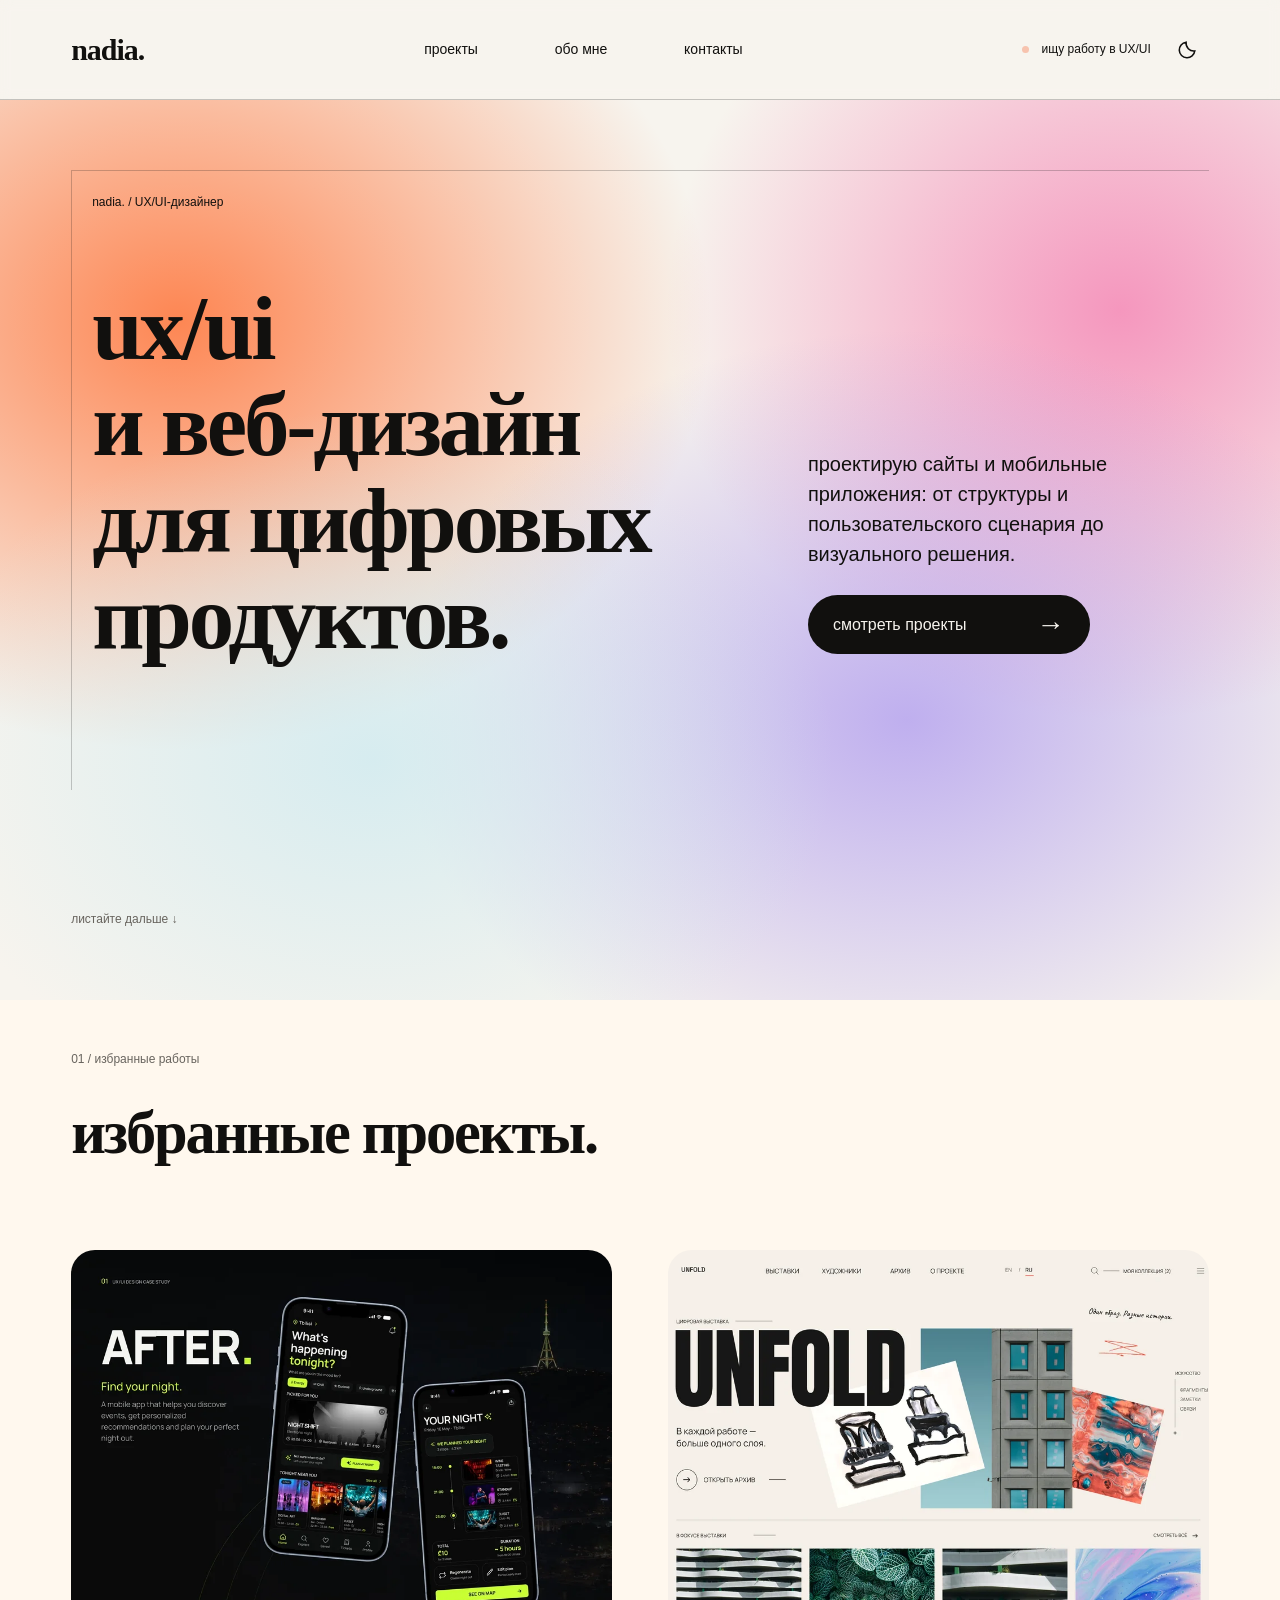
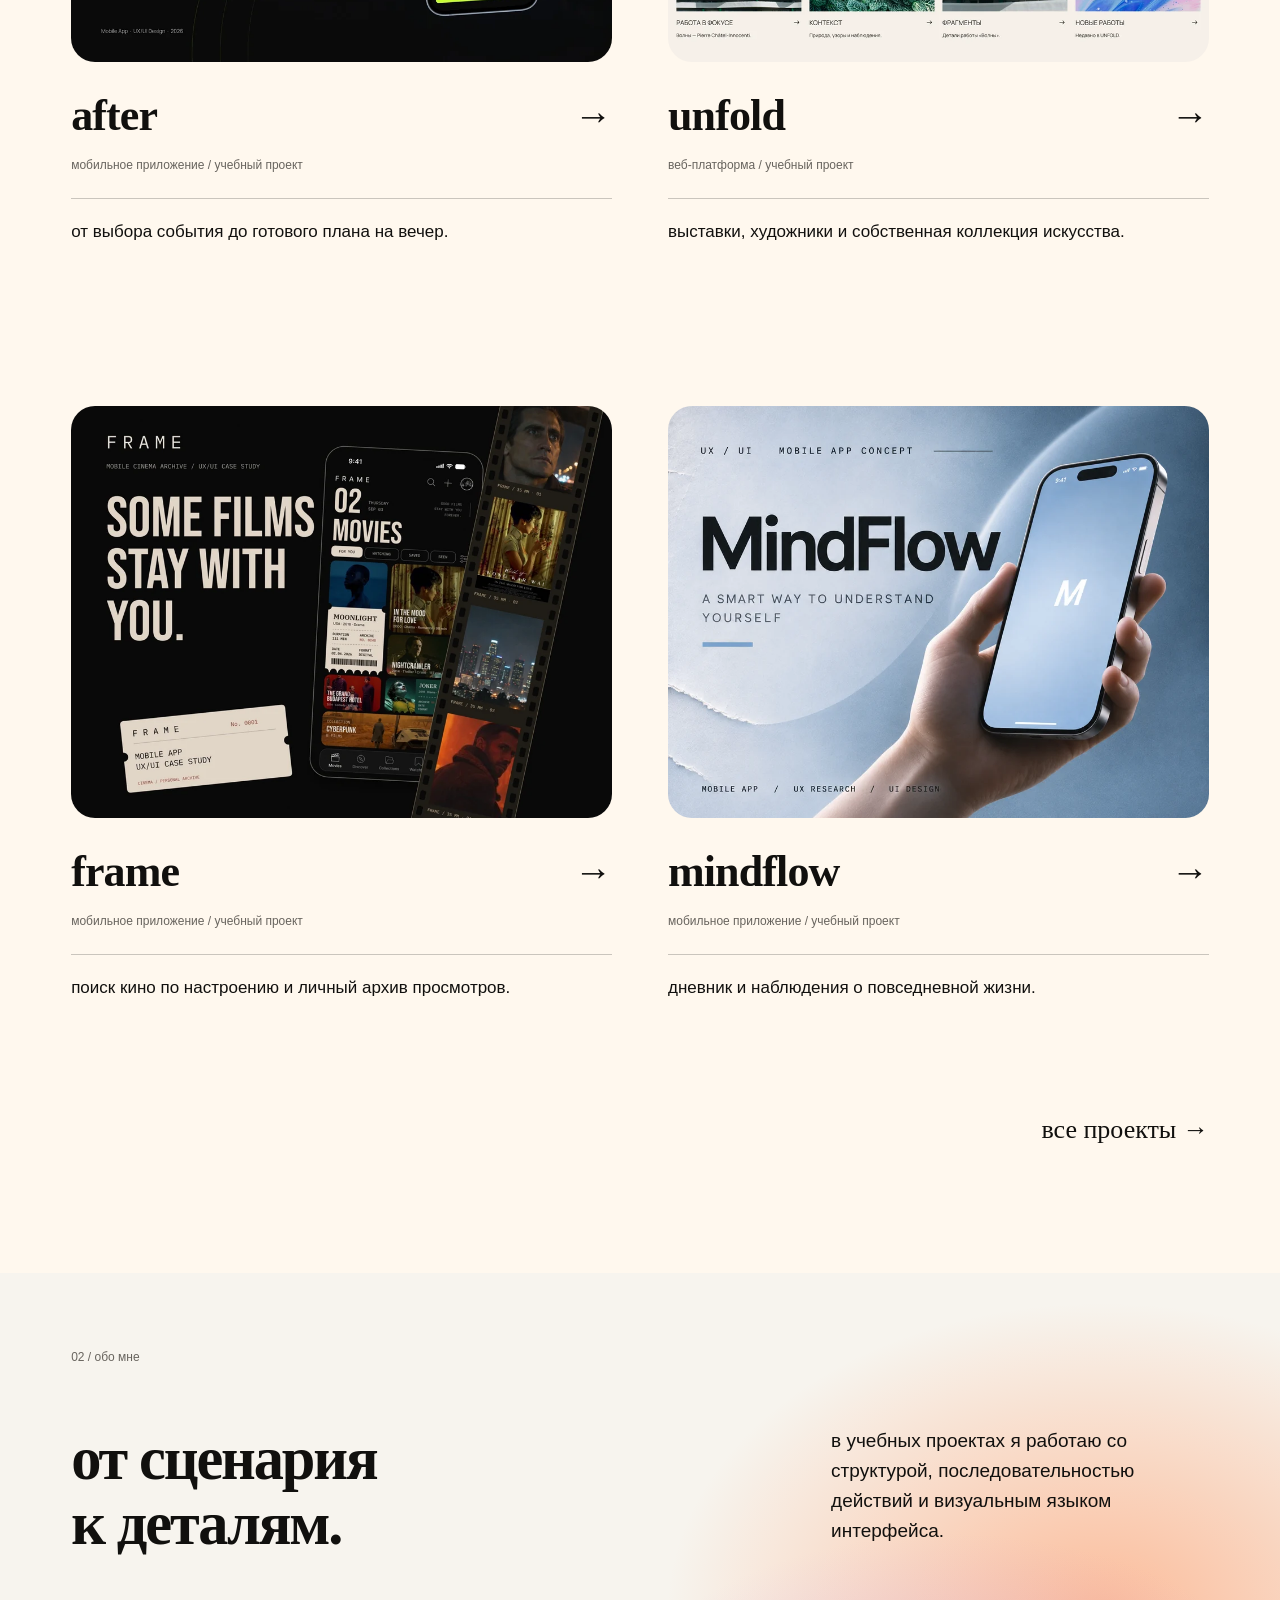
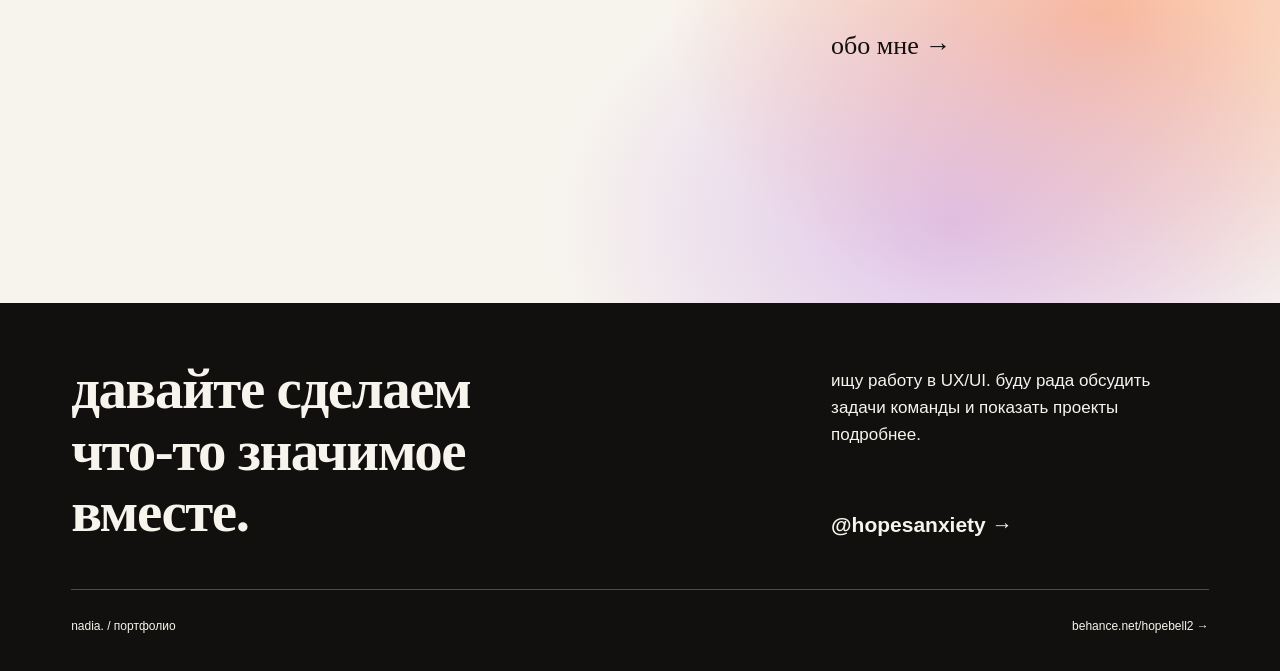
<file: index.html>
<!doctype html><html lang="ru"><head><meta charset="utf-8"><meta name="viewport" content="width=device-width, initial-scale=1"><meta name="description" content="Портфолио UX/UI-дизайнера: учебные проекты сайтов и мобильных приложений."><meta name="theme-color" content="#f7f4ee"><title>UX/UI и веб-дизайн для цифровых продуктов — nadia.</title><link rel="icon" href="favicon.svg?v=20261114ah" type="image/svg+xml"><script src="theme.js?v=20261114ah"></script><link rel="stylesheet" href="style.css?v=20261114ah"><script src="app.js?v=20261114ah" defer></script></head><body data-page="index"><a class="skip" href="#main">Перейти к содержанию</a><header class="site-header"><div class="header-inner"><a class="brand" href="index.html?v=20261114ah" aria-label="nadia. — главная">nadia.</a><nav aria-label="Основная навигация"><a href="projects.html?v=20261114ah" >проекты</a><a href="about.html?v=20261114ah" >обо мне</a><a href="contact.html?v=20261114ah" >контакты</a></nav><div class="header-actions"><a class="status" href="contact.html?v=20261114ah"><span aria-hidden="true"></span>ищу работу в UX/UI</a><button class="theme-toggle" type="button" aria-label="Включить тёмную тему" aria-pressed="false" title="Включить тёмную тему" disabled><svg class="theme-moon" viewBox="0 0 24 24" fill="none" stroke="currentColor" stroke-width="1.7" aria-hidden="true"><path d="M20.5 13A8.5 8.5 0 0 1 11 3.5 8.5 8.5 0 1 0 20.5 13Z"/></svg><svg class="theme-sun" viewBox="0 0 24 24" fill="none" stroke="currentColor" stroke-width="1.7" aria-hidden="true"><circle cx="12" cy="12" r="4"/><path d="M12 2v2m0 16v2M2 12h2m16 0h2M5 5l1.5 1.5m11 11L19 19M5 19l1.5-1.5m11-11L19 5"/></svg></button></div></div></header><main id="main"><section class="home-hero glow"><div class="hero-frame"><p class="eyebrow">nadia. / UX/UI-дизайнер</p><div class="hero-grid"><h1>ux/ui<br>и веб-дизайн<br>для цифровых<br>продуктов.</h1><div class="hero-intro"><p>проектирую сайты и мобильные приложения: от структуры и пользовательского сценария до визуального решения.</p><div class="project-cta"><a class="pill" href="#selected">смотреть проекты<span class="link-arrow" aria-hidden="true">→</span></a></div></div></div></div><a class="scroll-cue" href="#selected">листайте дальше ↓</a></section><section class="selected content" id="selected"><p class="eyebrow">01 / избранные работы</p><h2 data-reveal>избранные проекты.</h2><div class="project-grid"><div class="project-entry project-entry--left" data-reveal><a class="project-card" href="after.html?v=20261114ah"><img src="assets/after-cover-960.webp" srcset="assets/after-cover-480.webp 480w, assets/after-cover-960.webp 960w, assets/after-cover-1600.webp 1600w" sizes="(max-width: 700px) 92vw, (max-width: 1100px) 45vw, 612px" width="1600" height="1222" alt="AFTER — от выбора события до готового плана на вечер." loading="eager" decoding="async" fetchpriority="high"><div class="card-title"><h3>after</h3><span class="link-arrow" aria-hidden="true">→</span></div><p class="eyebrow">мобильное приложение / учебный проект</p><p class="card-desc">от выбора события до готового плана на вечер.</p></a></div><div class="project-entry project-entry--right" data-reveal><a class="project-card" href="unfold.html?v=20261114ah"><img src="assets/unfold-cover-r2-960.webp" srcset="assets/unfold-cover-r2-480.webp 480w, assets/unfold-cover-r2-960.webp 960w, assets/unfold-cover-r2-1600.webp 1600w" sizes="(max-width: 700px) 92vw, (max-width: 1100px) 45vw, 612px" width="2560" height="1941" alt="UNFOLD — выставки, художники и собственная коллекция искусства." loading="lazy" decoding="async"><div class="card-title"><h3>unfold</h3><span class="link-arrow" aria-hidden="true">→</span></div><p class="eyebrow">веб-платформа / учебный проект</p><p class="card-desc">выставки, художники и собственная коллекция искусства.</p></a></div><div class="project-entry project-entry--left" data-reveal><a class="project-card" href="frame.html?v=20261114ah"><img src="assets/frame-cover-r2-960.webp" srcset="assets/frame-cover-r2-480.webp 480w, assets/frame-cover-r2-960.webp 960w, assets/frame-cover-r2-1600.webp 1600w" sizes="(max-width: 700px) 92vw, (max-width: 1100px) 45vw, 612px" width="1600" height="1213" alt="FRAME — поиск кино по настроению и личный архив просмотров." loading="lazy" decoding="async"><div class="card-title"><h3>frame</h3><span class="link-arrow" aria-hidden="true">→</span></div><p class="eyebrow">мобильное приложение / учебный проект</p><p class="card-desc">поиск кино по настроению и личный архив просмотров.</p></a></div><div class="project-entry project-entry--right" data-reveal><a class="project-card" href="mindflow.html?v=20261114ah"><img src="assets/mindflow-cover-960.webp" srcset="assets/mindflow-cover-480.webp 480w, assets/mindflow-cover-960.webp 960w, assets/mindflow-cover-1418.webp 1418w" sizes="(max-width: 700px) 92vw, (max-width: 1100px) 45vw, 612px" width="1418" height="1109" alt="MINDFLOW — дневник и наблюдения о повседневной жизни." loading="lazy" decoding="async"><div class="card-title"><h3>mindflow</h3><span class="link-arrow" aria-hidden="true">→</span></div><p class="eyebrow">мобильное приложение / учебный проект</p><p class="card-desc">дневник и наблюдения о повседневной жизни.</p></a></div></div><a class="text-link all-projects" href="projects.html?v=20261114ah">все проекты <span class="link-arrow" aria-hidden="true">→</span></a></section><section class="about-strip content glow-soft"><p class="eyebrow">02 / обо мне</p><div class="split"><h2 data-reveal>от сценария<br>к деталям.</h2><div><p>в учебных проектах я работаю со структурой, последовательностью действий и визуальным языком интерфейса.</p><a class="text-link" href="about.html?v=20261114ah">обо мне <span class="link-arrow" aria-hidden="true">→</span></a></div></div></section></main><footer class="footer"><div class="footer-grid"><h2>давайте сделаем<br>что-то значимое<br>вместе.</h2><div><p>ищу работу в UX/UI. буду рада обсудить задачи команды и показать проекты подробнее.</p><a class="telegram" href="https://t.me/hopesanxiety">@hopesanxiety <span class="link-arrow" aria-hidden="true">→</span></a></div></div><div class="footer-bottom"><span>nadia. / портфолио</span><a href="https://www.behance.net/hopebell2">behance.net/hopebell2 <span class="link-arrow" aria-hidden="true">→</span></a></div></footer><dialog class="lightbox" aria-label="Просмотр экрана проекта"><button class="close-dialog" type="button" aria-label="Закрыть изображение">×</button><img alt=""></dialog></body></html>
</file>
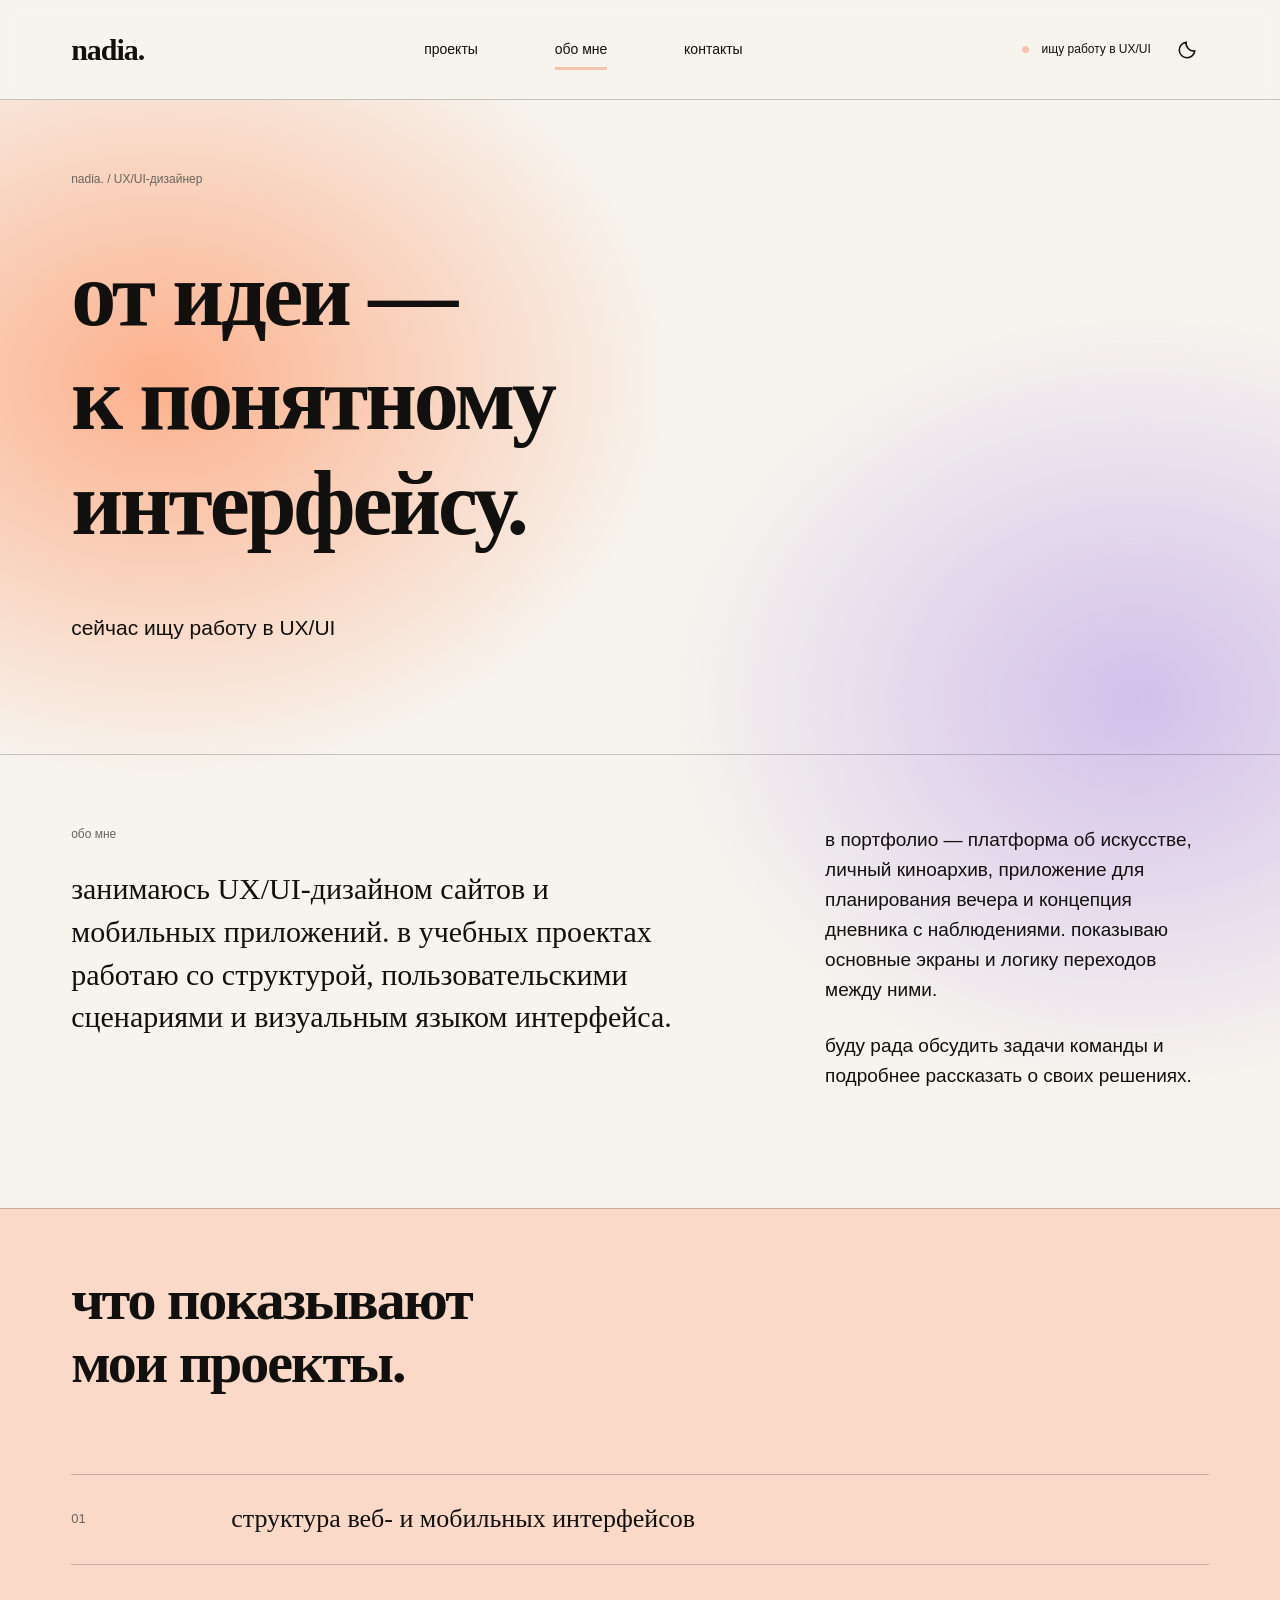
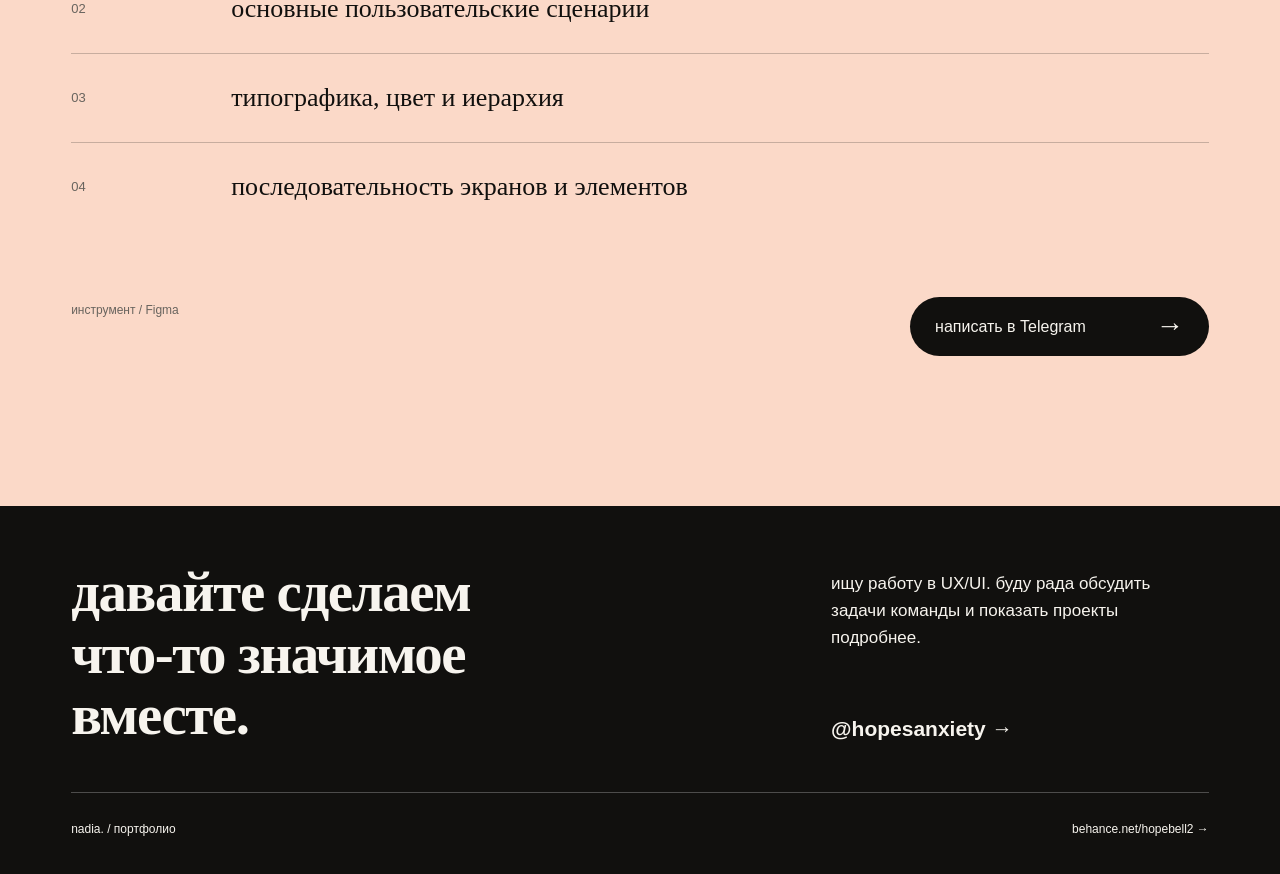
<file: about.html>
<!doctype html><html lang="ru"><head><meta charset="utf-8"><meta name="viewport" content="width=device-width, initial-scale=1"><meta name="description" content="Портфолио UX/UI-дизайнера: учебные проекты сайтов и мобильных приложений."><meta name="theme-color" content="#f7f4ee"><title>Обо мне — nadia.</title><link rel="icon" href="favicon.svg?v=20261114ah" type="image/svg+xml"><script src="theme.js?v=20261114ah"></script><link rel="stylesheet" href="style.css?v=20261114ah"><script src="app.js?v=20261114ah" defer></script></head><body data-page="about"><a class="skip" href="#main">Перейти к содержанию</a><header class="site-header"><div class="header-inner"><a class="brand" href="index.html?v=20261114ah" aria-label="nadia. — главная">nadia.</a><nav aria-label="Основная навигация"><a href="projects.html?v=20261114ah" >проекты</a><a href="about.html?v=20261114ah" aria-current="page">обо мне</a><a href="contact.html?v=20261114ah" >контакты</a></nav><div class="header-actions"><a class="status" href="contact.html?v=20261114ah"><span aria-hidden="true"></span>ищу работу в UX/UI</a><button class="theme-toggle" type="button" aria-label="Включить тёмную тему" aria-pressed="false" title="Включить тёмную тему" disabled><svg class="theme-moon" viewBox="0 0 24 24" fill="none" stroke="currentColor" stroke-width="1.7" aria-hidden="true"><path d="M20.5 13A8.5 8.5 0 0 1 11 3.5 8.5 8.5 0 1 0 20.5 13Z"/></svg><svg class="theme-sun" viewBox="0 0 24 24" fill="none" stroke="currentColor" stroke-width="1.7" aria-hidden="true"><circle cx="12" cy="12" r="4"/><path d="M12 2v2m0 16v2M2 12h2m16 0h2M5 5l1.5 1.5m11 11L19 19M5 19l1.5-1.5m11-11L19 5"/></svg></button></div></div></header><main id="main"><section class="content about-hero glow-soft"><p class="eyebrow">nadia. / UX/UI-дизайнер</p><h1>от идеи —<br>к понятному<br>интерфейсу.</h1><p>сейчас ищу работу в UX/UI</p></section><section class="content brief about-brief"><div><p class="eyebrow">обо мне</p><p class="task">занимаюсь UX/UI-дизайном сайтов и мобильных приложений. в учебных проектах работаю со структурой, пользовательскими сценариями и визуальным языком интерфейса.</p></div><div><p>в портфолио — платформа об искусстве, личный киноархив, приложение для планирования вечера и концепция дневника с наблюдениями. показываю основные экраны и логику переходов между ними.</p><p>буду рада обсудить задачи команды и подробнее рассказать о своих решениях.</p></div></section><section class="content skills"><h2 data-reveal>что показывают<br>мои проекты.</h2><ol><li><span class="skill-label">структура веб- и мобильных интерфейсов</span></li><li><span class="skill-label">основные пользовательские сценарии</span></li><li><span class="skill-label">типографика, цвет и иерархия</span></li><li><span class="skill-label">последовательность экранов и элементов</span></li></ol><div class="skills-bottom"><p class="eyebrow">инструмент / Figma</p><a class="pill" href="https://t.me/hopesanxiety">написать в Telegram<span class="link-arrow" aria-hidden="true">→</span></a></div></section></main><footer class="footer"><div class="footer-grid"><h2>давайте сделаем<br>что-то значимое<br>вместе.</h2><div><p>ищу работу в UX/UI. буду рада обсудить задачи команды и показать проекты подробнее.</p><a class="telegram" href="https://t.me/hopesanxiety">@hopesanxiety <span class="link-arrow" aria-hidden="true">→</span></a></div></div><div class="footer-bottom"><span>nadia. / портфолио</span><a href="https://www.behance.net/hopebell2">behance.net/hopebell2 <span class="link-arrow" aria-hidden="true">→</span></a></div></footer><dialog class="lightbox" aria-label="Просмотр экрана проекта"><button class="close-dialog" type="button" aria-label="Закрыть изображение">×</button><img alt=""></dialog></body></html>
</file>
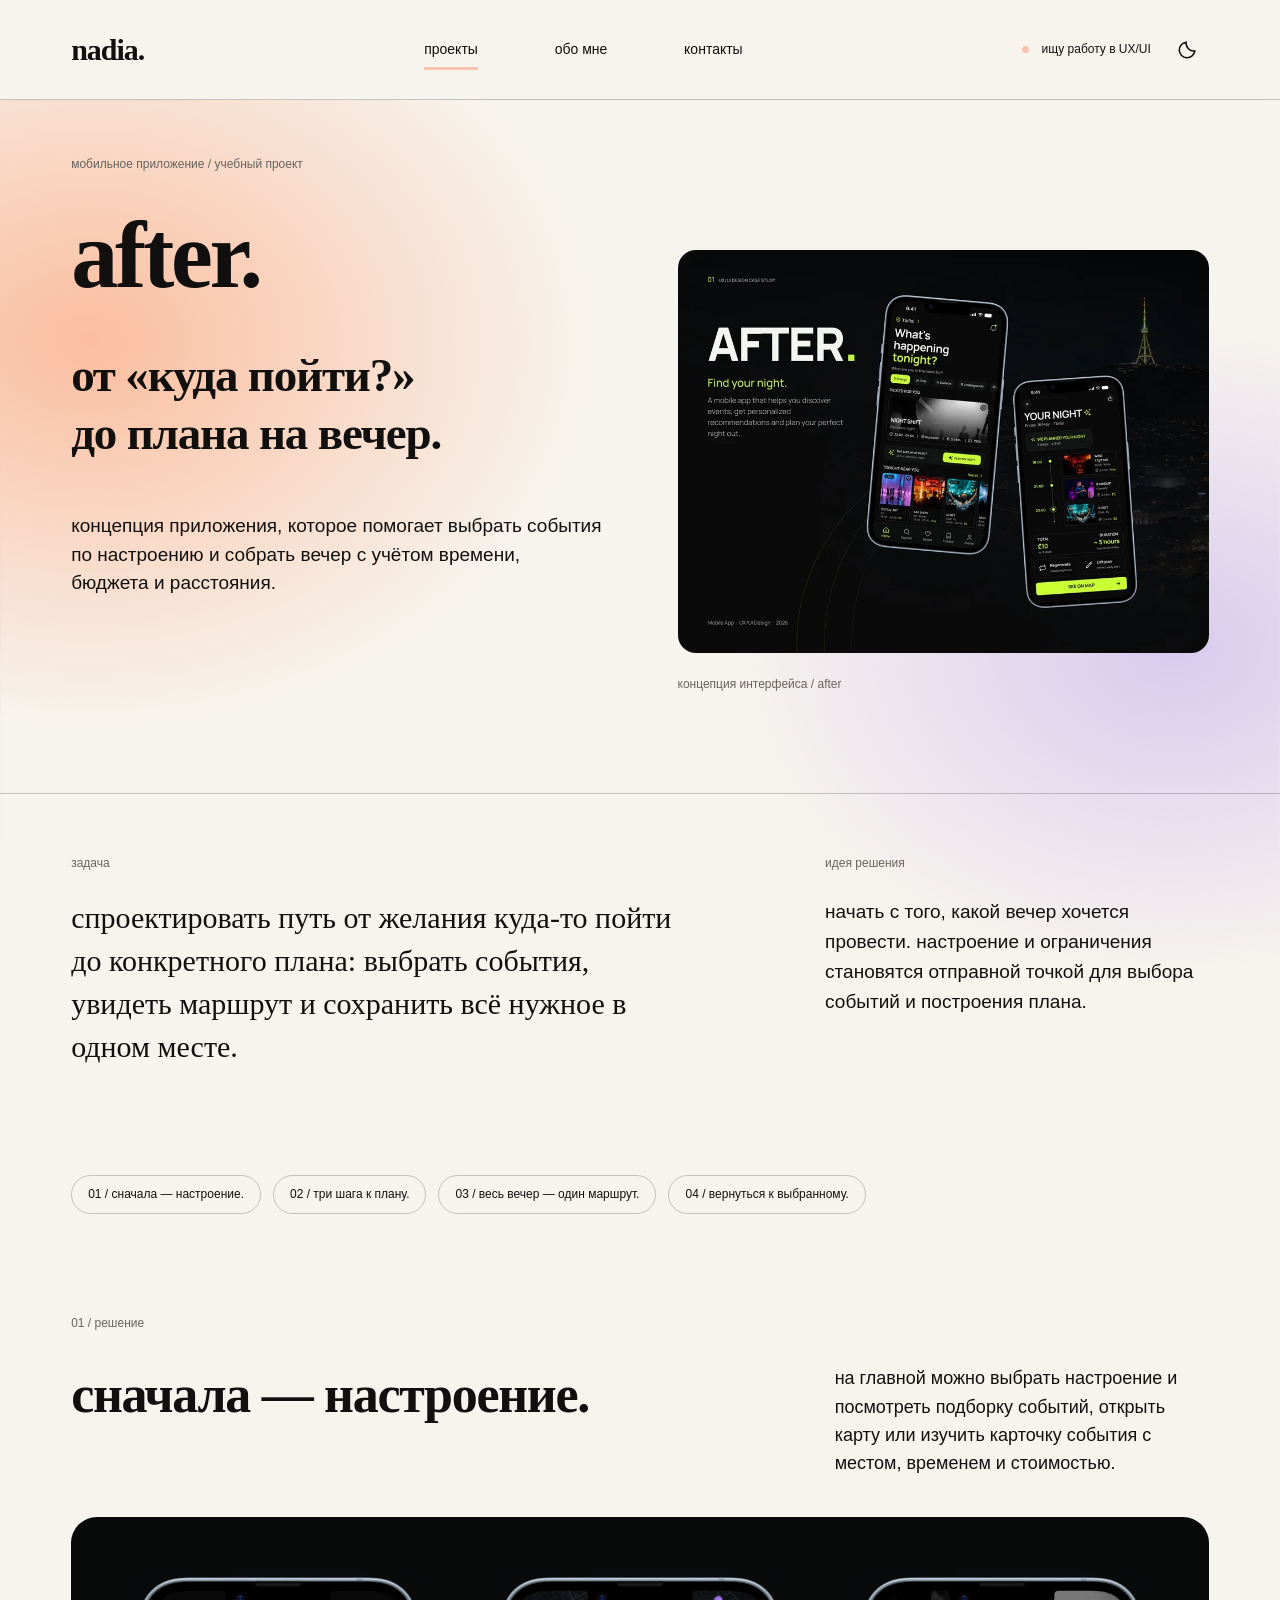
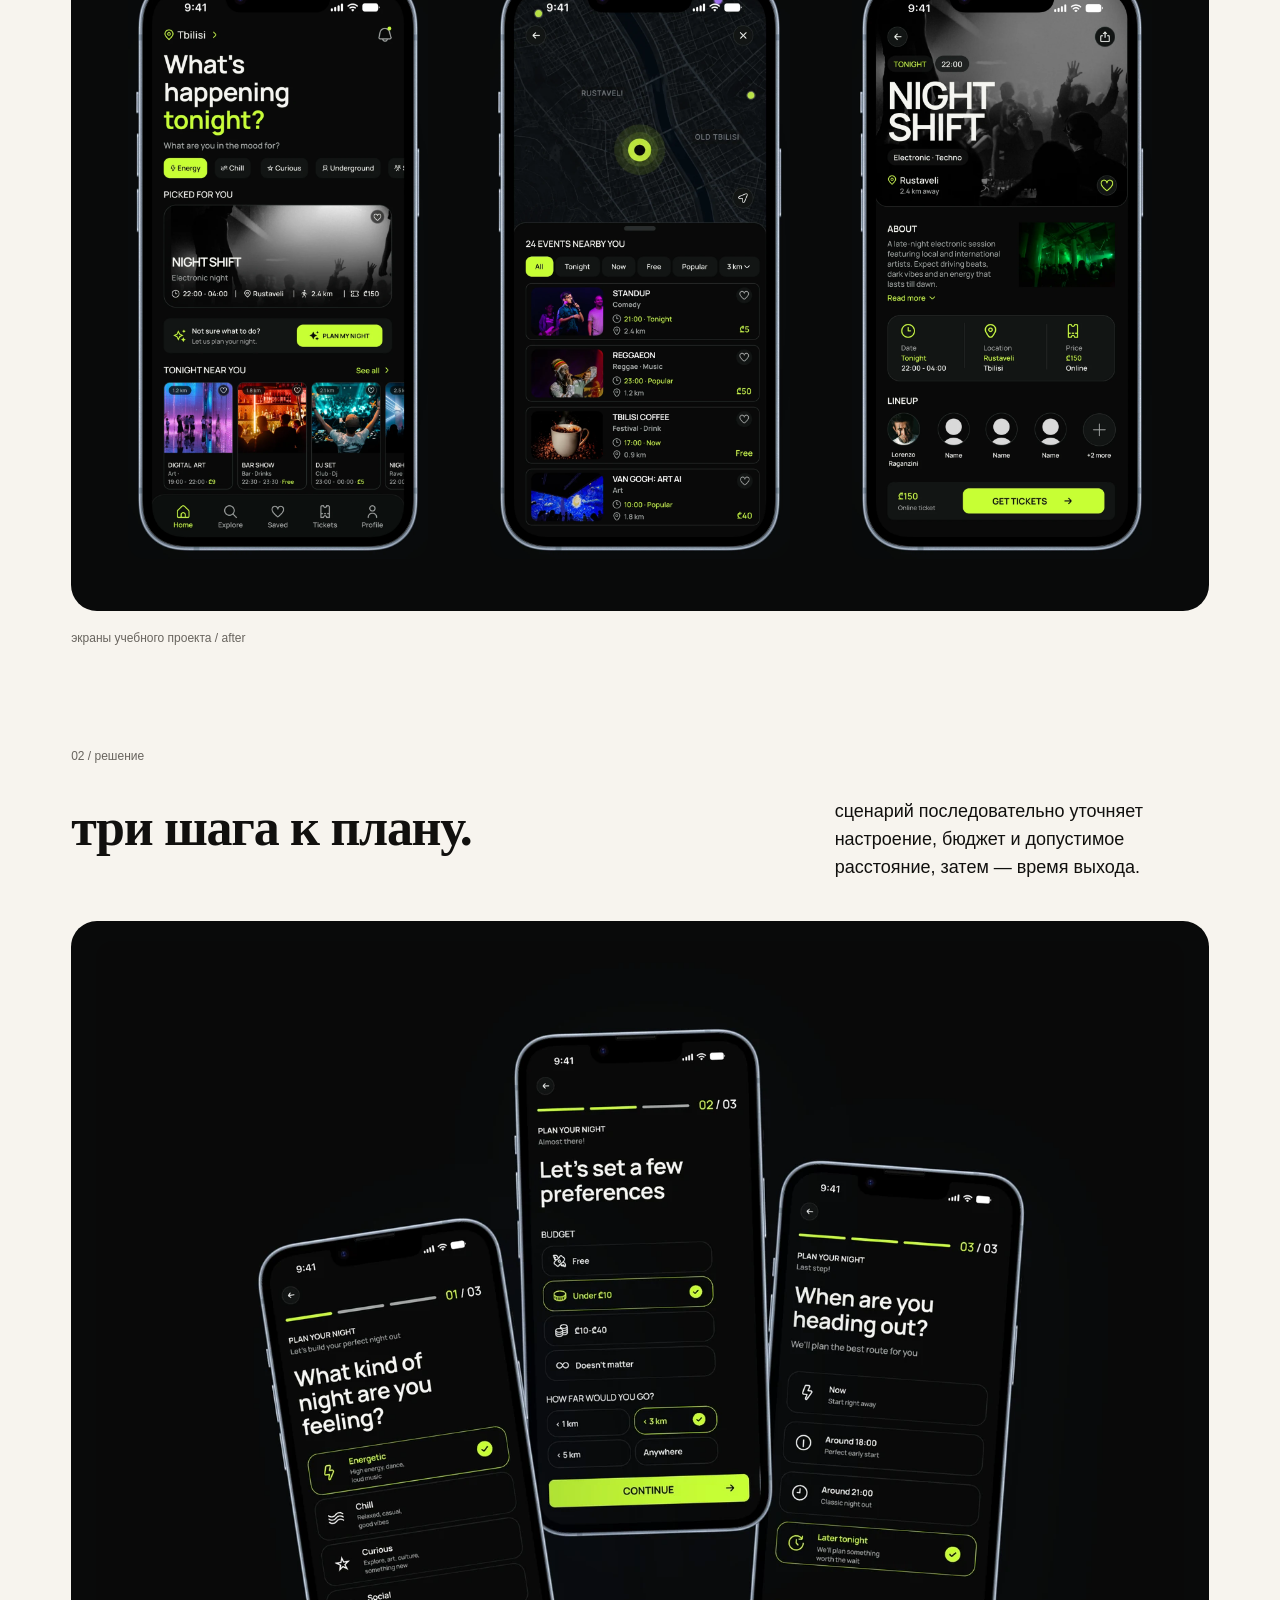
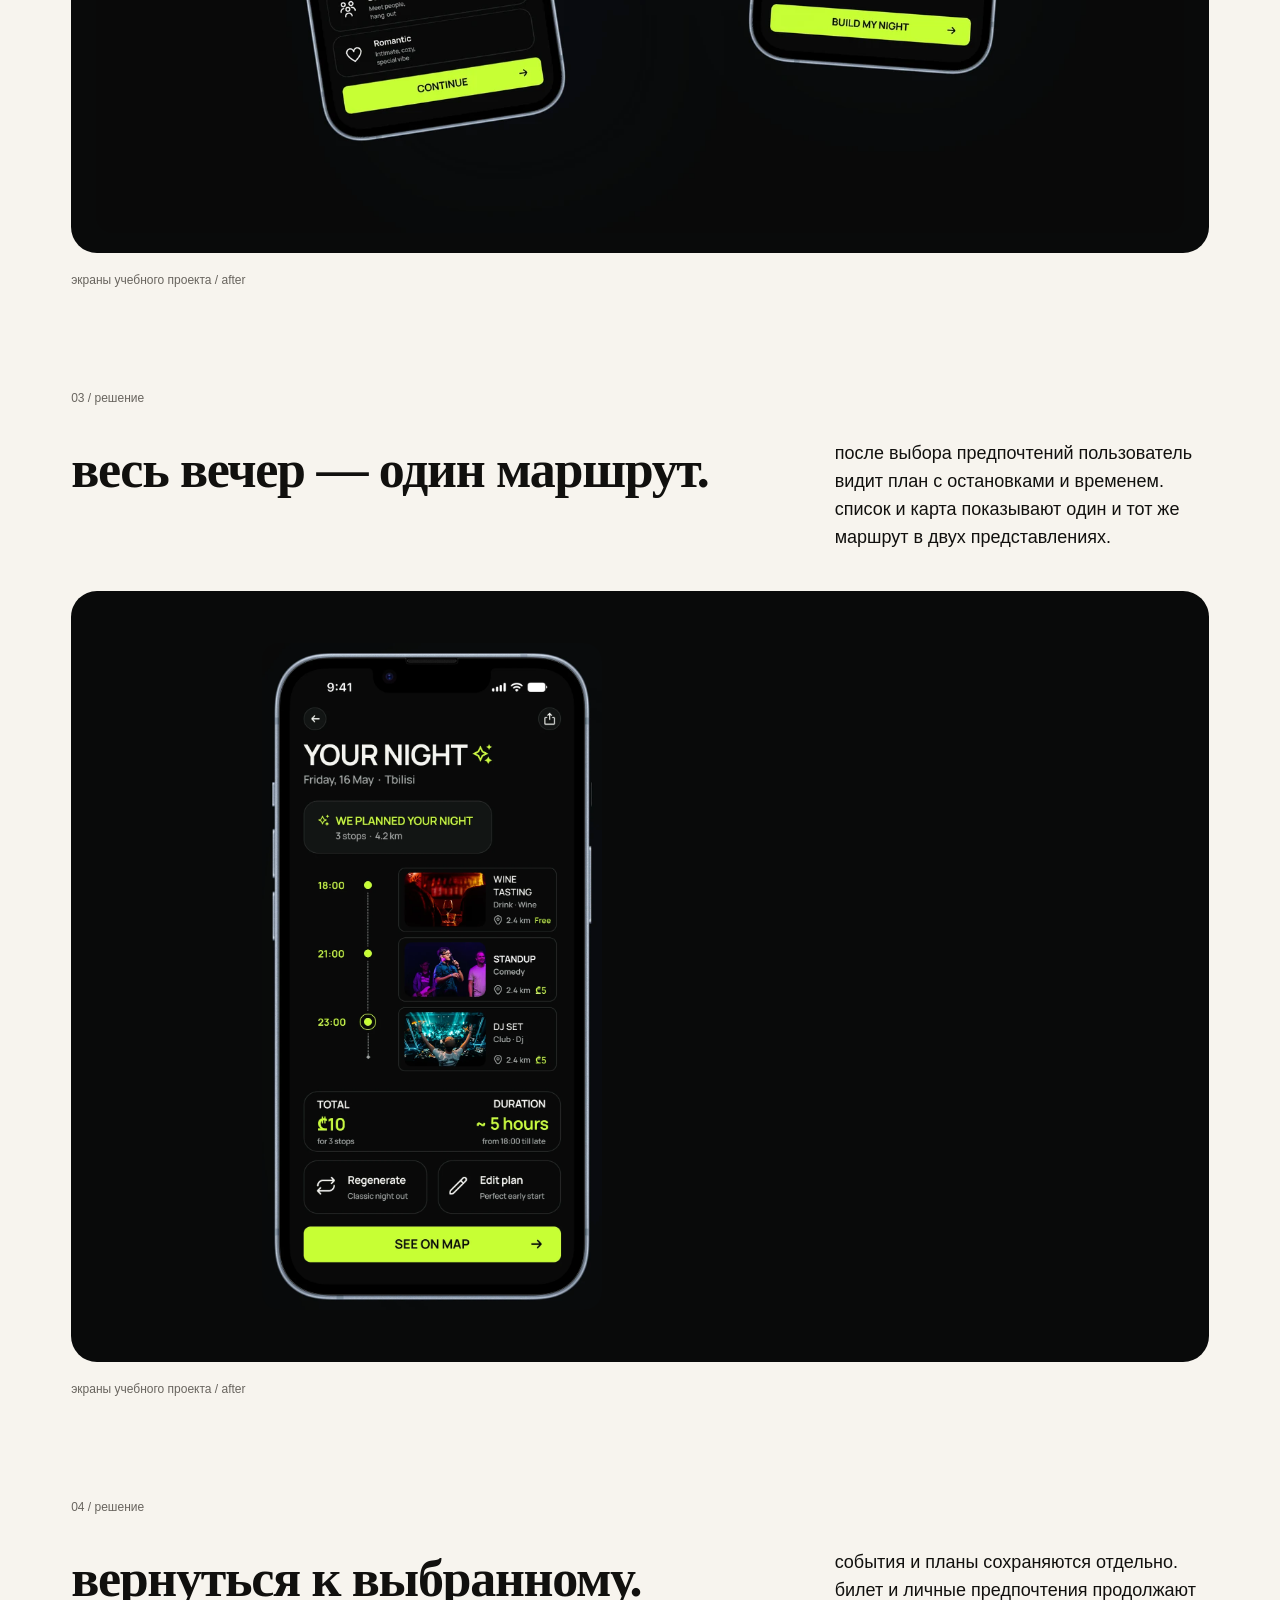
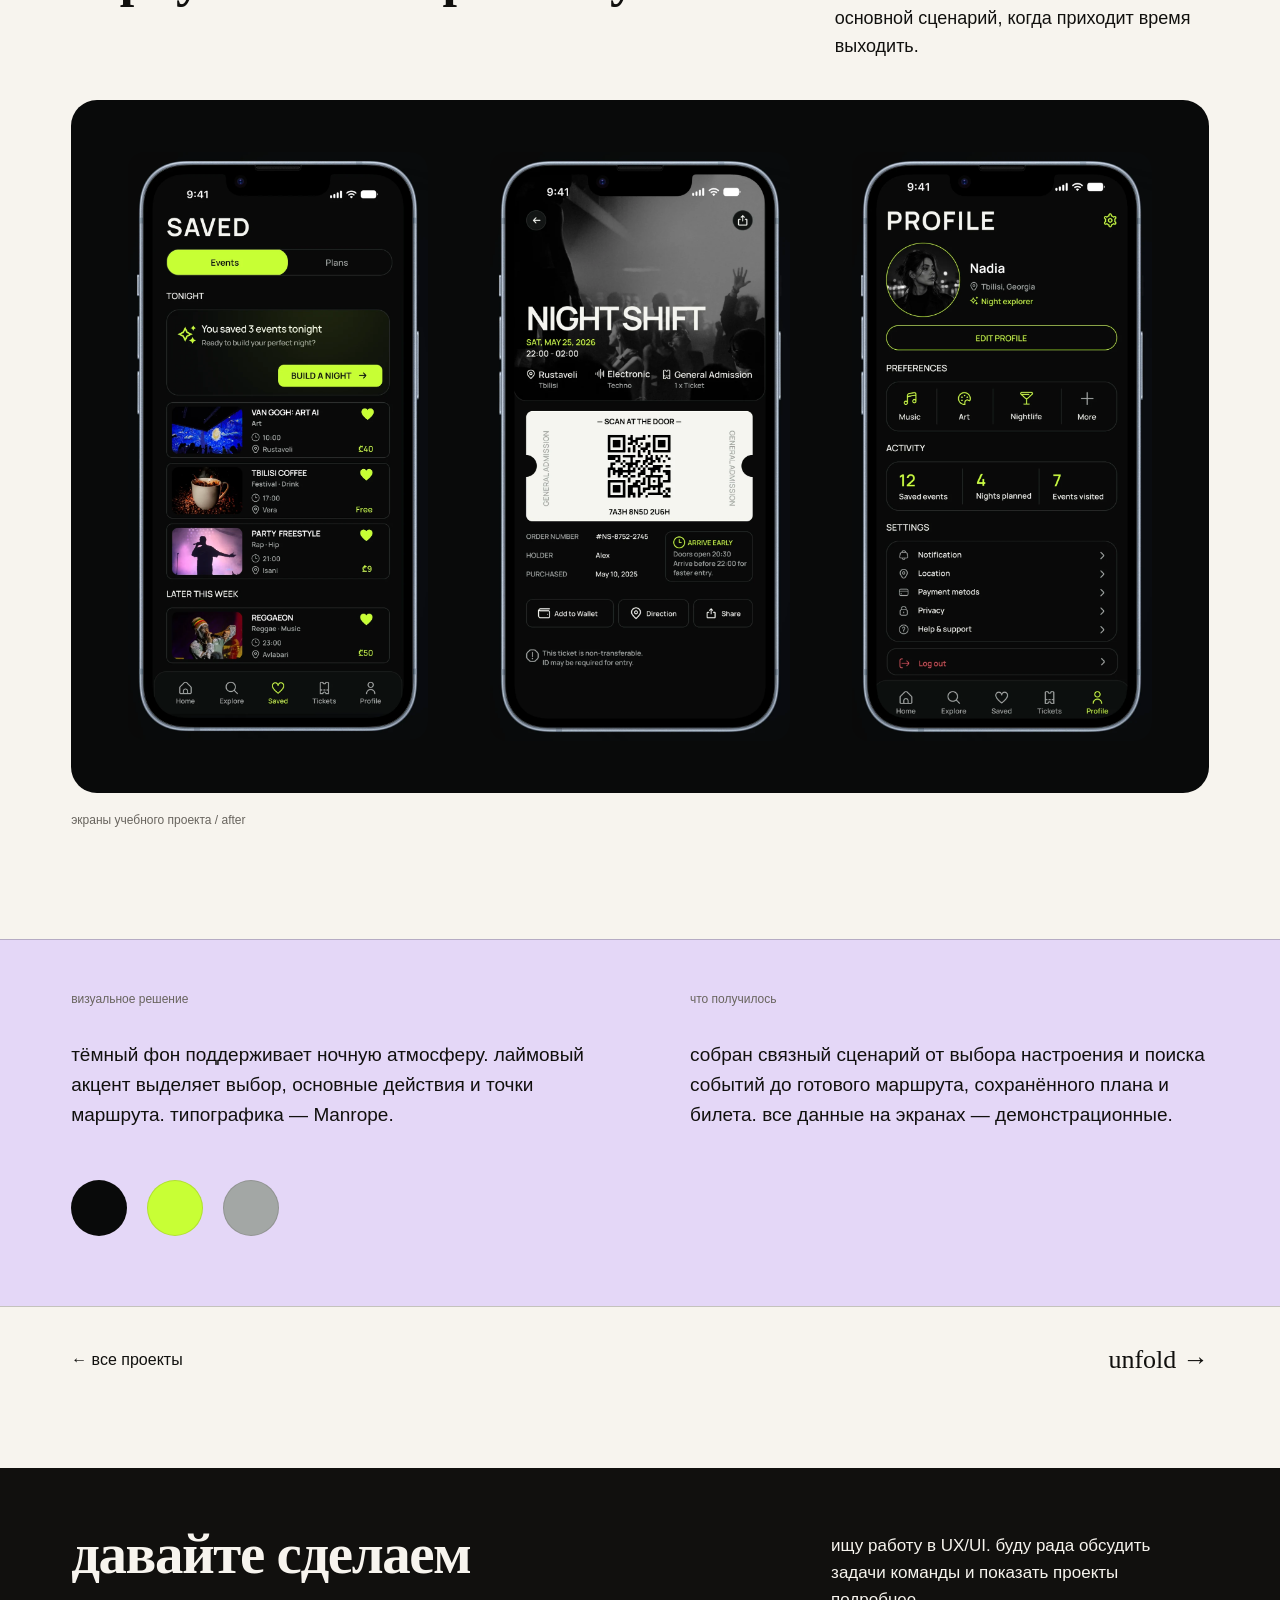
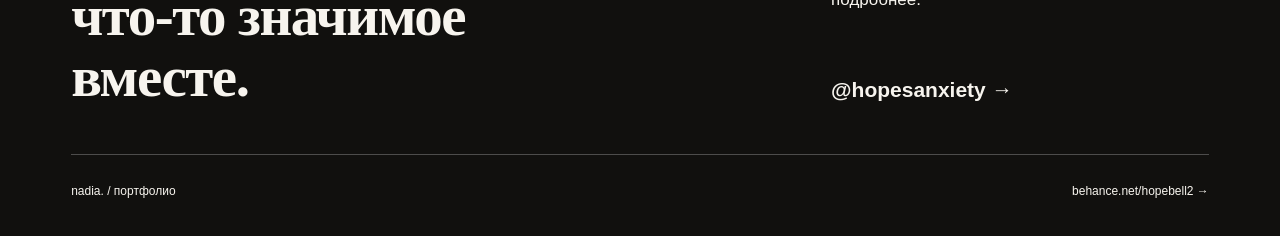
<file: after.html>
<!doctype html><html lang="ru"><head><meta charset="utf-8"><meta name="viewport" content="width=device-width, initial-scale=1"><meta name="description" content="концепция приложения, которое помогает выбрать события по настроению и собрать вечер с учётом времени, бюджета и расстояния."><meta name="theme-color" content="#f7f4ee"><title>AFTER — nadia.</title><link rel="icon" href="favicon.svg?v=20261114ah" type="image/svg+xml"><script src="theme.js?v=20261114ah"></script><link rel="stylesheet" href="style.css?v=20261114ah"><script src="app.js?v=20261114ah" defer></script></head><body data-page="after"><a class="skip" href="#main">Перейти к содержанию</a><header class="site-header"><div class="header-inner"><a class="brand" href="index.html?v=20261114ah" aria-label="nadia. — главная">nadia.</a><nav aria-label="Основная навигация"><a href="projects.html?v=20261114ah" aria-current="page">проекты</a><a href="about.html?v=20261114ah" >обо мне</a><a href="contact.html?v=20261114ah" >контакты</a></nav><div class="header-actions"><a class="status" href="contact.html?v=20261114ah"><span aria-hidden="true"></span>ищу работу в UX/UI</a><button class="theme-toggle" type="button" aria-label="Включить тёмную тему" aria-pressed="false" title="Включить тёмную тему" disabled><svg class="theme-moon" viewBox="0 0 24 24" fill="none" stroke="currentColor" stroke-width="1.7" aria-hidden="true"><path d="M20.5 13A8.5 8.5 0 0 1 11 3.5 8.5 8.5 0 1 0 20.5 13Z"/></svg><svg class="theme-sun" viewBox="0 0 24 24" fill="none" stroke="currentColor" stroke-width="1.7" aria-hidden="true"><circle cx="12" cy="12" r="4"/><path d="M12 2v2m0 16v2M2 12h2m16 0h2M5 5l1.5 1.5m11 11L19 19M5 19l1.5-1.5m11-11L19 5"/></svg></button></div></div></header><main id="main"><section class="case-hero content glow-soft"><p class="eyebrow">мобильное приложение / учебный проект</p><div class="case-hero-grid"><div><h1>after.</h1><h2>от «куда пойти?»<br>до плана на вечер.</h2><p>концепция приложения, которое помогает выбрать события по настроению и собрать вечер с учётом времени, бюджета и расстояния.</p></div><figure><button class="zoom-image" type="button" data-zoom="assets/after-cover-1600.webp" aria-label="Увеличить: AFTER — обложка учебного проекта"><img src="assets/after-cover-960.webp" srcset="assets/after-cover-480.webp 480w, assets/after-cover-960.webp 960w, assets/after-cover-1600.webp 1600w" sizes="(max-width: 700px) 92vw, (max-width: 1100px) 45vw, 612px" width="1600" height="1222" alt="AFTER — обложка учебного проекта" loading="eager" decoding="async" fetchpriority="high"><span class="zoom-hint" aria-hidden="true">↗</span></button><figcaption>концепция интерфейса / after</figcaption></figure></div></section><section class="content brief"><div><p class="eyebrow">задача</p><p class="task">спроектировать путь от желания куда-то пойти до конкретного плана: выбрать события, увидеть маршрут и сохранить всё нужное в одном месте.</p></div><div><p class="eyebrow">идея решения</p><p>начать с того, какой вечер хочется провести. настроение и ограничения становятся отправной точкой для выбора событий и построения плана.</p></div></section><nav class="case-contents content" aria-label="Разделы кейса"><a href="#solution-1">01 / сначала — настроение.</a><a href="#solution-2">02 / три шага к плану.</a><a href="#solution-3">03 / весь вечер — один маршрут.</a><a href="#solution-4">04 / вернуться к выбранному.</a></nav><section class="case-section content" id="solution-1"><p class="eyebrow">01 / решение</p><div class="section-heading" data-reveal><h2>сначала — настроение.</h2><p>на главной можно выбрать настроение и посмотреть подборку событий, открыть карту или изучить карточку события с местом, временем и стоимостью.</p></div><div class="screen-stage phones count-3" style="--stage:#090A0A"><button class="zoom-image" type="button" data-zoom="assets/after-home-phone-r2-1120.webp" aria-label="Увеличить: AFTER — сначала — настроение. Экран 1"><img src="assets/after-home-phone-r2-960.webp" srcset="assets/after-home-phone-r2-480.webp 480w, assets/after-home-phone-r2-960.webp 960w, assets/after-home-phone-r2-1120.webp 1120w" sizes="(max-width: 700px) 92vw, (max-width: 1100px) 45vw, 612px" width="1120" height="2200" alt="AFTER — сначала — настроение. Экран 1" loading="lazy" decoding="async"><span class="zoom-hint" aria-hidden="true">↗</span></button><button class="zoom-image" type="button" data-zoom="assets/after-map-phone-r2-1120.webp" aria-label="Увеличить: AFTER — сначала — настроение. Экран 2"><img src="assets/after-map-phone-r2-960.webp" srcset="assets/after-map-phone-r2-480.webp 480w, assets/after-map-phone-r2-960.webp 960w, assets/after-map-phone-r2-1120.webp 1120w" sizes="(max-width: 700px) 92vw, (max-width: 1100px) 45vw, 612px" width="1120" height="2200" alt="AFTER — сначала — настроение. Экран 2" loading="lazy" decoding="async"><span class="zoom-hint" aria-hidden="true">↗</span></button><button class="zoom-image" type="button" data-zoom="assets/after-event-phone-r2-1120.webp" aria-label="Увеличить: AFTER — сначала — настроение. Экран 3"><img src="assets/after-event-phone-r2-960.webp" srcset="assets/after-event-phone-r2-480.webp 480w, assets/after-event-phone-r2-960.webp 960w, assets/after-event-phone-r2-1120.webp 1120w" sizes="(max-width: 700px) 92vw, (max-width: 1100px) 45vw, 612px" width="1120" height="2200" alt="AFTER — сначала — настроение. Экран 3" loading="lazy" decoding="async"><span class="zoom-hint" aria-hidden="true">↗</span></button></div><p class="eyebrow caption">экраны учебного проекта / after</p></section><section class="case-section content" id="solution-2"><p class="eyebrow">02 / решение</p><div class="section-heading" data-reveal><h2>три шага к плану.</h2><p>сценарий последовательно уточняет настроение, бюджет и допустимое расстояние, затем — время выхода.</p></div><div class="screen-stage wide count-1" style="--stage:#090A0A"><button class="zoom-image" type="button" data-zoom="assets/after-steps-phones-r3-2560.webp" aria-label="Увеличить: AFTER — три шага к плану. Экран 1"><img src="assets/after-steps-phones-r3-1600.webp" srcset="assets/after-steps-phones-r3-480.webp 480w, assets/after-steps-phones-r3-960.webp 960w, assets/after-steps-phones-r3-1600.webp 1600w, assets/after-steps-phones-r3-2560.webp 2560w" sizes="(max-width:700px) calc(100vw - 68px), (max-width:1600px) 85vw, 1390px" width="2560" height="2100" alt="AFTER — три шага к плану. Экран 1" loading="lazy" decoding="async"><span class="zoom-hint" aria-hidden="true">↗</span></button></div><p class="eyebrow caption">экраны учебного проекта / after</p></section><section class="case-section content" id="solution-3"><p class="eyebrow">03 / решение</p><div class="section-heading" data-reveal><h2>весь вечер — один маршрут.</h2><p>после выбора предпочтений пользователь видит план с остановками и временем. список и карта показывают один и тот же маршрут в двух представлениях.</p></div><div class="screen-stage phones count-2" style="--stage:#090A0A"><button class="zoom-image" type="button" data-zoom="assets/after-plan-phone-r2-1070.webp" aria-label="Увеличить: AFTER — весь вечер — один маршрут. Экран 1"><img src="assets/after-plan-phone-r2-960.webp" srcset="assets/after-plan-phone-r2-480.webp 480w, assets/after-plan-phone-r2-960.webp 960w, assets/after-plan-phone-r2-1070.webp 1070w" sizes="(max-width: 700px) 92vw, (max-width: 1100px) 45vw, 612px" width="1070" height="2096" alt="AFTER — весь вечер — один маршрут. Экран 1" loading="lazy" decoding="async"><span class="zoom-hint" aria-hidden="true">↗</span></button><button class="zoom-image" type="button" data-zoom="assets/after-route-phone-r2-1050.webp" aria-label="Увеличить: AFTER — весь вечер — один маршрут. Экран 2"><img src="assets/after-route-phone-r2-960.webp" srcset="assets/after-route-phone-r2-480.webp 480w, assets/after-route-phone-r2-960.webp 960w, assets/after-route-phone-r2-1050.webp 1050w" sizes="(max-width: 700px) 92vw, (max-width: 1100px) 45vw, 612px" width="1050" height="2058" alt="AFTER — весь вечер — один маршрут. Экран 2" loading="lazy" decoding="async"><span class="zoom-hint" aria-hidden="true">↗</span></button></div><p class="eyebrow caption">экраны учебного проекта / after</p></section><section class="case-section content" id="solution-4"><p class="eyebrow">04 / решение</p><div class="section-heading" data-reveal><h2>вернуться к выбранному.</h2><p>события и планы сохраняются отдельно. билет и личные предпочтения продолжают основной сценарий, когда приходит время выходить.</p></div><div class="screen-stage phones count-3" style="--stage:#090A0A"><button class="zoom-image" type="button" data-zoom="assets/after-saved-phone-r2-1120.webp" aria-label="Увеличить: AFTER — вернуться к выбранному. Экран 1"><img src="assets/after-saved-phone-r2-960.webp" srcset="assets/after-saved-phone-r2-480.webp 480w, assets/after-saved-phone-r2-960.webp 960w, assets/after-saved-phone-r2-1120.webp 1120w" sizes="(max-width: 700px) 92vw, (max-width: 1100px) 45vw, 612px" width="1120" height="2192" alt="AFTER — вернуться к выбранному. Экран 1" loading="lazy" decoding="async"><span class="zoom-hint" aria-hidden="true">↗</span></button><button class="zoom-image" type="button" data-zoom="assets/after-ticket-phone-r2-1120.webp" aria-label="Увеличить: AFTER — вернуться к выбранному. Экран 2"><img src="assets/after-ticket-phone-r2-960.webp" srcset="assets/after-ticket-phone-r2-480.webp 480w, assets/after-ticket-phone-r2-960.webp 960w, assets/after-ticket-phone-r2-1120.webp 1120w" sizes="(max-width: 700px) 92vw, (max-width: 1100px) 45vw, 612px" width="1120" height="2194" alt="AFTER — вернуться к выбранному. Экран 2" loading="lazy" decoding="async"><span class="zoom-hint" aria-hidden="true">↗</span></button><button class="zoom-image" type="button" data-zoom="assets/after-profile-phone-r2-1120.webp" aria-label="Увеличить: AFTER — вернуться к выбранному. Экран 3"><img src="assets/after-profile-phone-r2-960.webp" srcset="assets/after-profile-phone-r2-480.webp 480w, assets/after-profile-phone-r2-960.webp 960w, assets/after-profile-phone-r2-1120.webp 1120w" sizes="(max-width: 700px) 92vw, (max-width: 1100px) 45vw, 612px" width="1120" height="2194" alt="AFTER — вернуться к выбранному. Экран 3" loading="lazy" decoding="async"><span class="zoom-hint" aria-hidden="true">↗</span></button></div><p class="eyebrow caption">экраны учебного проекта / after</p></section><section class="content outcome"><div><p class="eyebrow">визуальное решение</p><p>тёмный фон поддерживает ночную атмосферу. лаймовый акцент выделяет выбор, основные действия и точки маршрута. типографика — Manrope.</p><div class="palette" aria-label="Палитра проекта"><span style="background:#090A0A" title="#090A0A"></span><span style="background:#C8FF35" title="#C8FF35"></span><span style="background:#A3A7A5" title="#A3A7A5"></span></div></div><div><p class="eyebrow">что получилось</p><p>собран связный сценарий от выбора настроения и поиска событий до готового маршрута, сохранённого плана и билета. все данные на экранах — демонстрационные.</p></div></section><nav class="content case-next" aria-label="Другие проекты"><a href="projects.html?v=20261114ah"><span class="link-arrow link-arrow--back" aria-hidden="true">←</span> все проекты</a><a class="text-link" href="unfold.html?v=20261114ah">unfold <span class="link-arrow" aria-hidden="true">→</span></a></nav></main><footer class="footer"><div class="footer-grid"><h2>давайте сделаем<br>что-то значимое<br>вместе.</h2><div><p>ищу работу в UX/UI. буду рада обсудить задачи команды и показать проекты подробнее.</p><a class="telegram" href="https://t.me/hopesanxiety">@hopesanxiety <span class="link-arrow" aria-hidden="true">→</span></a></div></div><div class="footer-bottom"><span>nadia. / портфолио</span><a href="https://www.behance.net/hopebell2">behance.net/hopebell2 <span class="link-arrow" aria-hidden="true">→</span></a></div></footer><dialog class="lightbox" aria-label="Просмотр экрана проекта"><button class="close-dialog" type="button" aria-label="Закрыть изображение">×</button><img alt=""></dialog></body></html>
</file>
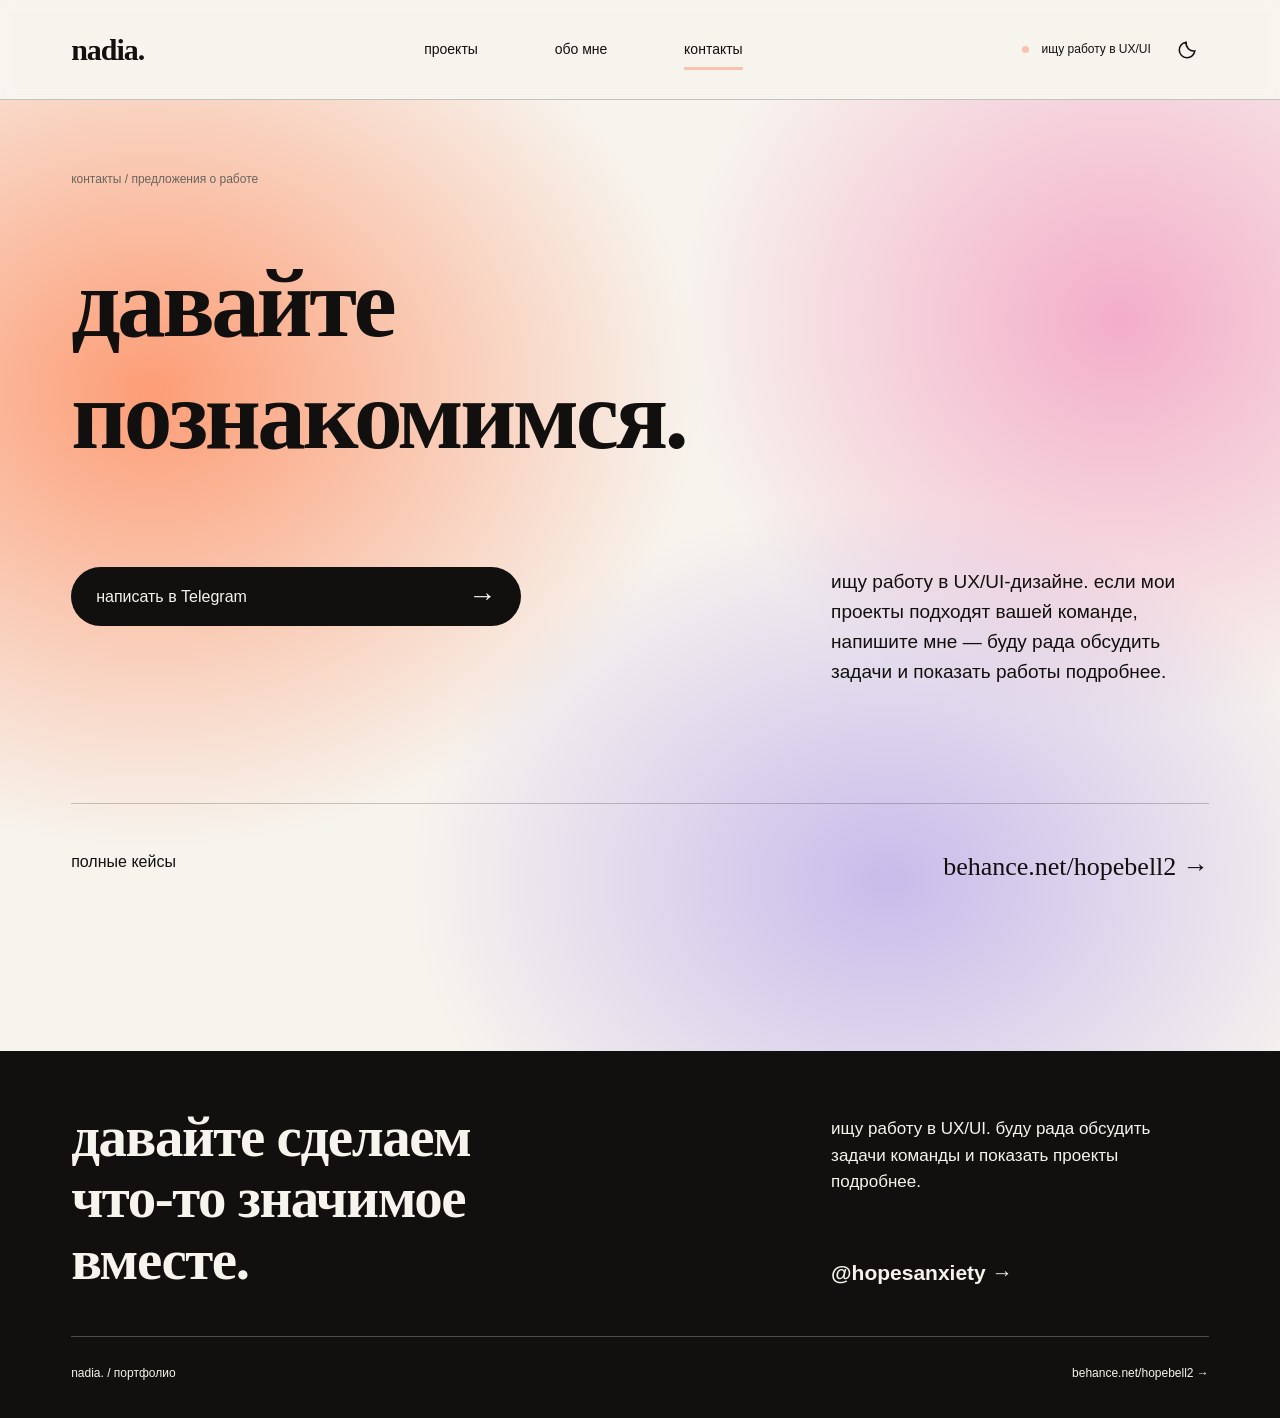
<file: contact.html>
<!doctype html><html lang="ru"><head><meta charset="utf-8"><meta name="viewport" content="width=device-width, initial-scale=1"><meta name="description" content="Портфолио UX/UI-дизайнера: учебные проекты сайтов и мобильных приложений."><meta name="theme-color" content="#f7f4ee"><title>Контакты — nadia.</title><link rel="icon" href="favicon.svg?v=20261114ah" type="image/svg+xml"><script src="theme.js?v=20261114ah"></script><link rel="stylesheet" href="style.css?v=20261114ah"><script src="app.js?v=20261114ah" defer></script></head><body data-page="contact"><a class="skip" href="#main">Перейти к содержанию</a><header class="site-header"><div class="header-inner"><a class="brand" href="index.html?v=20261114ah" aria-label="nadia. — главная">nadia.</a><nav aria-label="Основная навигация"><a href="projects.html?v=20261114ah" >проекты</a><a href="about.html?v=20261114ah" >обо мне</a><a href="contact.html?v=20261114ah" aria-current="page">контакты</a></nav><div class="header-actions"><a class="status" href="contact.html?v=20261114ah"><span aria-hidden="true"></span>ищу работу в UX/UI</a><button class="theme-toggle" type="button" aria-label="Включить тёмную тему" aria-pressed="false" title="Включить тёмную тему" disabled><svg class="theme-moon" viewBox="0 0 24 24" fill="none" stroke="currentColor" stroke-width="1.7" aria-hidden="true"><path d="M20.5 13A8.5 8.5 0 0 1 11 3.5 8.5 8.5 0 1 0 20.5 13Z"/></svg><svg class="theme-sun" viewBox="0 0 24 24" fill="none" stroke="currentColor" stroke-width="1.7" aria-hidden="true"><circle cx="12" cy="12" r="4"/><path d="M12 2v2m0 16v2M2 12h2m16 0h2M5 5l1.5 1.5m11 11L19 19M5 19l1.5-1.5m11-11L19 5"/></svg></button></div></div></header><main id="main"><section class="contact-hero content glow-soft"><p class="eyebrow">контакты / предложения о работе</p><h1>давайте<br>познакомимся.</h1><div class="contact-grid"><div><a class="pill" href="https://t.me/hopesanxiety">написать в Telegram<span class="link-arrow" aria-hidden="true">→</span></a></div><p>ищу работу в UX/UI-дизайне. если мои проекты подходят вашей команде, напишите мне — буду рада обсудить задачи и показать работы подробнее.</p></div><div class="contact-behance"><span>полные кейсы</span><a class="text-link" href="https://www.behance.net/hopebell2">behance.net/hopebell2 <span class="link-arrow" aria-hidden="true">→</span></a></div></section></main><footer class="footer"><div class="footer-grid"><h2>давайте сделаем<br>что-то значимое<br>вместе.</h2><div><p>ищу работу в UX/UI. буду рада обсудить задачи команды и показать проекты подробнее.</p><a class="telegram" href="https://t.me/hopesanxiety">@hopesanxiety <span class="link-arrow" aria-hidden="true">→</span></a></div></div><div class="footer-bottom"><span>nadia. / портфолио</span><a href="https://www.behance.net/hopebell2">behance.net/hopebell2 <span class="link-arrow" aria-hidden="true">→</span></a></div></footer><dialog class="lightbox" aria-label="Просмотр экрана проекта"><button class="close-dialog" type="button" aria-label="Закрыть изображение">×</button><img alt=""></dialog></body></html>
</file>
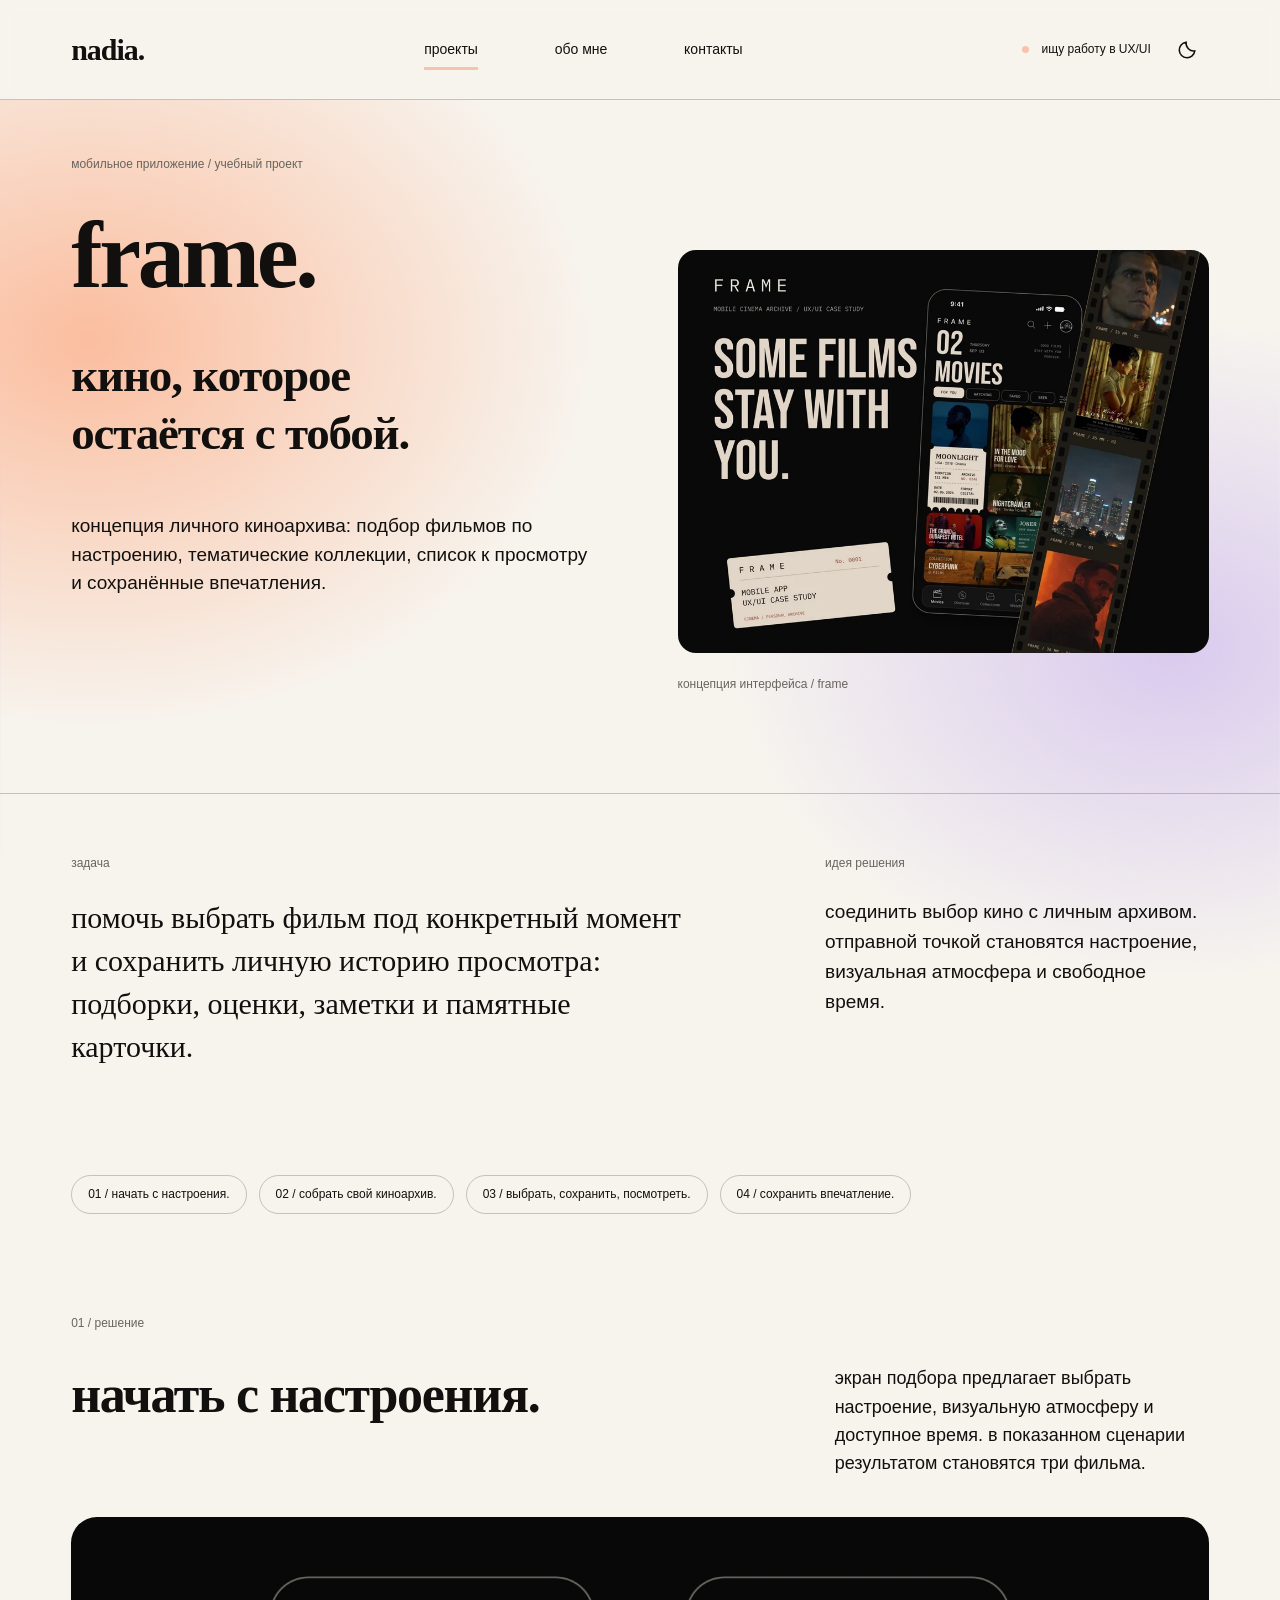
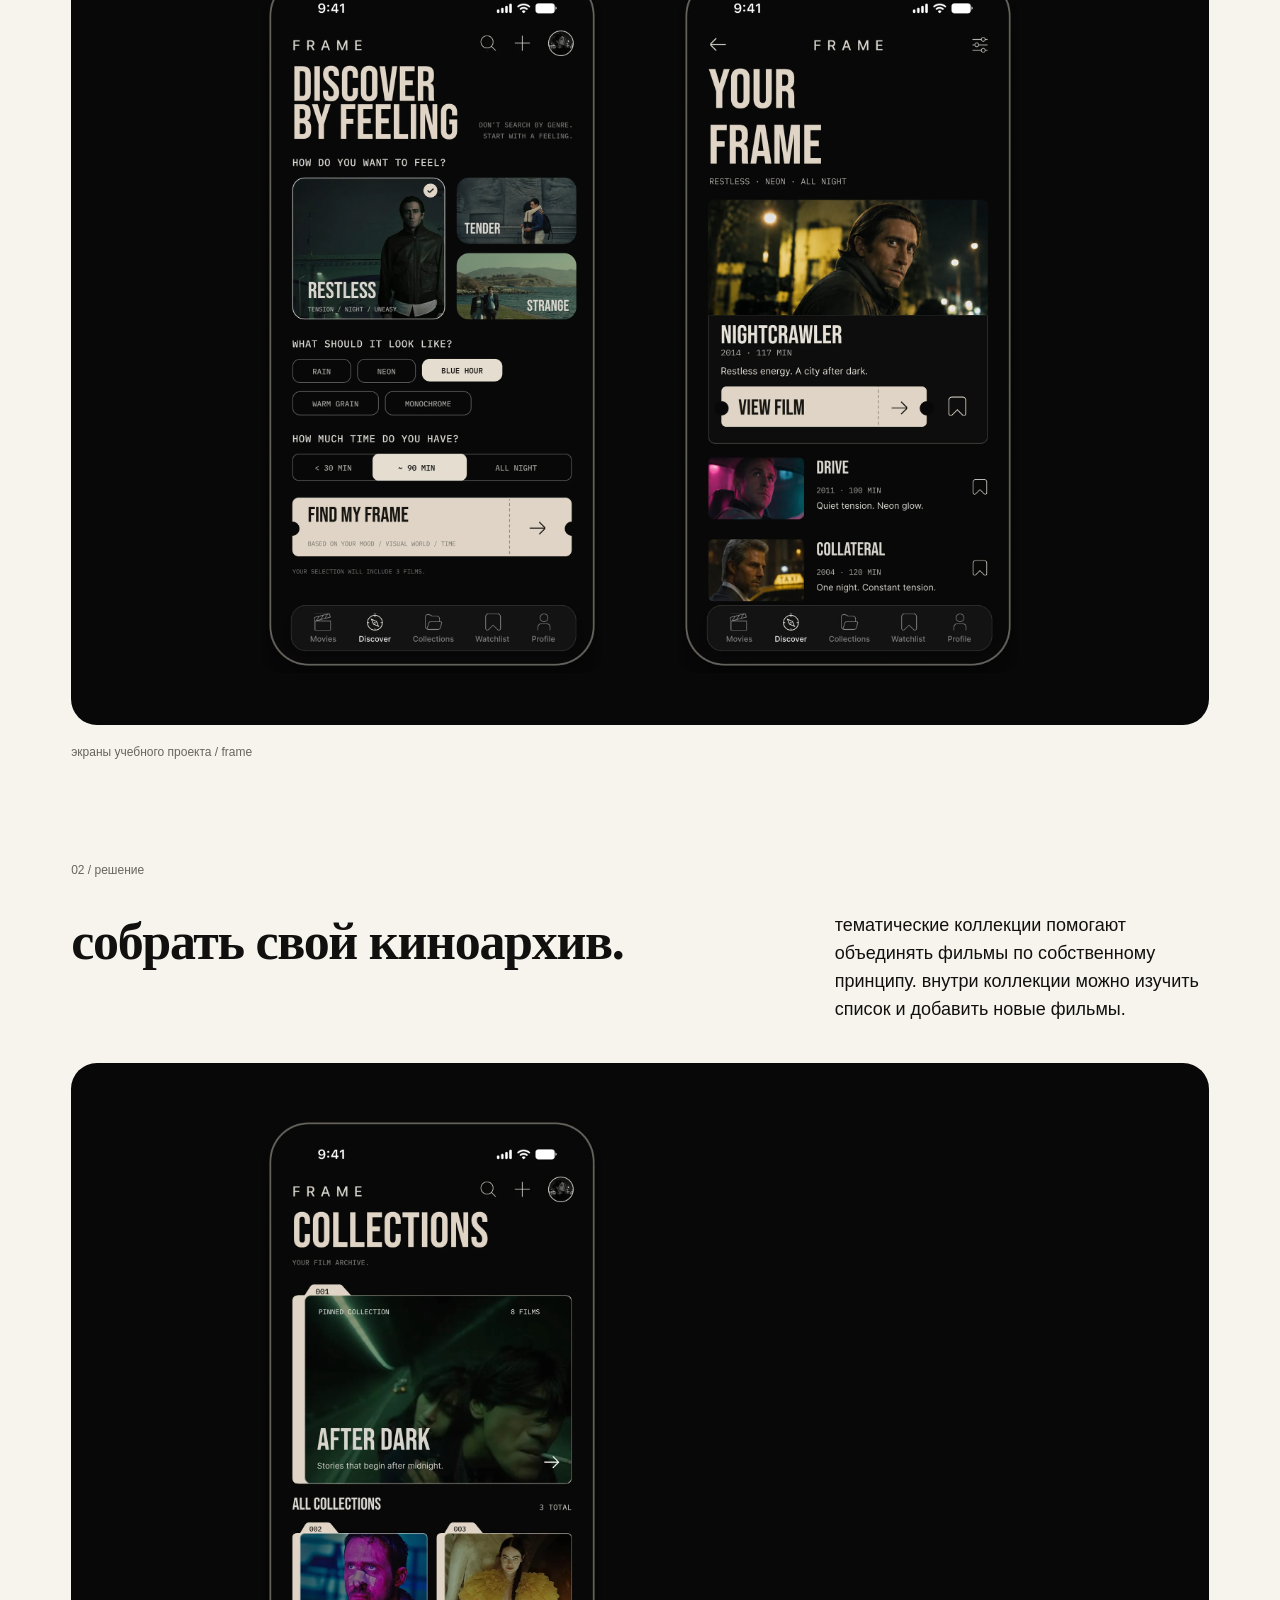
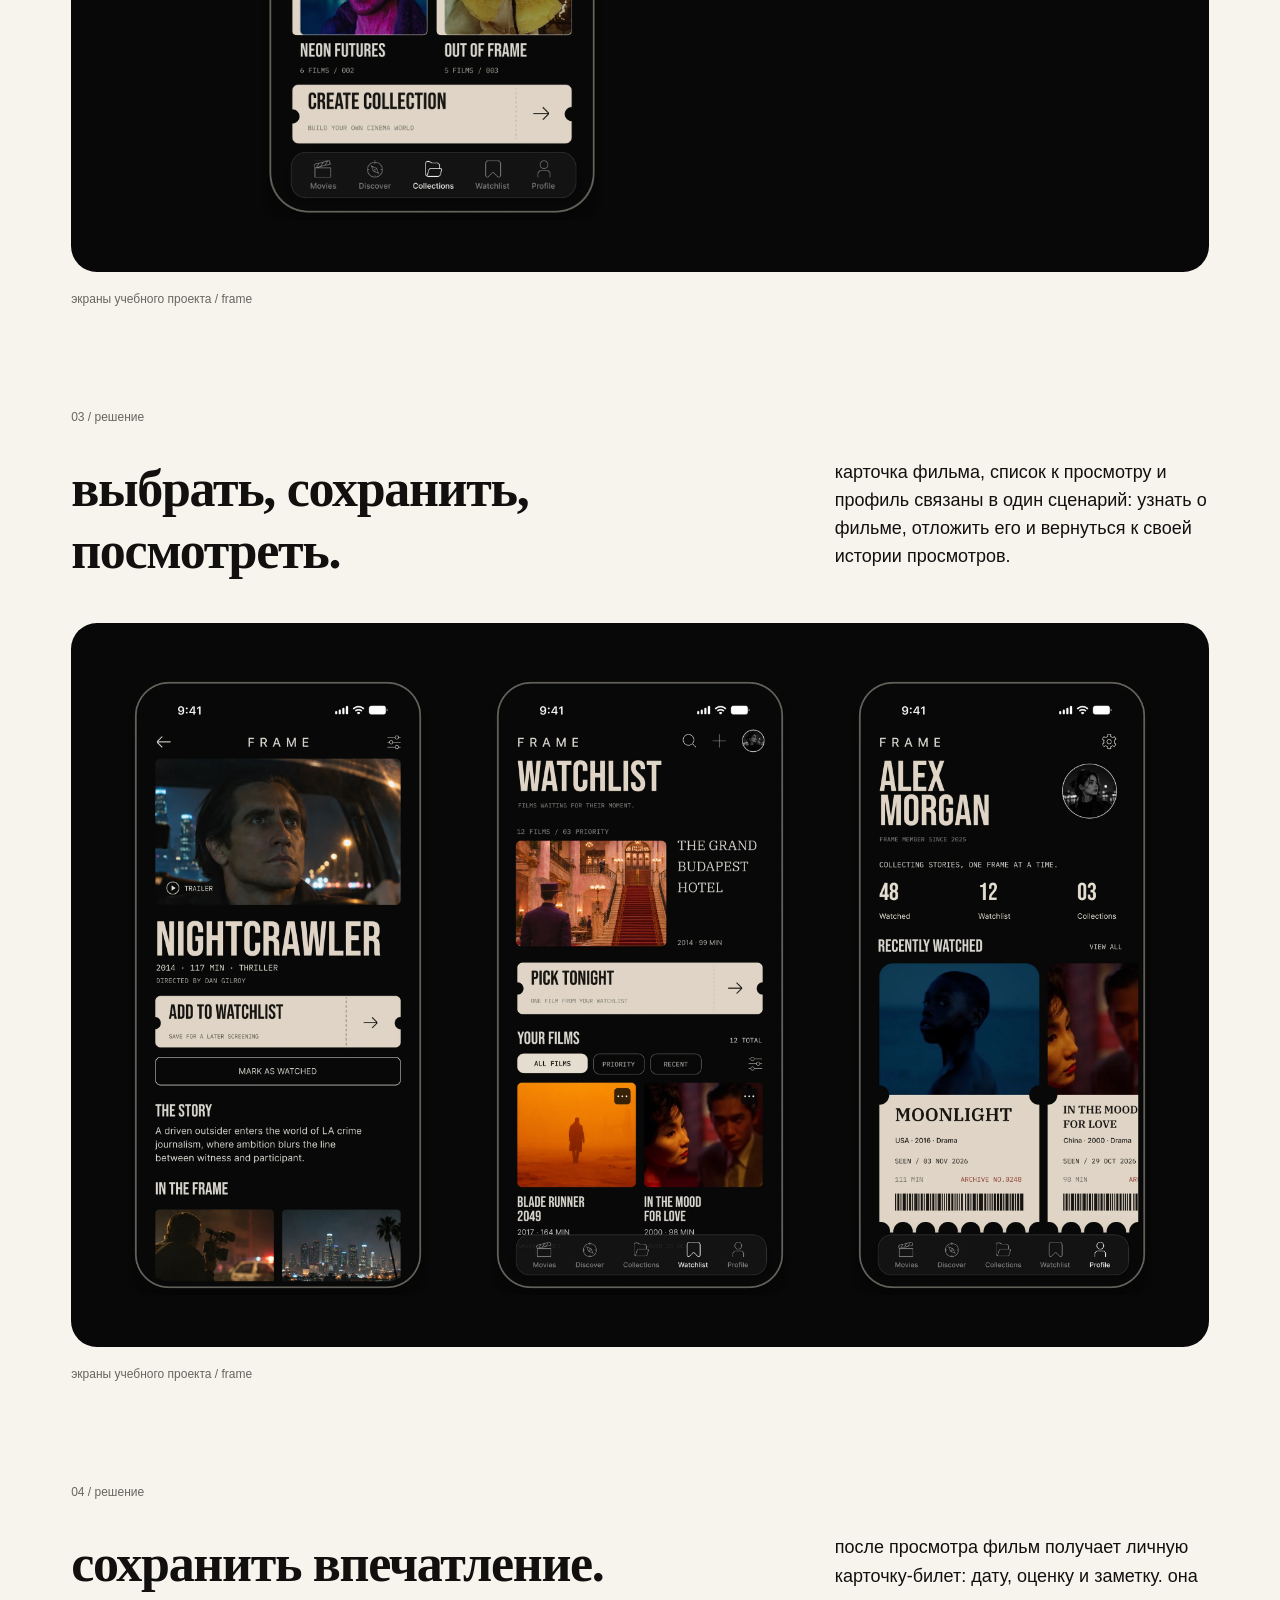
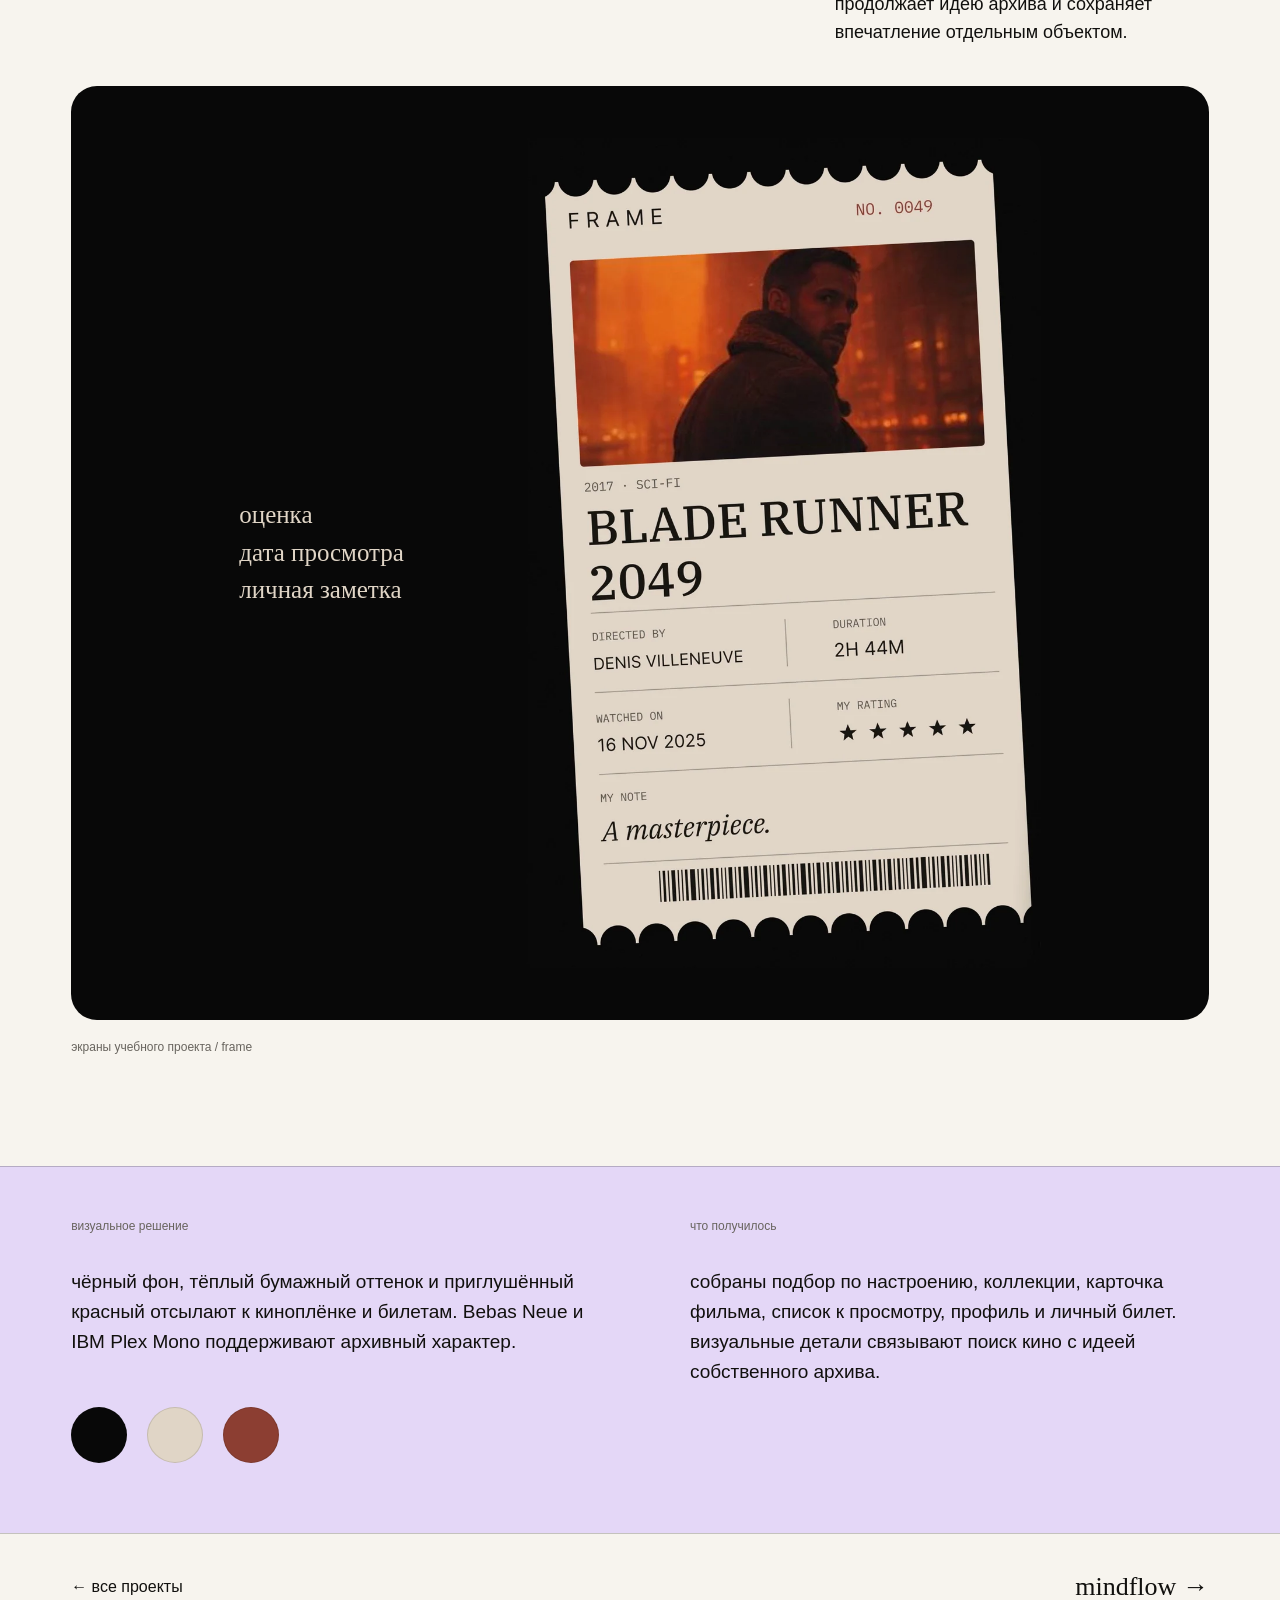
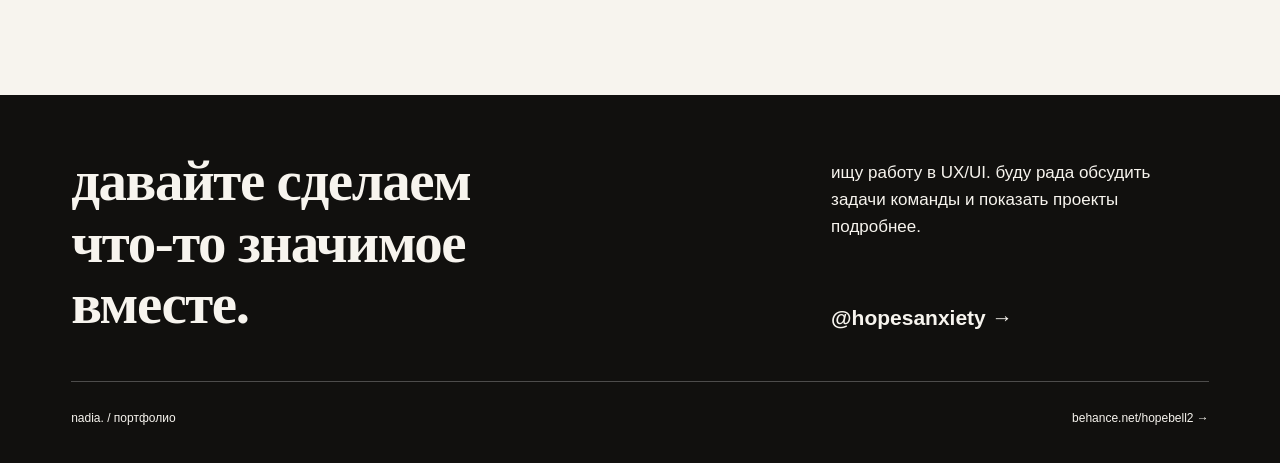
<file: frame.html>
<!doctype html><html lang="ru"><head><meta charset="utf-8"><meta name="viewport" content="width=device-width, initial-scale=1"><meta name="description" content="концепция личного киноархива: подбор фильмов по настроению, тематические коллекции, список к просмотру и сохранённые впечатления."><meta name="theme-color" content="#f7f4ee"><title>FRAME — nadia.</title><link rel="icon" href="favicon.svg?v=20261114ah" type="image/svg+xml"><script src="theme.js?v=20261114ah"></script><link rel="stylesheet" href="style.css?v=20261114ah"><script src="app.js?v=20261114ah" defer></script></head><body data-page="frame"><a class="skip" href="#main">Перейти к содержанию</a><header class="site-header"><div class="header-inner"><a class="brand" href="index.html?v=20261114ah" aria-label="nadia. — главная">nadia.</a><nav aria-label="Основная навигация"><a href="projects.html?v=20261114ah" aria-current="page">проекты</a><a href="about.html?v=20261114ah" >обо мне</a><a href="contact.html?v=20261114ah" >контакты</a></nav><div class="header-actions"><a class="status" href="contact.html?v=20261114ah"><span aria-hidden="true"></span>ищу работу в UX/UI</a><button class="theme-toggle" type="button" aria-label="Включить тёмную тему" aria-pressed="false" title="Включить тёмную тему" disabled><svg class="theme-moon" viewBox="0 0 24 24" fill="none" stroke="currentColor" stroke-width="1.7" aria-hidden="true"><path d="M20.5 13A8.5 8.5 0 0 1 11 3.5 8.5 8.5 0 1 0 20.5 13Z"/></svg><svg class="theme-sun" viewBox="0 0 24 24" fill="none" stroke="currentColor" stroke-width="1.7" aria-hidden="true"><circle cx="12" cy="12" r="4"/><path d="M12 2v2m0 16v2M2 12h2m16 0h2M5 5l1.5 1.5m11 11L19 19M5 19l1.5-1.5m11-11L19 5"/></svg></button></div></div></header><main id="main"><section class="case-hero content glow-soft"><p class="eyebrow">мобильное приложение / учебный проект</p><div class="case-hero-grid"><div><h1>frame.</h1><h2>кино, которое<br>остаётся с тобой.</h2><p>концепция личного киноархива: подбор фильмов по настроению, тематические коллекции, список к просмотру и сохранённые впечатления.</p></div><figure><button class="zoom-image" type="button" data-zoom="assets/frame-cover-r2-1600.webp" aria-label="Увеличить: FRAME — обложка учебного проекта"><img src="assets/frame-cover-r2-960.webp" srcset="assets/frame-cover-r2-480.webp 480w, assets/frame-cover-r2-960.webp 960w, assets/frame-cover-r2-1600.webp 1600w" sizes="(max-width: 700px) 92vw, (max-width: 1100px) 45vw, 612px" width="1600" height="1213" alt="FRAME — обложка учебного проекта" loading="eager" decoding="async" fetchpriority="high"><span class="zoom-hint" aria-hidden="true">↗</span></button><figcaption>концепция интерфейса / frame</figcaption></figure></div></section><section class="content brief"><div><p class="eyebrow">задача</p><p class="task">помочь выбрать фильм под конкретный момент и сохранить личную историю просмотра: подборки, оценки, заметки и памятные карточки.</p></div><div><p class="eyebrow">идея решения</p><p>соединить выбор кино с личным архивом. отправной точкой становятся настроение, визуальная атмосфера и свободное время.</p></div></section><nav class="case-contents content" aria-label="Разделы кейса"><a href="#solution-1">01 / начать с настроения.</a><a href="#solution-2">02 / собрать свой киноархив.</a><a href="#solution-3">03 / выбрать, сохранить, посмотреть.</a><a href="#solution-4">04 / сохранить впечатление.</a></nav><section class="case-section content" id="solution-1"><p class="eyebrow">01 / решение</p><div class="section-heading" data-reveal><h2>начать с настроения.</h2><p>экран подбора предлагает выбрать настроение, визуальную атмосферу и доступное время. в показанном сценарии результатом становятся три фильма.</p></div><div class="screen-stage phones count-2" style="--stage:#080808"><button class="zoom-image" type="button" data-zoom="assets/frame-discover-phone-r2-1120.webp" aria-label="Увеличить: FRAME — начать с настроения. Экран 1"><img src="assets/frame-discover-phone-r2-960.webp" srcset="assets/frame-discover-phone-r2-480.webp 480w, assets/frame-discover-phone-r2-960.webp 960w, assets/frame-discover-phone-r2-1120.webp 1120w" sizes="(max-width: 700px) 92vw, (max-width: 1100px) 45vw, 612px" width="1120" height="2320" alt="FRAME — начать с настроения. Экран 1" loading="lazy" decoding="async"><span class="zoom-hint" aria-hidden="true">↗</span></button><button class="zoom-image" type="button" data-zoom="assets/frame-result-phone-r2-1120.webp" aria-label="Увеличить: FRAME — начать с настроения. Экран 2"><img src="assets/frame-result-phone-r2-960.webp" srcset="assets/frame-result-phone-r2-480.webp 480w, assets/frame-result-phone-r2-960.webp 960w, assets/frame-result-phone-r2-1120.webp 1120w" sizes="(max-width: 700px) 92vw, (max-width: 1100px) 45vw, 612px" width="1120" height="2320" alt="FRAME — начать с настроения. Экран 2" loading="lazy" decoding="async"><span class="zoom-hint" aria-hidden="true">↗</span></button></div><p class="eyebrow caption">экраны учебного проекта / frame</p></section><section class="case-section content" id="solution-2"><p class="eyebrow">02 / решение</p><div class="section-heading" data-reveal><h2>собрать свой киноархив.</h2><p>тематические коллекции помогают объединять фильмы по собственному принципу. внутри коллекции можно изучить список и добавить новые фильмы.</p></div><div class="screen-stage phones count-2" style="--stage:#080808"><button class="zoom-image" type="button" data-zoom="assets/frame-collections-phone-r2-1120.webp" aria-label="Увеличить: FRAME — собрать свой киноархив. Экран 1"><img src="assets/frame-collections-phone-r2-960.webp" srcset="assets/frame-collections-phone-r2-480.webp 480w, assets/frame-collections-phone-r2-960.webp 960w, assets/frame-collections-phone-r2-1120.webp 1120w" sizes="(max-width: 700px) 92vw, (max-width: 1100px) 45vw, 612px" width="1120" height="2320" alt="FRAME — собрать свой киноархив. Экран 1" loading="lazy" decoding="async"><span class="zoom-hint" aria-hidden="true">↗</span></button><button class="zoom-image" type="button" data-zoom="assets/frame-collection-phone-r2-1120.webp" aria-label="Увеличить: FRAME — собрать свой киноархив. Экран 2"><img src="assets/frame-collection-phone-r2-960.webp" srcset="assets/frame-collection-phone-r2-480.webp 480w, assets/frame-collection-phone-r2-960.webp 960w, assets/frame-collection-phone-r2-1120.webp 1120w" sizes="(max-width: 700px) 92vw, (max-width: 1100px) 45vw, 612px" width="1120" height="2320" alt="FRAME — собрать свой киноархив. Экран 2" loading="lazy" decoding="async"><span class="zoom-hint" aria-hidden="true">↗</span></button></div><p class="eyebrow caption">экраны учебного проекта / frame</p></section><section class="case-section content" id="solution-3"><p class="eyebrow">03 / решение</p><div class="section-heading" data-reveal><h2>выбрать, сохранить, посмотреть.</h2><p>карточка фильма, список к просмотру и профиль связаны в один сценарий: узнать о фильме, отложить его и вернуться к своей истории просмотров.</p></div><div class="screen-stage phones count-3" style="--stage:#080808"><button class="zoom-image" type="button" data-zoom="assets/frame-film-phone-r2-1120.webp" aria-label="Увеличить: FRAME — выбрать, сохранить, посмотреть. Экран 1"><img src="assets/frame-film-phone-r2-960.webp" srcset="assets/frame-film-phone-r2-480.webp 480w, assets/frame-film-phone-r2-960.webp 960w, assets/frame-film-phone-r2-1120.webp 1120w" sizes="(max-width: 700px) 92vw, (max-width: 1100px) 45vw, 612px" width="1120" height="2315" alt="FRAME — выбрать, сохранить, посмотреть. Экран 1" loading="lazy" decoding="async"><span class="zoom-hint" aria-hidden="true">↗</span></button><button class="zoom-image" type="button" data-zoom="assets/frame-watchlist-phone-r2-1120.webp" aria-label="Увеличить: FRAME — выбрать, сохранить, посмотреть. Экран 2"><img src="assets/frame-watchlist-phone-r2-960.webp" srcset="assets/frame-watchlist-phone-r2-480.webp 480w, assets/frame-watchlist-phone-r2-960.webp 960w, assets/frame-watchlist-phone-r2-1120.webp 1120w" sizes="(max-width: 700px) 92vw, (max-width: 1100px) 45vw, 612px" width="1120" height="2315" alt="FRAME — выбрать, сохранить, посмотреть. Экран 2" loading="lazy" decoding="async"><span class="zoom-hint" aria-hidden="true">↗</span></button><button class="zoom-image" type="button" data-zoom="assets/frame-profile-phone-r2-1120.webp" aria-label="Увеличить: FRAME — выбрать, сохранить, посмотреть. Экран 3"><img src="assets/frame-profile-phone-r2-960.webp" srcset="assets/frame-profile-phone-r2-480.webp 480w, assets/frame-profile-phone-r2-960.webp 960w, assets/frame-profile-phone-r2-1120.webp 1120w" sizes="(max-width: 700px) 92vw, (max-width: 1100px) 45vw, 612px" width="1120" height="2315" alt="FRAME — выбрать, сохранить, посмотреть. Экран 3" loading="lazy" decoding="async"><span class="zoom-hint" aria-hidden="true">↗</span></button></div><p class="eyebrow caption">экраны учебного проекта / frame</p></section><section class="case-section content" id="solution-4"><p class="eyebrow">04 / решение</p><div class="section-heading" data-reveal><h2>сохранить впечатление.</h2><p>после просмотра фильм получает личную карточку-билет: дату, оценку и заметку. она продолжает идею архива и сохраняет впечатление отдельным объектом.</p></div><div class="screen-stage ticket count-1" style="--stage:#080808"><button class="zoom-image" type="button" data-zoom="assets/frame-ticket-detail-r2-1600.webp" aria-label="Увеличить: FRAME — сохранить впечатление. Экран 1"><img src="assets/frame-ticket-detail-r2-960.webp" srcset="assets/frame-ticket-detail-r2-480.webp 480w, assets/frame-ticket-detail-r2-960.webp 960w, assets/frame-ticket-detail-r2-1600.webp 1600w" sizes="(max-width: 700px) 92vw, (max-width: 1100px) 45vw, 612px" width="1600" height="2371" alt="FRAME — сохранить впечатление. Экран 1" loading="lazy" decoding="async"><span class="zoom-hint" aria-hidden="true">↗</span></button><p class="stage-note">оценка<br>дата просмотра<br>личная заметка</p></div><p class="eyebrow caption">экраны учебного проекта / frame</p></section><section class="content outcome"><div><p class="eyebrow">визуальное решение</p><p>чёрный фон, тёплый бумажный оттенок и приглушённый красный отсылают к киноплёнке и билетам. Bebas Neue и IBM Plex Mono поддерживают архивный характер.</p><div class="palette" aria-label="Палитра проекта"><span style="background:#080808" title="#080808"></span><span style="background:#E0D5C6" title="#E0D5C6"></span><span style="background:#8C3E32" title="#8C3E32"></span></div></div><div><p class="eyebrow">что получилось</p><p>собраны подбор по настроению, коллекции, карточка фильма, список к просмотру, профиль и личный билет. визуальные детали связывают поиск кино с идеей собственного архива.</p></div></section><nav class="content case-next" aria-label="Другие проекты"><a href="projects.html?v=20261114ah"><span class="link-arrow link-arrow--back" aria-hidden="true">←</span> все проекты</a><a class="text-link" href="mindflow.html?v=20261114ah">mindflow <span class="link-arrow" aria-hidden="true">→</span></a></nav></main><footer class="footer"><div class="footer-grid"><h2>давайте сделаем<br>что-то значимое<br>вместе.</h2><div><p>ищу работу в UX/UI. буду рада обсудить задачи команды и показать проекты подробнее.</p><a class="telegram" href="https://t.me/hopesanxiety">@hopesanxiety <span class="link-arrow" aria-hidden="true">→</span></a></div></div><div class="footer-bottom"><span>nadia. / портфолио</span><a href="https://www.behance.net/hopebell2">behance.net/hopebell2 <span class="link-arrow" aria-hidden="true">→</span></a></div></footer><dialog class="lightbox" aria-label="Просмотр экрана проекта"><button class="close-dialog" type="button" aria-label="Закрыть изображение">×</button><img alt=""></dialog></body></html>
</file>
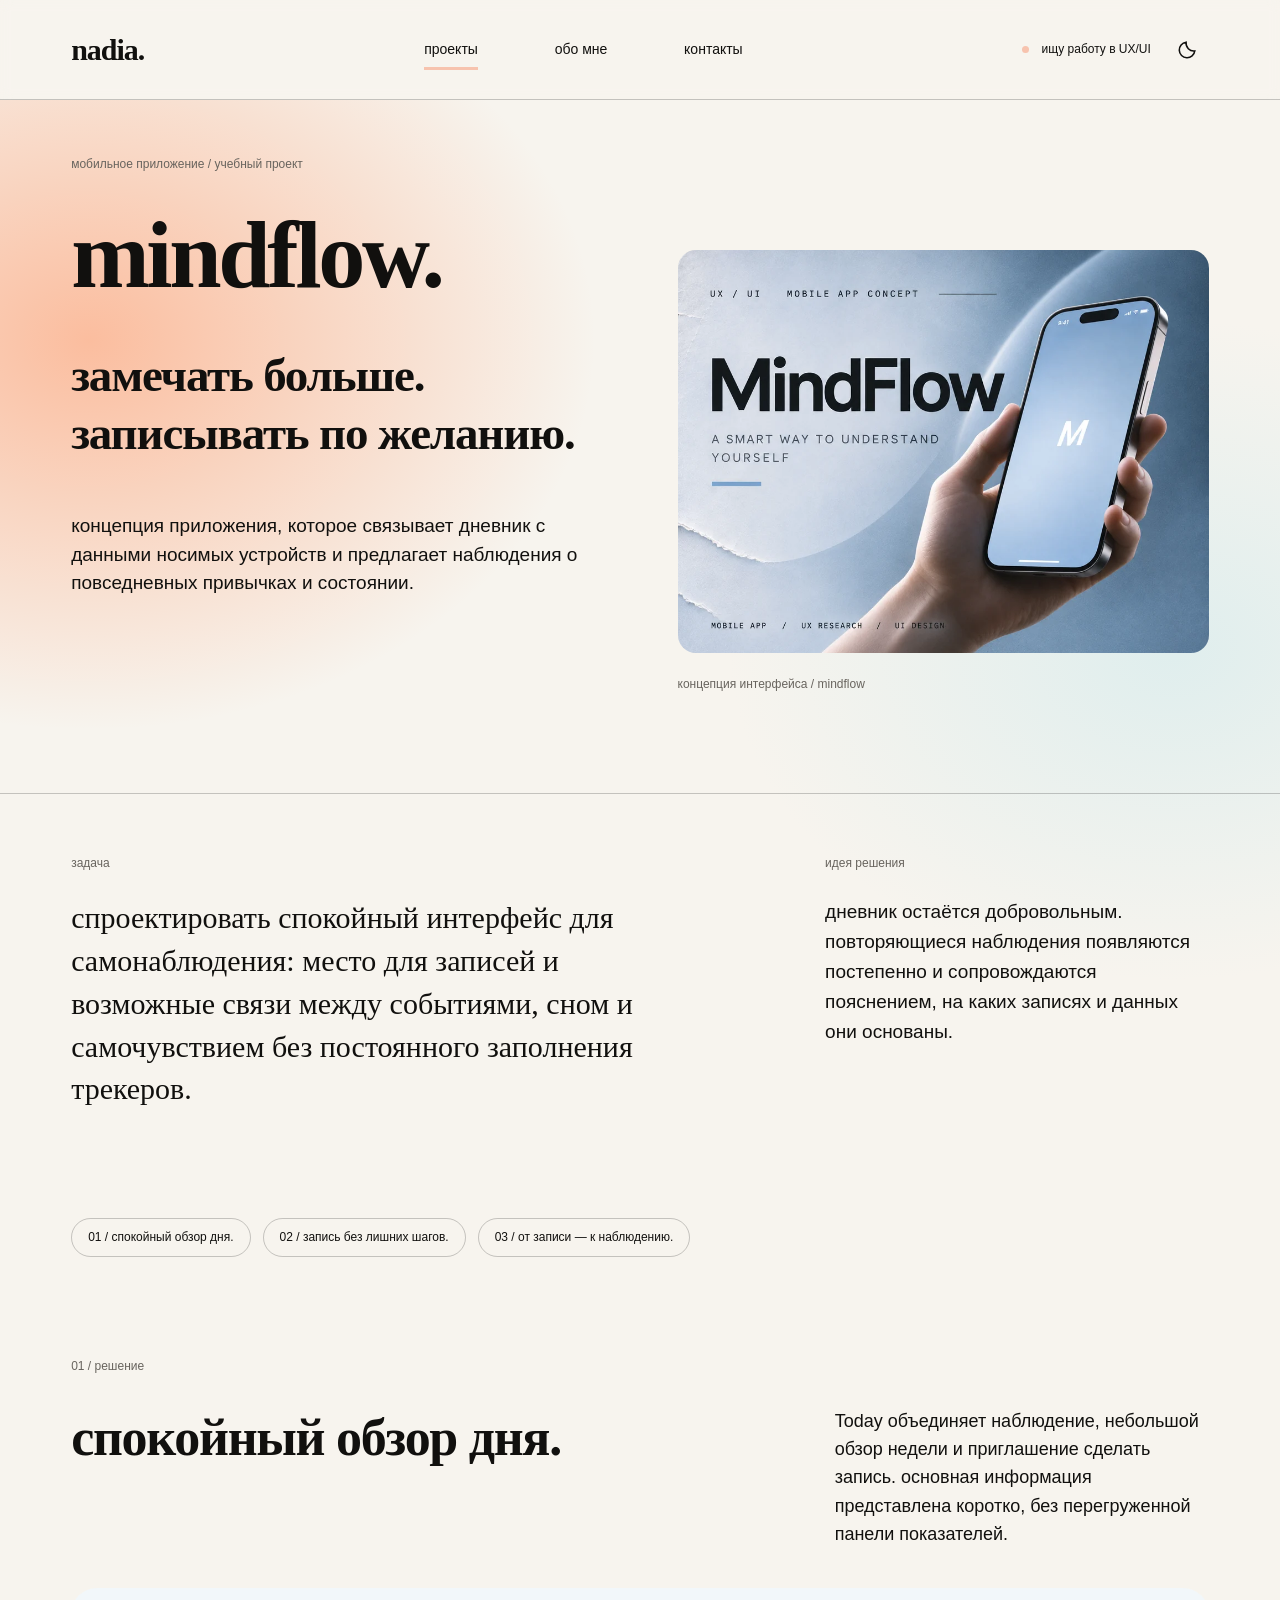
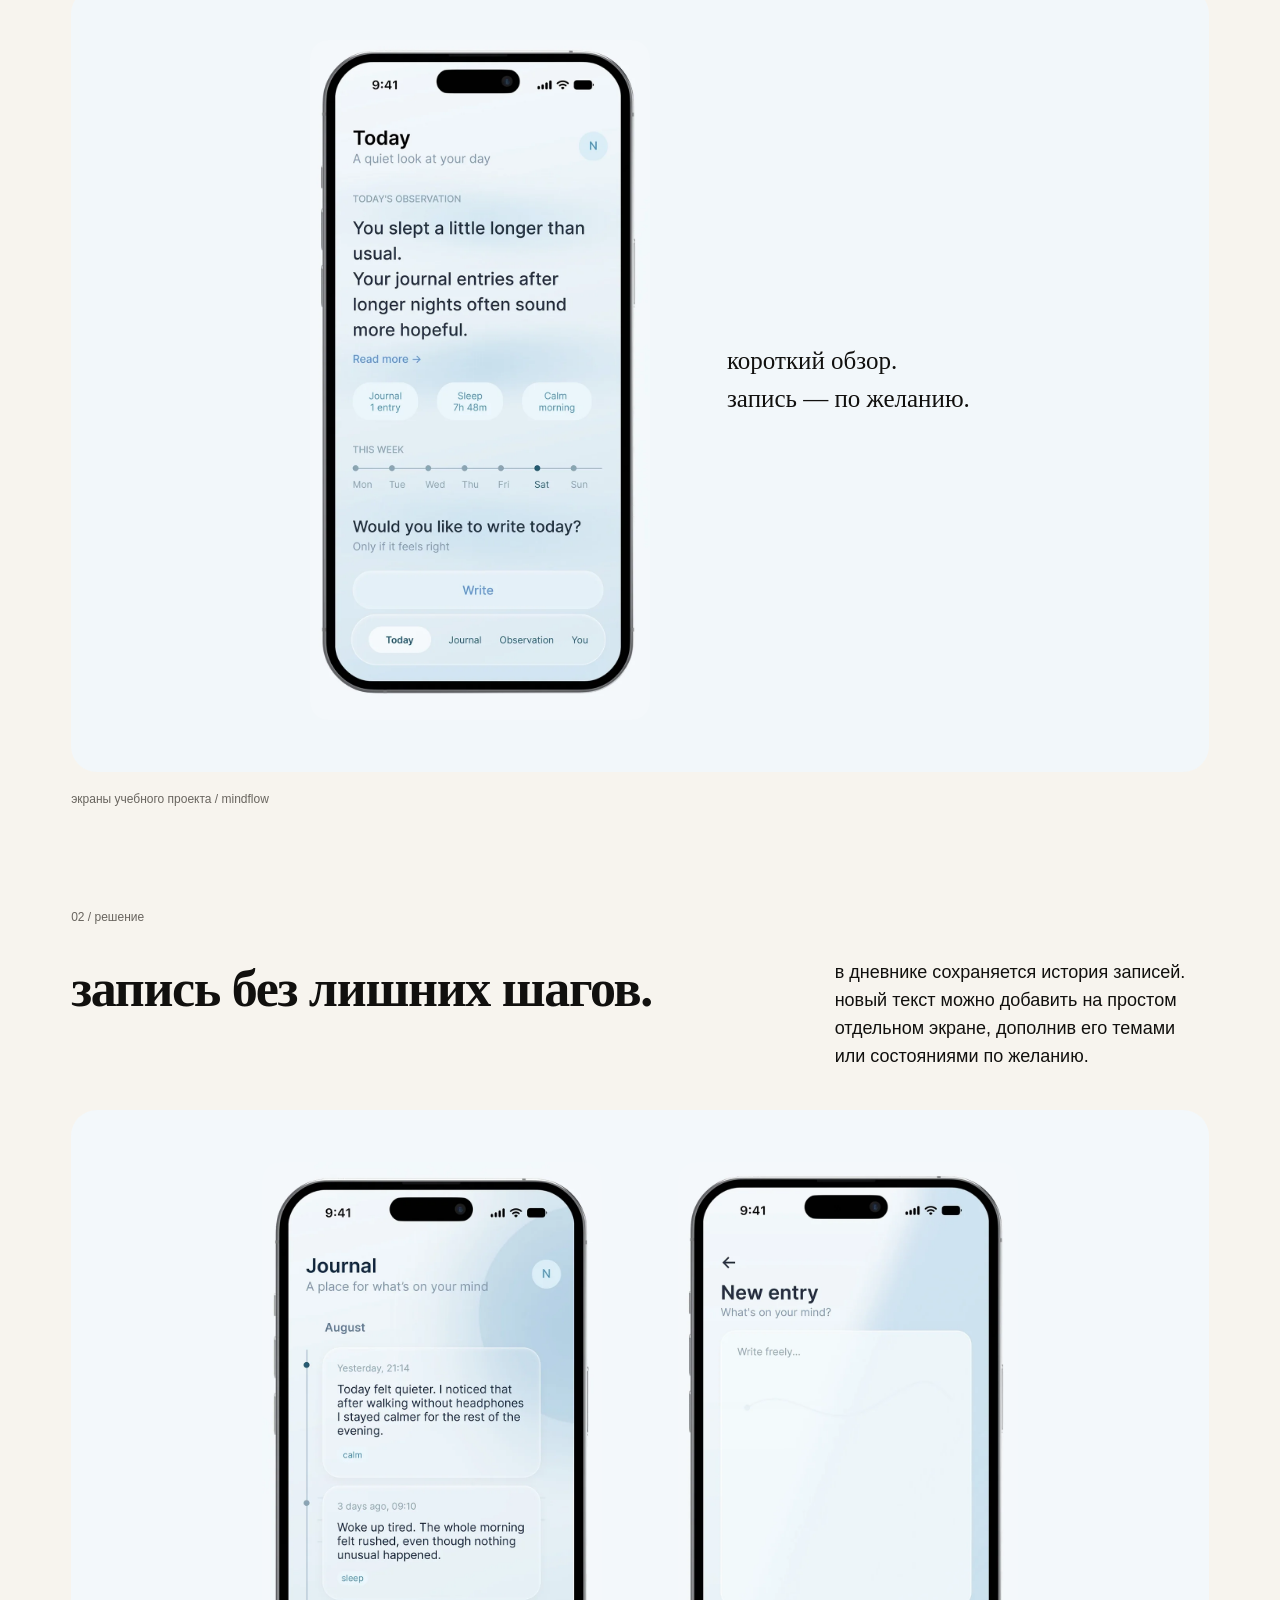
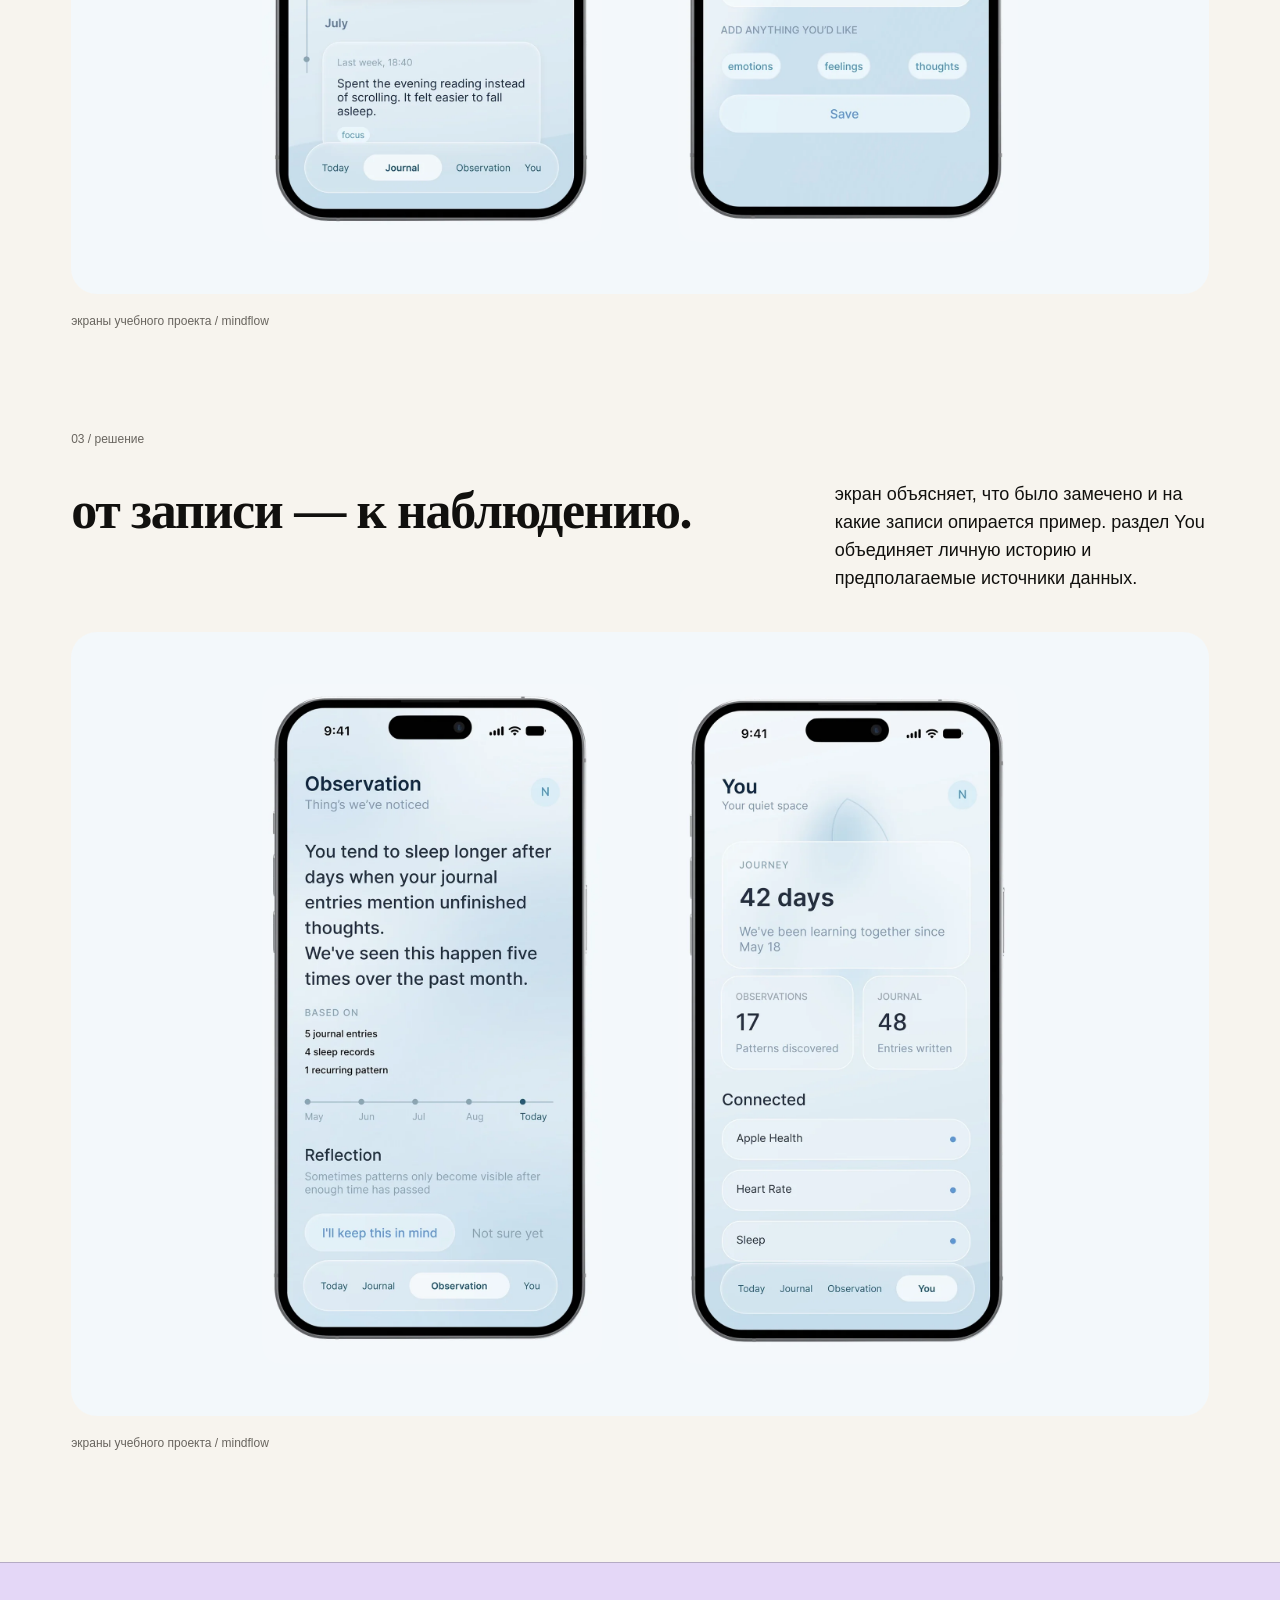
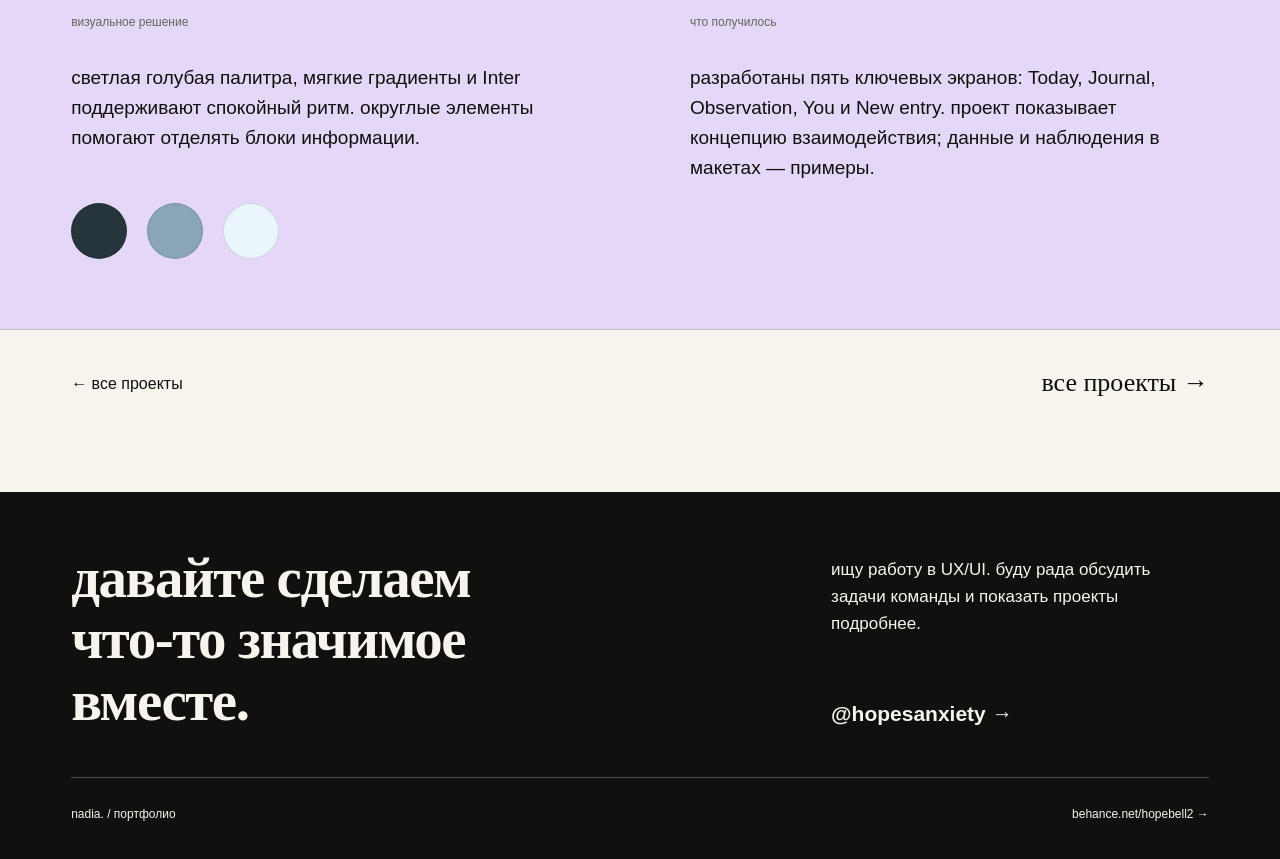
<file: mindflow.html>
<!doctype html><html lang="ru"><head><meta charset="utf-8"><meta name="viewport" content="width=device-width, initial-scale=1"><meta name="description" content="концепция приложения, которое связывает дневник с данными носимых устройств и предлагает наблюдения о повседневных привычках и состоянии."><meta name="theme-color" content="#f7f4ee"><title>MINDFLOW — nadia.</title><link rel="icon" href="favicon.svg?v=20261114ah" type="image/svg+xml"><script src="theme.js?v=20261114ah"></script><link rel="stylesheet" href="style.css?v=20261114ah"><script src="app.js?v=20261114ah" defer></script></head><body data-page="mindflow"><a class="skip" href="#main">Перейти к содержанию</a><header class="site-header"><div class="header-inner"><a class="brand" href="index.html?v=20261114ah" aria-label="nadia. — главная">nadia.</a><nav aria-label="Основная навигация"><a href="projects.html?v=20261114ah" aria-current="page">проекты</a><a href="about.html?v=20261114ah" >обо мне</a><a href="contact.html?v=20261114ah" >контакты</a></nav><div class="header-actions"><a class="status" href="contact.html?v=20261114ah"><span aria-hidden="true"></span>ищу работу в UX/UI</a><button class="theme-toggle" type="button" aria-label="Включить тёмную тему" aria-pressed="false" title="Включить тёмную тему" disabled><svg class="theme-moon" viewBox="0 0 24 24" fill="none" stroke="currentColor" stroke-width="1.7" aria-hidden="true"><path d="M20.5 13A8.5 8.5 0 0 1 11 3.5 8.5 8.5 0 1 0 20.5 13Z"/></svg><svg class="theme-sun" viewBox="0 0 24 24" fill="none" stroke="currentColor" stroke-width="1.7" aria-hidden="true"><circle cx="12" cy="12" r="4"/><path d="M12 2v2m0 16v2M2 12h2m16 0h2M5 5l1.5 1.5m11 11L19 19M5 19l1.5-1.5m11-11L19 5"/></svg></button></div></div></header><main id="main"><section class="case-hero content glow-soft"><p class="eyebrow">мобильное приложение / учебный проект</p><div class="case-hero-grid"><div><h1>mindflow.</h1><h2>замечать больше.<br>записывать по желанию.</h2><p>концепция приложения, которое связывает дневник с данными носимых устройств и предлагает наблюдения о повседневных привычках и состоянии.</p></div><figure><button class="zoom-image" type="button" data-zoom="assets/mindflow-cover-1418.webp" aria-label="Увеличить: MINDFLOW — обложка учебного проекта"><img src="assets/mindflow-cover-960.webp" srcset="assets/mindflow-cover-480.webp 480w, assets/mindflow-cover-960.webp 960w, assets/mindflow-cover-1418.webp 1418w" sizes="(max-width: 700px) 92vw, (max-width: 1100px) 45vw, 612px" width="1418" height="1109" alt="MINDFLOW — обложка учебного проекта" loading="eager" decoding="async" fetchpriority="high"><span class="zoom-hint" aria-hidden="true">↗</span></button><figcaption>концепция интерфейса / mindflow</figcaption></figure></div></section><section class="content brief"><div><p class="eyebrow">задача</p><p class="task">спроектировать спокойный интерфейс для самонаблюдения: место для записей и возможные связи между событиями, сном и самочувствием без постоянного заполнения трекеров.</p></div><div><p class="eyebrow">идея решения</p><p>дневник остаётся добровольным. повторяющиеся наблюдения появляются постепенно и сопровождаются пояснением, на каких записях и данных они основаны.</p></div></section><nav class="case-contents content" aria-label="Разделы кейса"><a href="#solution-1">01 / спокойный обзор дня.</a><a href="#solution-2">02 / запись без лишних шагов.</a><a href="#solution-3">03 / от записи — к наблюдению.</a></nav><section class="case-section content" id="solution-1"><p class="eyebrow">01 / решение</p><div class="section-heading" data-reveal><h2>спокойный обзор дня.</h2><p>Today объединяет наблюдение, небольшой обзор недели и приглашение сделать запись. основная информация представлена коротко, без перегруженной панели показателей.</p></div><div class="screen-stage single count-1" style="--stage:#F2F7FA"><button class="zoom-image" type="button" data-zoom="assets/mindflow-today-phone-870.webp" aria-label="Увеличить: MINDFLOW — спокойный обзор дня. Экран 1"><img src="assets/mindflow-today-phone-870.webp" srcset="assets/mindflow-today-phone-480.webp 480w, assets/mindflow-today-phone-870.webp 870w" sizes="(max-width: 700px) 92vw, (max-width: 1100px) 45vw, 612px" width="870" height="1740" alt="MINDFLOW — спокойный обзор дня. Экран 1" loading="lazy" decoding="async"><span class="zoom-hint" aria-hidden="true">↗</span></button><p class="stage-note">короткий обзор.<br>запись — по желанию.</p></div><p class="eyebrow caption">экраны учебного проекта / mindflow</p></section><section class="case-section content" id="solution-2"><p class="eyebrow">02 / решение</p><div class="section-heading" data-reveal><h2>запись без лишних шагов.</h2><p>в дневнике сохраняется история записей. новый текст можно добавить на простом отдельном экране, дополнив его темами или состояниями по желанию.</p></div><div class="screen-stage phones count-2" style="--stage:#F3F8FB"><button class="zoom-image" type="button" data-zoom="assets/mindflow-journal-phone-870.webp" aria-label="Увеличить: MINDFLOW — запись без лишних шагов. Экран 1"><img src="assets/mindflow-journal-phone-870.webp" srcset="assets/mindflow-journal-phone-480.webp 480w, assets/mindflow-journal-phone-870.webp 870w" sizes="(max-width: 700px) 92vw, (max-width: 1100px) 45vw, 612px" width="870" height="1740" alt="MINDFLOW — запись без лишних шагов. Экран 1" loading="lazy" decoding="async"><span class="zoom-hint" aria-hidden="true">↗</span></button><button class="zoom-image" type="button" data-zoom="assets/mindflow-entry-phone-870.webp" aria-label="Увеличить: MINDFLOW — запись без лишних шагов. Экран 2"><img src="assets/mindflow-entry-phone-870.webp" srcset="assets/mindflow-entry-phone-480.webp 480w, assets/mindflow-entry-phone-870.webp 870w" sizes="(max-width: 700px) 92vw, (max-width: 1100px) 45vw, 612px" width="870" height="1740" alt="MINDFLOW — запись без лишних шагов. Экран 2" loading="lazy" decoding="async"><span class="zoom-hint" aria-hidden="true">↗</span></button></div><p class="eyebrow caption">экраны учебного проекта / mindflow</p></section><section class="case-section content" id="solution-3"><p class="eyebrow">03 / решение</p><div class="section-heading" data-reveal><h2>от записи — к наблюдению.</h2><p>экран объясняет, что было замечено и на какие записи опирается пример. раздел You объединяет личную историю и предполагаемые источники данных.</p></div><div class="screen-stage phones count-2" style="--stage:#F3F8FB"><button class="zoom-image" type="button" data-zoom="assets/mindflow-observation-phone-870.webp" aria-label="Увеличить: MINDFLOW — от записи — к наблюдению. Экран 1"><img src="assets/mindflow-observation-phone-870.webp" srcset="assets/mindflow-observation-phone-480.webp 480w, assets/mindflow-observation-phone-870.webp 870w" sizes="(max-width: 700px) 92vw, (max-width: 1100px) 45vw, 612px" width="870" height="1740" alt="MINDFLOW — от записи — к наблюдению. Экран 1" loading="lazy" decoding="async"><span class="zoom-hint" aria-hidden="true">↗</span></button><button class="zoom-image" type="button" data-zoom="assets/mindflow-you-phone-870.webp" aria-label="Увеличить: MINDFLOW — от записи — к наблюдению. Экран 2"><img src="assets/mindflow-you-phone-870.webp" srcset="assets/mindflow-you-phone-480.webp 480w, assets/mindflow-you-phone-870.webp 870w" sizes="(max-width: 700px) 92vw, (max-width: 1100px) 45vw, 612px" width="870" height="1740" alt="MINDFLOW — от записи — к наблюдению. Экран 2" loading="lazy" decoding="async"><span class="zoom-hint" aria-hidden="true">↗</span></button></div><p class="eyebrow caption">экраны учебного проекта / mindflow</p></section><section class="content outcome"><div><p class="eyebrow">визуальное решение</p><p>светлая голубая палитра, мягкие градиенты и Inter поддерживают спокойный ритм. округлые элементы помогают отделять блоки информации.</p><div class="palette" aria-label="Палитра проекта"><span style="background:#26343B" title="#26343B"></span><span style="background:#8AA5B5" title="#8AA5B5"></span><span style="background:#EAF6FB" title="#EAF6FB"></span></div></div><div><p class="eyebrow">что получилось</p><p>разработаны пять ключевых экранов: Today, Journal, Observation, You и New entry. проект показывает концепцию взаимодействия; данные и наблюдения в макетах — примеры.</p></div></section><nav class="content case-next" aria-label="Другие проекты"><a href="projects.html?v=20261114ah"><span class="link-arrow link-arrow--back" aria-hidden="true">←</span> все проекты</a><a class="text-link" href="projects.html?v=20261114ah">все проекты <span class="link-arrow" aria-hidden="true">→</span></a></nav></main><footer class="footer"><div class="footer-grid"><h2>давайте сделаем<br>что-то значимое<br>вместе.</h2><div><p>ищу работу в UX/UI. буду рада обсудить задачи команды и показать проекты подробнее.</p><a class="telegram" href="https://t.me/hopesanxiety">@hopesanxiety <span class="link-arrow" aria-hidden="true">→</span></a></div></div><div class="footer-bottom"><span>nadia. / портфолио</span><a href="https://www.behance.net/hopebell2">behance.net/hopebell2 <span class="link-arrow" aria-hidden="true">→</span></a></div></footer><dialog class="lightbox" aria-label="Просмотр экрана проекта"><button class="close-dialog" type="button" aria-label="Закрыть изображение">×</button><img alt=""></dialog></body></html>
</file>
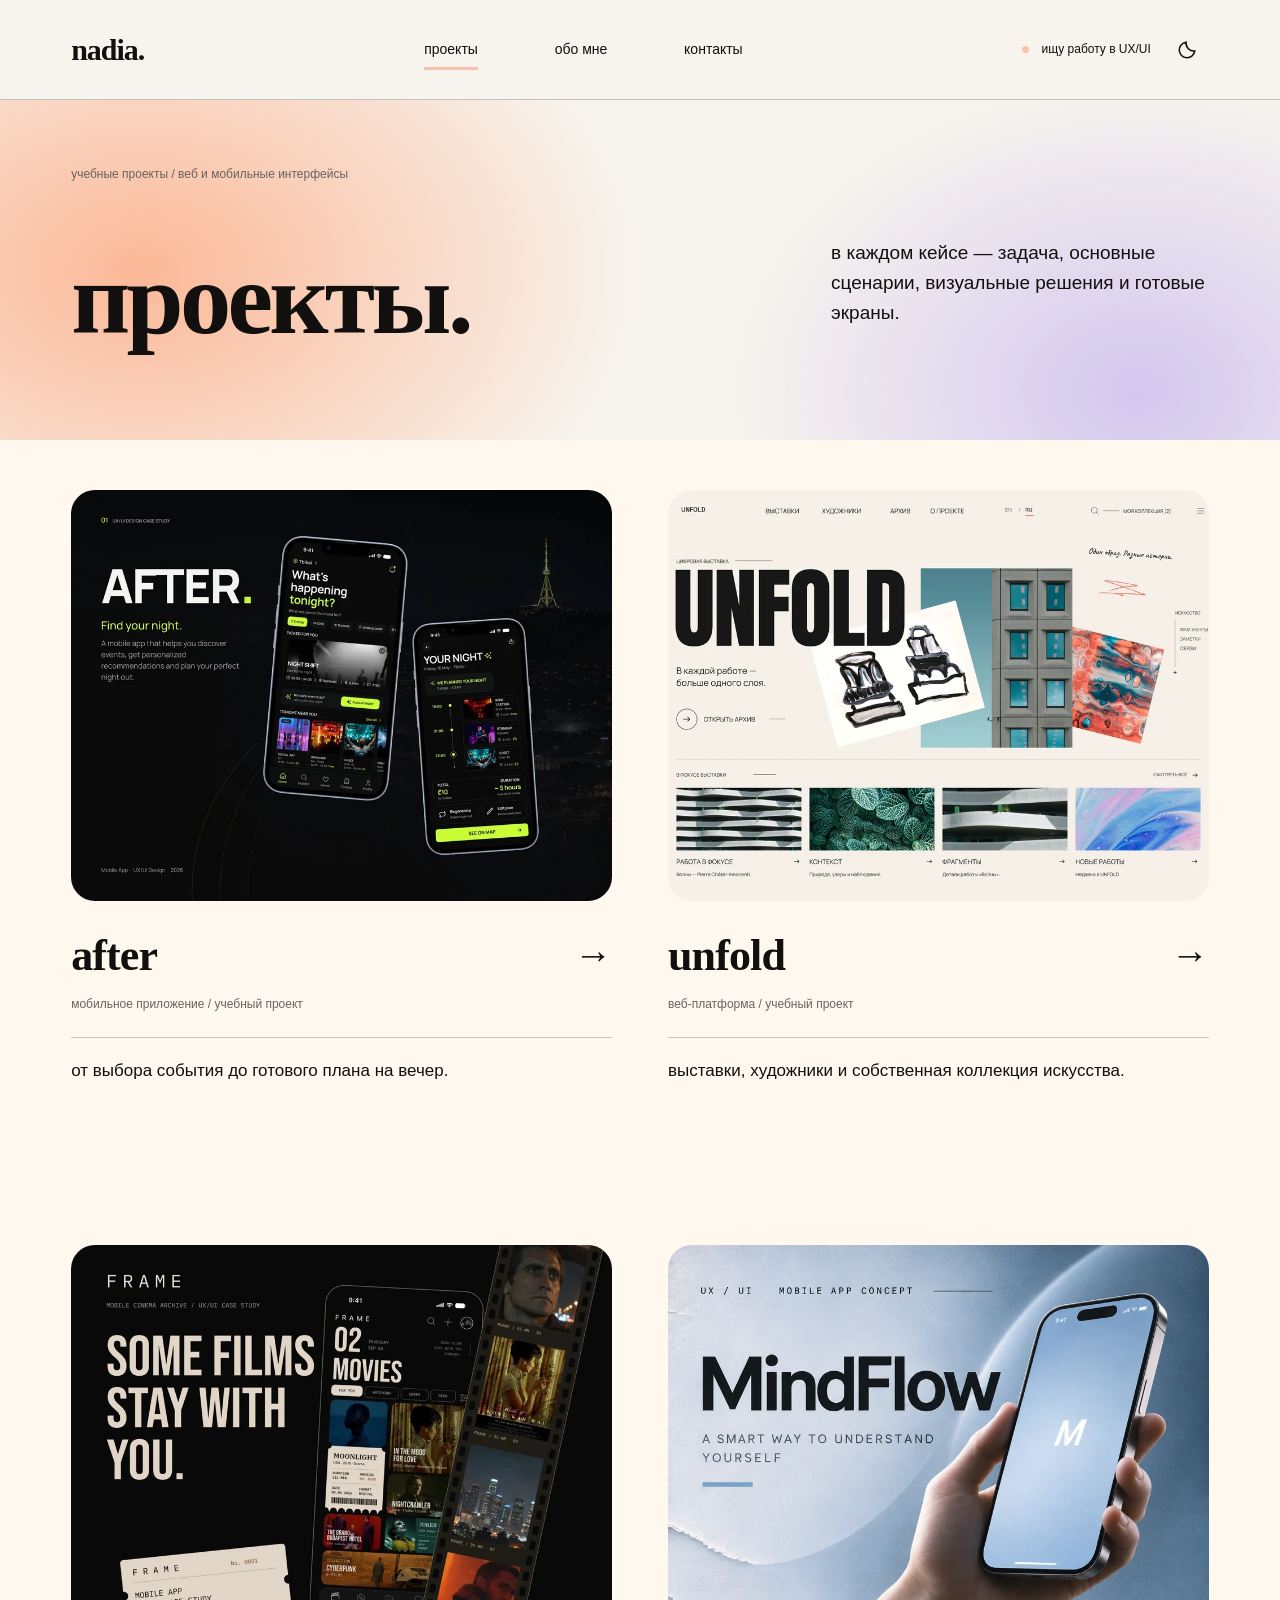
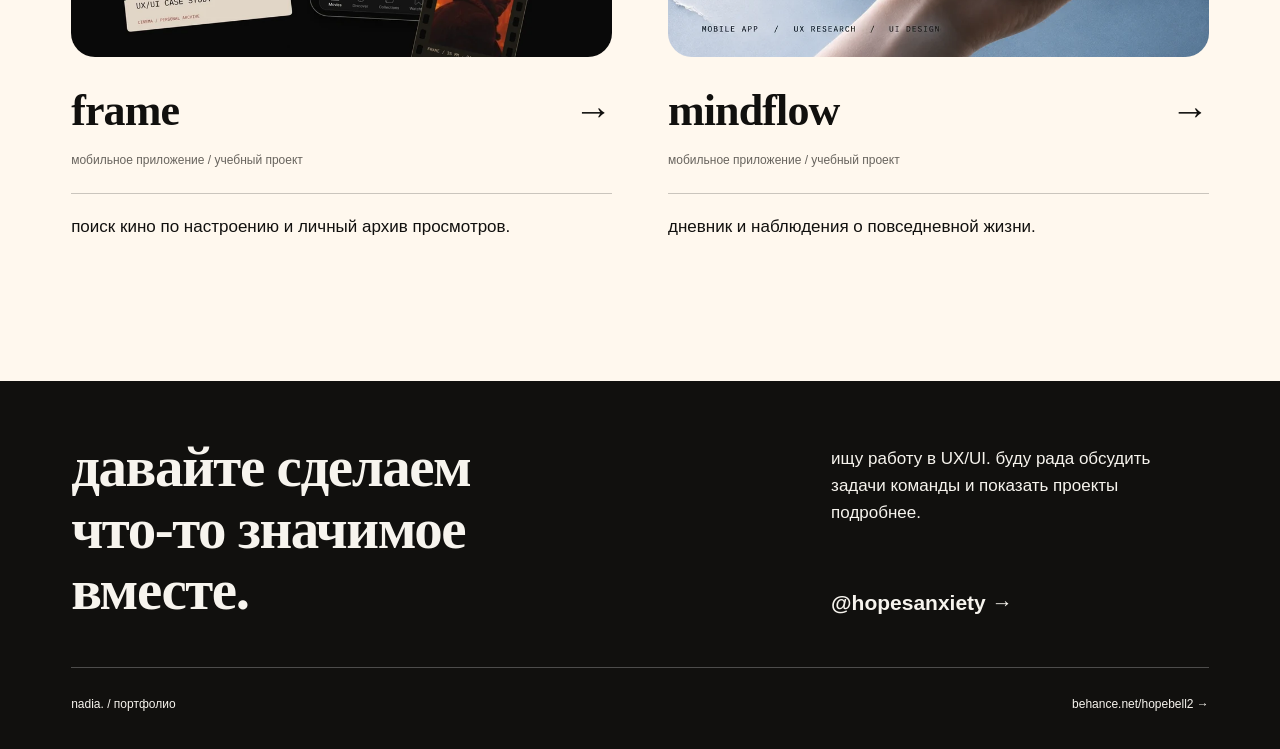
<file: projects.html>
<!doctype html><html lang="ru"><head><meta charset="utf-8"><meta name="viewport" content="width=device-width, initial-scale=1"><meta name="description" content="Портфолио UX/UI-дизайнера: учебные проекты сайтов и мобильных приложений."><meta name="theme-color" content="#f7f4ee"><title>Проекты — nadia.</title><link rel="icon" href="favicon.svg?v=20261114ah" type="image/svg+xml"><script src="theme.js?v=20261114ah"></script><link rel="stylesheet" href="style.css?v=20261114ah"><script src="app.js?v=20261114ah" defer></script></head><body data-page="projects"><a class="skip" href="#main">Перейти к содержанию</a><header class="site-header"><div class="header-inner"><a class="brand" href="index.html?v=20261114ah" aria-label="nadia. — главная">nadia.</a><nav aria-label="Основная навигация"><a href="projects.html?v=20261114ah" aria-current="page">проекты</a><a href="about.html?v=20261114ah" >обо мне</a><a href="contact.html?v=20261114ah" >контакты</a></nav><div class="header-actions"><a class="status" href="contact.html?v=20261114ah"><span aria-hidden="true"></span>ищу работу в UX/UI</a><button class="theme-toggle" type="button" aria-label="Включить тёмную тему" aria-pressed="false" title="Включить тёмную тему" disabled><svg class="theme-moon" viewBox="0 0 24 24" fill="none" stroke="currentColor" stroke-width="1.7" aria-hidden="true"><path d="M20.5 13A8.5 8.5 0 0 1 11 3.5 8.5 8.5 0 1 0 20.5 13Z"/></svg><svg class="theme-sun" viewBox="0 0 24 24" fill="none" stroke="currentColor" stroke-width="1.7" aria-hidden="true"><circle cx="12" cy="12" r="4"/><path d="M12 2v2m0 16v2M2 12h2m16 0h2M5 5l1.5 1.5m11 11L19 19M5 19l1.5-1.5m11-11L19 5"/></svg></button></div></div></header><main id="main"><section class="index-hero content glow-soft"><p class="eyebrow">учебные проекты / веб и мобильные интерфейсы</p><div class="split"><h1>проекты.</h1><p>в каждом кейсе — задача, основные сценарии, визуальные решения и готовые экраны.</p></div></section><section class="content project-grid projects-index" aria-label="Все проекты"><a class="project-card" href="after.html?v=20261114ah" data-reveal><img src="assets/after-cover-960.webp" srcset="assets/after-cover-480.webp 480w, assets/after-cover-960.webp 960w, assets/after-cover-1600.webp 1600w" sizes="(max-width: 700px) 92vw, (max-width: 1100px) 45vw, 612px" width="1600" height="1222" alt="AFTER — от выбора события до готового плана на вечер." loading="eager" decoding="async" fetchpriority="high"><div class="card-title"><h3>after</h3><span class="link-arrow" aria-hidden="true">→</span></div><p class="eyebrow">мобильное приложение / учебный проект</p><p class="card-desc">от выбора события до готового плана на вечер.</p></a><a class="project-card" href="unfold.html?v=20261114ah" data-reveal><img src="assets/unfold-cover-r2-960.webp" srcset="assets/unfold-cover-r2-480.webp 480w, assets/unfold-cover-r2-960.webp 960w, assets/unfold-cover-r2-1600.webp 1600w" sizes="(max-width: 700px) 92vw, (max-width: 1100px) 45vw, 612px" width="2560" height="1941" alt="UNFOLD — выставки, художники и собственная коллекция искусства." loading="lazy" decoding="async"><div class="card-title"><h3>unfold</h3><span class="link-arrow" aria-hidden="true">→</span></div><p class="eyebrow">веб-платформа / учебный проект</p><p class="card-desc">выставки, художники и собственная коллекция искусства.</p></a><a class="project-card" href="frame.html?v=20261114ah" data-reveal><img src="assets/frame-cover-r2-960.webp" srcset="assets/frame-cover-r2-480.webp 480w, assets/frame-cover-r2-960.webp 960w, assets/frame-cover-r2-1600.webp 1600w" sizes="(max-width: 700px) 92vw, (max-width: 1100px) 45vw, 612px" width="1600" height="1213" alt="FRAME — поиск кино по настроению и личный архив просмотров." loading="lazy" decoding="async"><div class="card-title"><h3>frame</h3><span class="link-arrow" aria-hidden="true">→</span></div><p class="eyebrow">мобильное приложение / учебный проект</p><p class="card-desc">поиск кино по настроению и личный архив просмотров.</p></a><a class="project-card" href="mindflow.html?v=20261114ah" data-reveal><img src="assets/mindflow-cover-960.webp" srcset="assets/mindflow-cover-480.webp 480w, assets/mindflow-cover-960.webp 960w, assets/mindflow-cover-1418.webp 1418w" sizes="(max-width: 700px) 92vw, (max-width: 1100px) 45vw, 612px" width="1418" height="1109" alt="MINDFLOW — дневник и наблюдения о повседневной жизни." loading="lazy" decoding="async"><div class="card-title"><h3>mindflow</h3><span class="link-arrow" aria-hidden="true">→</span></div><p class="eyebrow">мобильное приложение / учебный проект</p><p class="card-desc">дневник и наблюдения о повседневной жизни.</p></a></section></main><footer class="footer"><div class="footer-grid"><h2>давайте сделаем<br>что-то значимое<br>вместе.</h2><div><p>ищу работу в UX/UI. буду рада обсудить задачи команды и показать проекты подробнее.</p><a class="telegram" href="https://t.me/hopesanxiety">@hopesanxiety <span class="link-arrow" aria-hidden="true">→</span></a></div></div><div class="footer-bottom"><span>nadia. / портфолио</span><a href="https://www.behance.net/hopebell2">behance.net/hopebell2 <span class="link-arrow" aria-hidden="true">→</span></a></div></footer><dialog class="lightbox" aria-label="Просмотр экрана проекта"><button class="close-dialog" type="button" aria-label="Закрыть изображение">×</button><img alt=""></dialog></body></html>
</file>
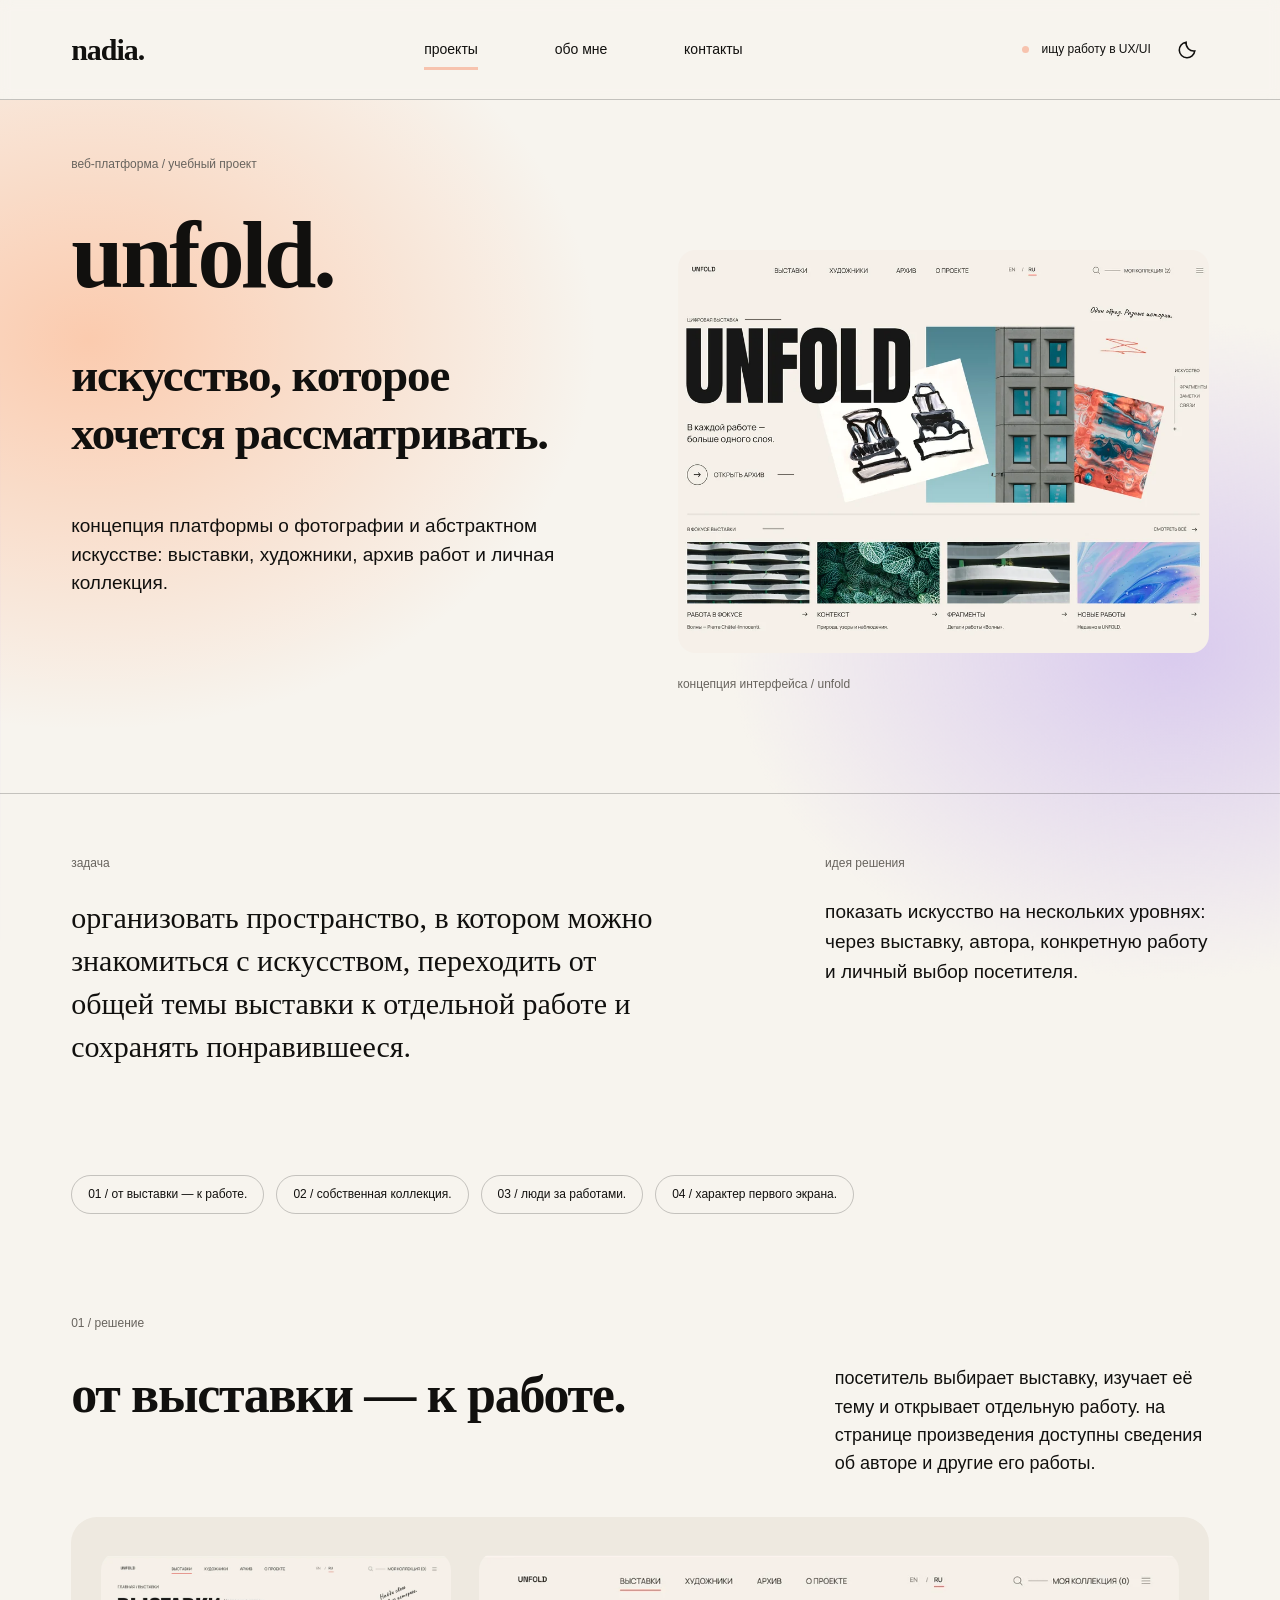
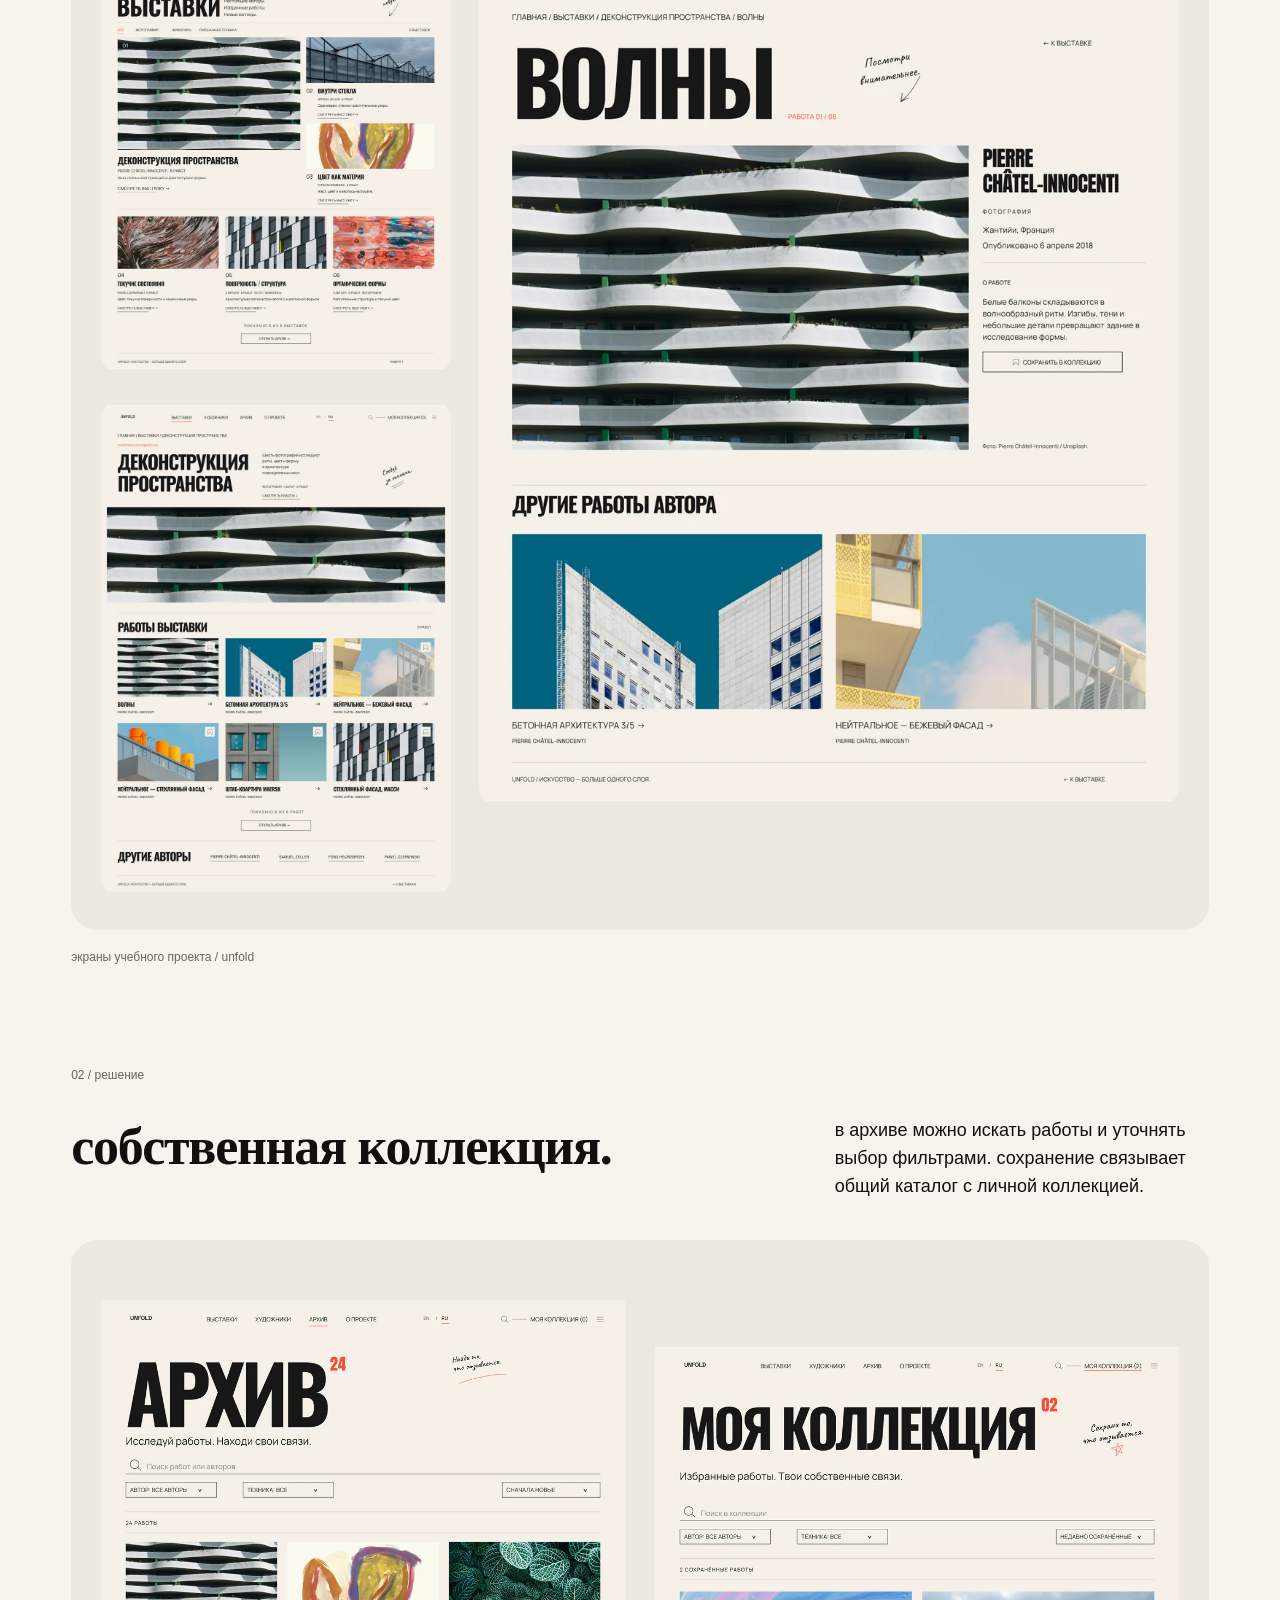
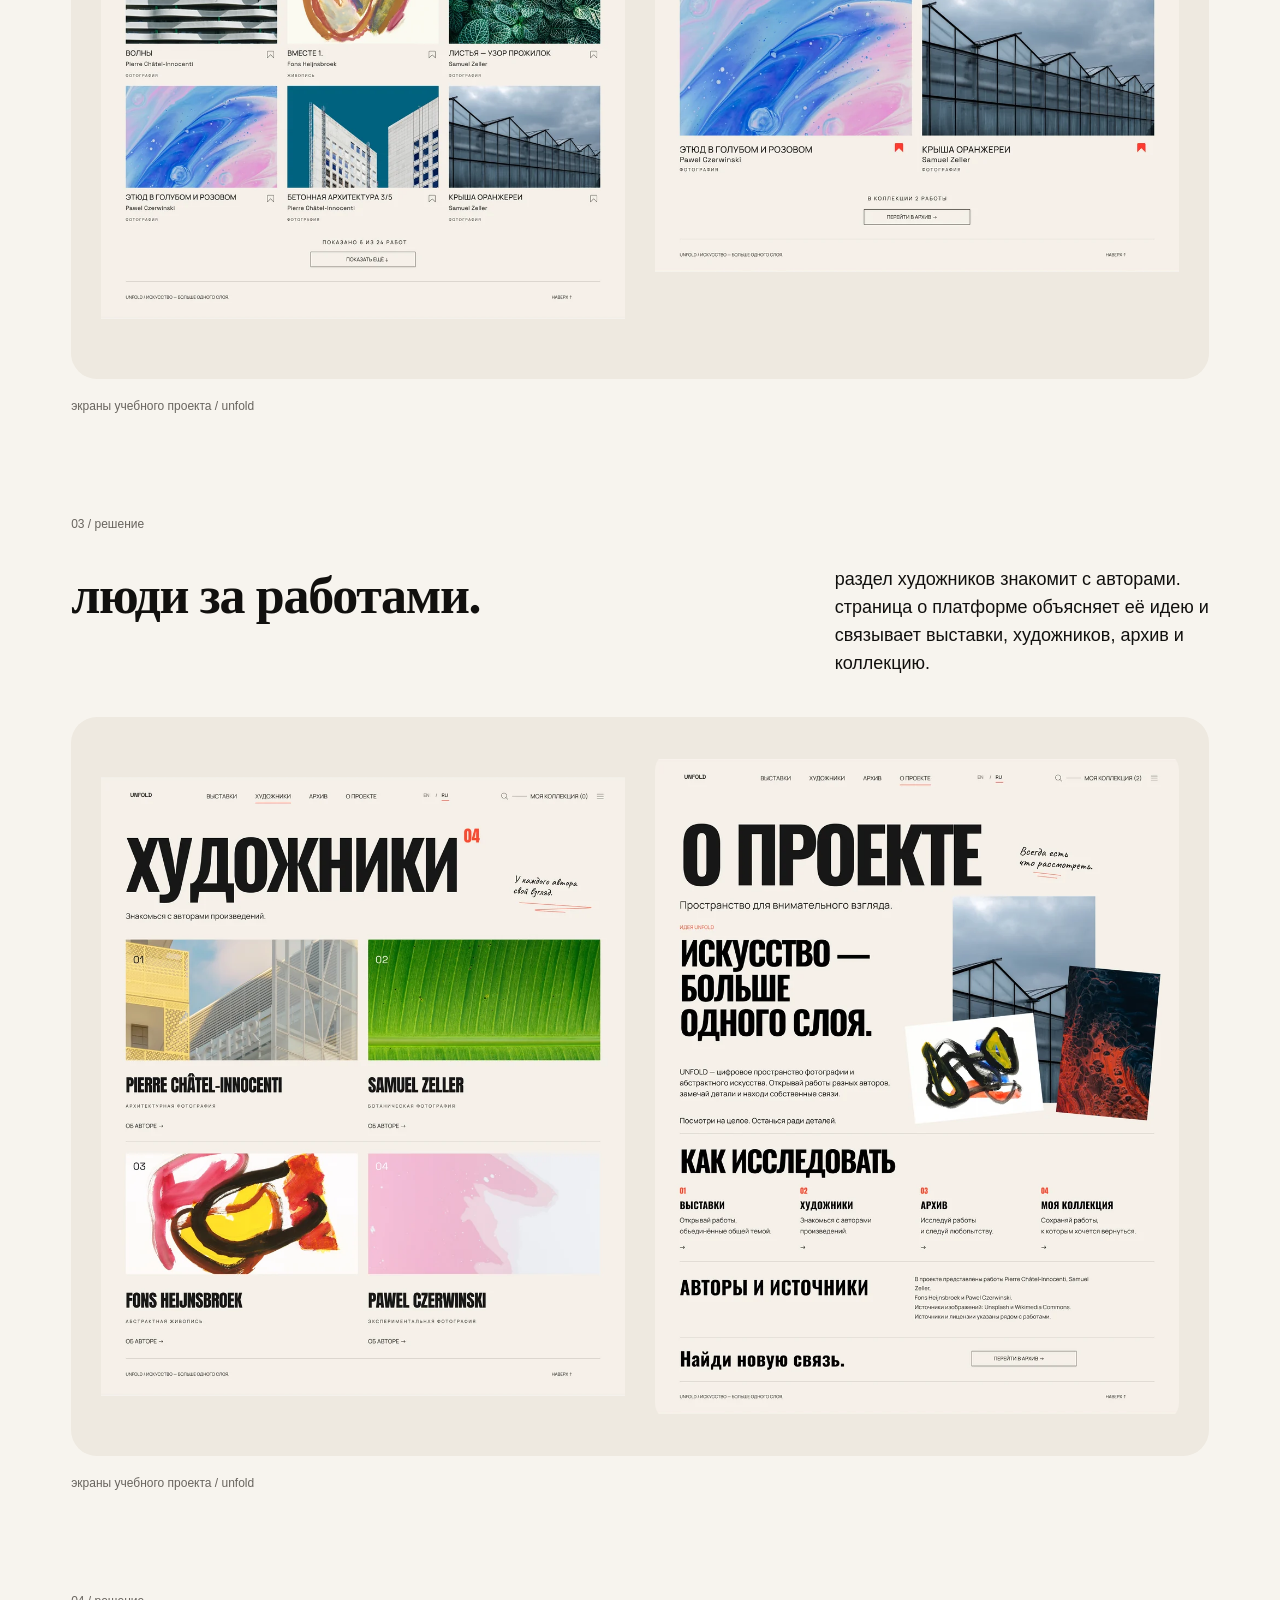
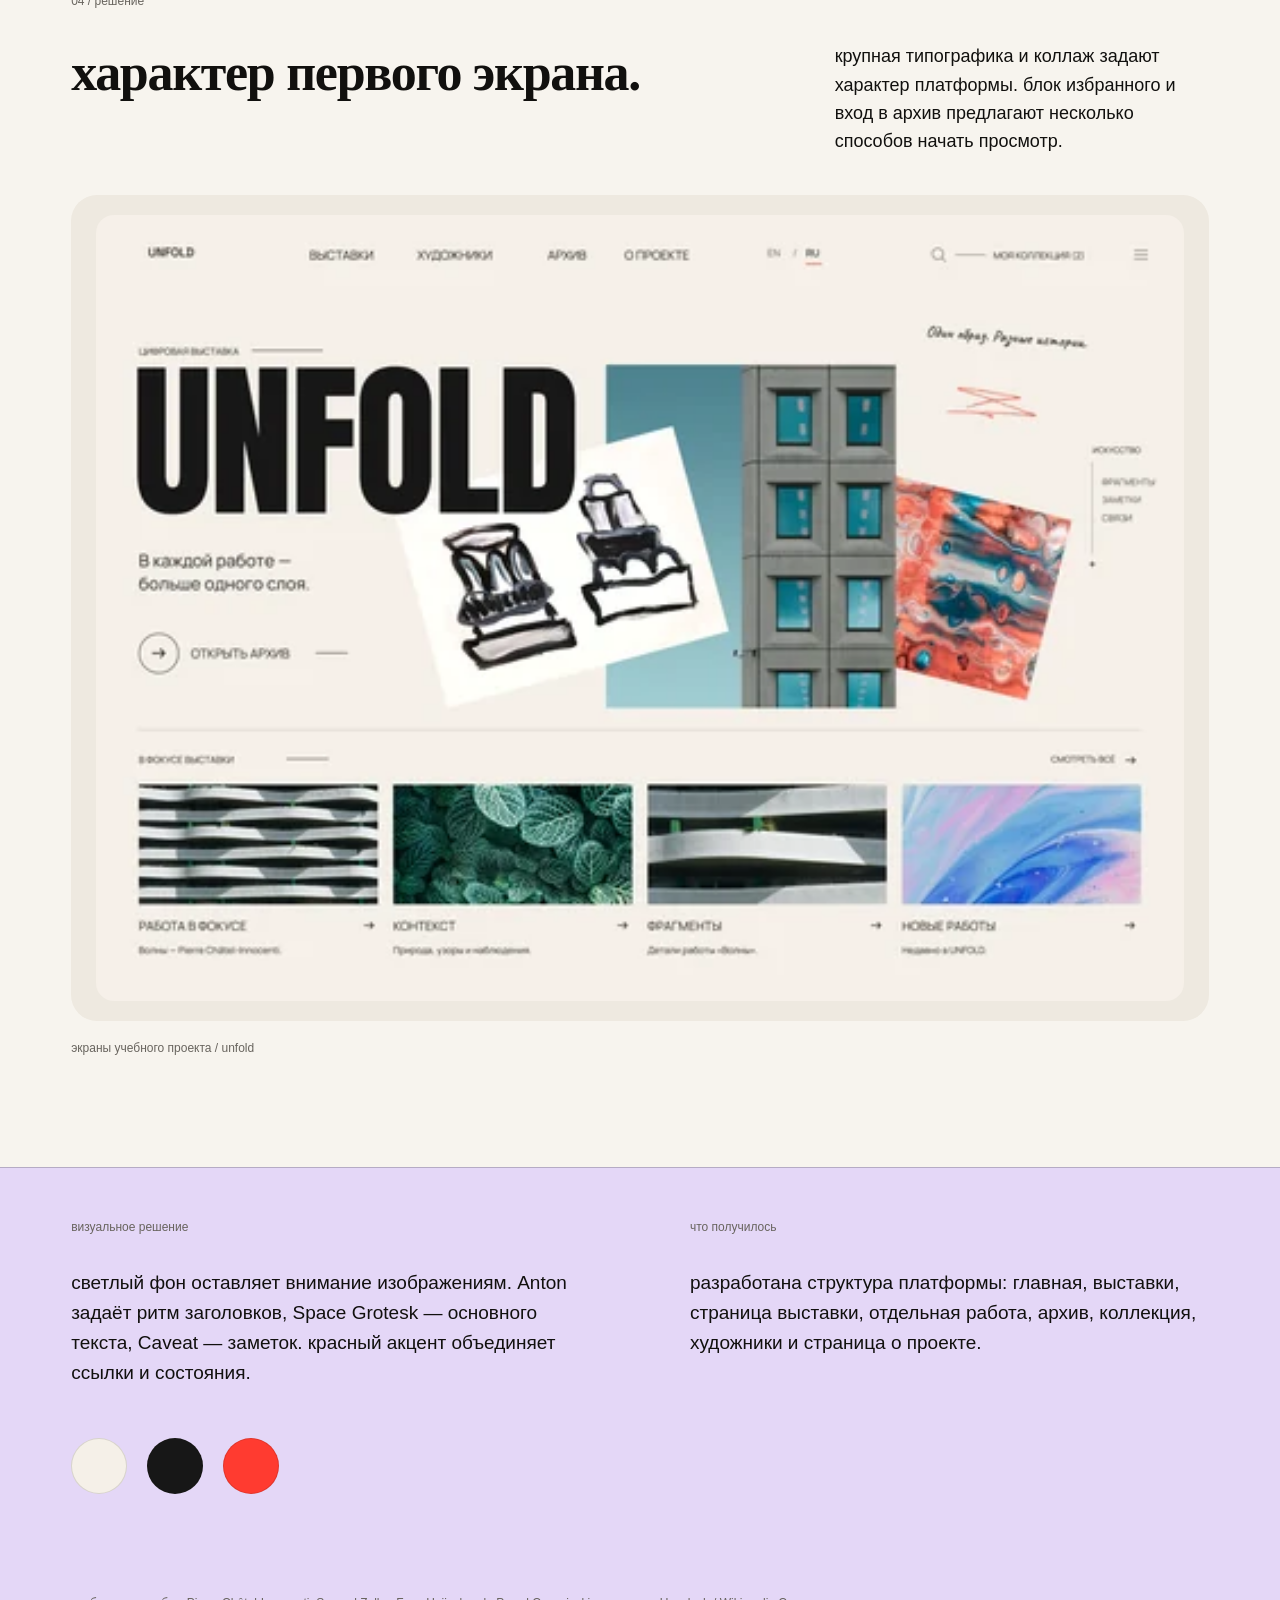
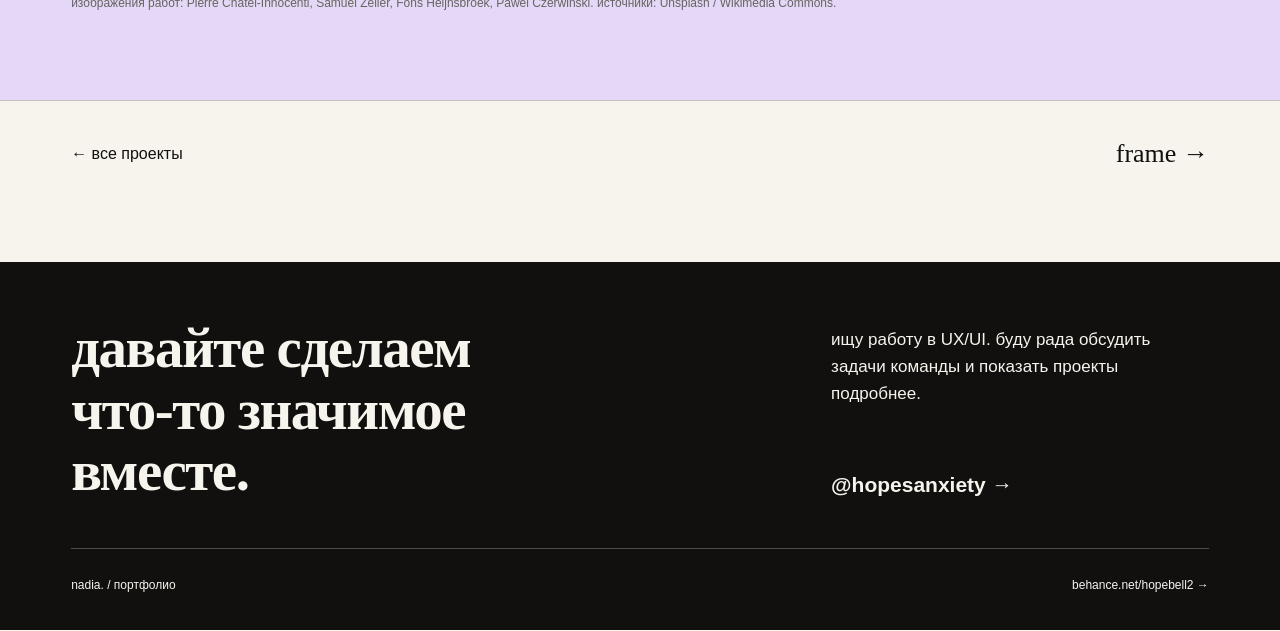
<file: unfold.html>
<!doctype html><html lang="ru"><head><meta charset="utf-8"><meta name="viewport" content="width=device-width, initial-scale=1"><meta name="description" content="концепция платформы о фотографии и абстрактном искусстве: выставки, художники, архив работ и личная коллекция."><meta name="theme-color" content="#f7f4ee"><title>UNFOLD — nadia.</title><link rel="icon" href="favicon.svg?v=20261114ah" type="image/svg+xml"><script src="theme.js?v=20261114ah"></script><link rel="stylesheet" href="style.css?v=20261114ah"><script src="app.js?v=20261114ah" defer></script></head><body data-page="unfold"><a class="skip" href="#main">Перейти к содержанию</a><header class="site-header"><div class="header-inner"><a class="brand" href="index.html?v=20261114ah" aria-label="nadia. — главная">nadia.</a><nav aria-label="Основная навигация"><a href="projects.html?v=20261114ah" aria-current="page">проекты</a><a href="about.html?v=20261114ah" >обо мне</a><a href="contact.html?v=20261114ah" >контакты</a></nav><div class="header-actions"><a class="status" href="contact.html?v=20261114ah"><span aria-hidden="true"></span>ищу работу в UX/UI</a><button class="theme-toggle" type="button" aria-label="Включить тёмную тему" aria-pressed="false" title="Включить тёмную тему" disabled><svg class="theme-moon" viewBox="0 0 24 24" fill="none" stroke="currentColor" stroke-width="1.7" aria-hidden="true"><path d="M20.5 13A8.5 8.5 0 0 1 11 3.5 8.5 8.5 0 1 0 20.5 13Z"/></svg><svg class="theme-sun" viewBox="0 0 24 24" fill="none" stroke="currentColor" stroke-width="1.7" aria-hidden="true"><circle cx="12" cy="12" r="4"/><path d="M12 2v2m0 16v2M2 12h2m16 0h2M5 5l1.5 1.5m11 11L19 19M5 19l1.5-1.5m11-11L19 5"/></svg></button></div></div></header><main id="main"><section class="case-hero content glow-soft"><p class="eyebrow">веб-платформа / учебный проект</p><div class="case-hero-grid"><div><h1>unfold.</h1><h2>искусство, которое<br>хочется рассматривать.</h2><p>концепция платформы о фотографии и абстрактном искусстве: выставки, художники, архив работ и личная коллекция.</p></div><figure><button class="zoom-image" type="button" data-zoom="assets/unfold-cover-r2-2560.webp" aria-label="Увеличить: UNFOLD — обложка учебного проекта"><img src="assets/unfold-cover-r2-960.webp" srcset="assets/unfold-cover-r2-480.webp 480w, assets/unfold-cover-r2-960.webp 960w, assets/unfold-cover-r2-1600.webp 1600w, assets/unfold-cover-r2-2560.webp 2560w" sizes="(max-width: 700px) 92vw, (max-width: 1100px) 45vw, 612px" width="2560" height="1941" alt="UNFOLD — обложка учебного проекта" loading="eager" decoding="async" fetchpriority="high"><span class="zoom-hint" aria-hidden="true">↗</span></button><figcaption>концепция интерфейса / unfold</figcaption></figure></div></section><section class="content brief"><div><p class="eyebrow">задача</p><p class="task">организовать пространство, в котором можно знакомиться с искусством, переходить от общей темы выставки к отдельной работе и сохранять понравившееся.</p></div><div><p class="eyebrow">идея решения</p><p>показать искусство на нескольких уровнях: через выставку, автора, конкретную работу и личный выбор посетителя.</p></div></section><nav class="case-contents content" aria-label="Разделы кейса"><a href="#solution-1">01 / от выставки — к работе.</a><a href="#solution-2">02 / собственная коллекция.</a><a href="#solution-3">03 / люди за работами.</a><a href="#solution-4">04 / характер первого экрана.</a></nav><section class="case-section content" id="solution-1"><p class="eyebrow">01 / решение</p><div class="section-heading" data-reveal><h2>от выставки — к работе.</h2><p>посетитель выбирает выставку, изучает её тему и открывает отдельную работу. на странице произведения доступны сведения об авторе и другие его работы.</p></div><div class="screen-stage webflow count-3" style="--stage:#EEE9E0"><button class="zoom-image" type="button" data-zoom="assets/unfold-exhibitions-screen-r2-2560.webp" aria-label="Увеличить: UNFOLD — от выставки — к работе. Экран 1"><img src="assets/unfold-exhibitions-screen-r2-960.webp" srcset="assets/unfold-exhibitions-screen-r2-480.webp 480w, assets/unfold-exhibitions-screen-r2-960.webp 960w, assets/unfold-exhibitions-screen-r2-1600.webp 1600w, assets/unfold-exhibitions-screen-r2-2560.webp 2560w" sizes="(max-width: 700px) 92vw, (max-width: 1100px) 45vw, 612px" width="2560" height="3085" alt="UNFOLD — от выставки — к работе. Экран 1" loading="lazy" decoding="async"><span class="zoom-hint" aria-hidden="true">↗</span></button><button class="zoom-image" type="button" data-zoom="assets/unfold-exhibition-screen-r2-2560.webp" aria-label="Увеличить: UNFOLD — от выставки — к работе. Экран 2"><img src="assets/unfold-exhibition-screen-r2-960.webp" srcset="assets/unfold-exhibition-screen-r2-480.webp 480w, assets/unfold-exhibition-screen-r2-960.webp 960w, assets/unfold-exhibition-screen-r2-1600.webp 1600w, assets/unfold-exhibition-screen-r2-2560.webp 2560w" sizes="(max-width: 700px) 92vw, (max-width: 1100px) 45vw, 612px" width="2560" height="3610" alt="UNFOLD — от выставки — к работе. Экран 2" loading="lazy" decoding="async"><span class="zoom-hint" aria-hidden="true">↗</span></button><button class="zoom-image" type="button" data-zoom="assets/unfold-work-screen-r2-2560.webp" aria-label="Увеличить: UNFOLD — от выставки — к работе. Экран 3"><img src="assets/unfold-work-screen-r2-960.webp" srcset="assets/unfold-work-screen-r2-480.webp 480w, assets/unfold-work-screen-r2-960.webp 960w, assets/unfold-work-screen-r2-1600.webp 1600w, assets/unfold-work-screen-r2-2560.webp 2560w" sizes="(max-width: 700px) 92vw, (max-width: 1100px) 45vw, 612px" width="2560" height="3120" alt="UNFOLD — от выставки — к работе. Экран 3" loading="lazy" decoding="async"><span class="zoom-hint" aria-hidden="true">↗</span></button></div><p class="eyebrow caption">экраны учебного проекта / unfold</p></section><section class="case-section content" id="solution-2"><p class="eyebrow">02 / решение</p><div class="section-heading" data-reveal><h2>собственная коллекция.</h2><p>в архиве можно искать работы и уточнять выбор фильтрами. сохранение связывает общий каталог с личной коллекцией.</p></div><div class="screen-stage webpair count-2" style="--stage:#EEE9E0"><button class="zoom-image" type="button" data-zoom="assets/unfold-archive-screen-r2-2560.webp" aria-label="Увеличить: UNFOLD — собственная коллекция. Экран 1"><img src="assets/unfold-archive-screen-r2-960.webp" srcset="assets/unfold-archive-screen-r2-480.webp 480w, assets/unfold-archive-screen-r2-960.webp 960w, assets/unfold-archive-screen-r2-1600.webp 1600w, assets/unfold-archive-screen-r2-2560.webp 2560w" sizes="(max-width: 700px) 92vw, (max-width: 1100px) 45vw, 612px" width="2560" height="3270" alt="UNFOLD — собственная коллекция. Экран 1" loading="lazy" decoding="async"><span class="zoom-hint" aria-hidden="true">↗</span></button><button class="zoom-image" type="button" data-zoom="assets/unfold-collection-screen-r2-2560.webp" aria-label="Увеличить: UNFOLD — собственная коллекция. Экран 2"><img src="assets/unfold-collection-screen-r2-960.webp" srcset="assets/unfold-collection-screen-r2-480.webp 480w, assets/unfold-collection-screen-r2-960.webp 960w, assets/unfold-collection-screen-r2-1600.webp 1600w, assets/unfold-collection-screen-r2-2560.webp 2560w" sizes="(max-width: 700px) 92vw, (max-width: 1100px) 45vw, 612px" width="2560" height="3270" alt="UNFOLD — собственная коллекция. Экран 2" loading="lazy" decoding="async"><span class="zoom-hint" aria-hidden="true">↗</span></button></div><p class="eyebrow caption">экраны учебного проекта / unfold</p></section><section class="case-section content" id="solution-3"><p class="eyebrow">03 / решение</p><div class="section-heading" data-reveal><h2>люди за работами.</h2><p>раздел художников знакомит с авторами. страница о платформе объясняет её идею и связывает выставки, художников, архив и коллекцию.</p></div><div class="screen-stage webpair count-2" style="--stage:#EEE9E0"><button class="zoom-image" type="button" data-zoom="assets/unfold-artists-screen-r2-2560.webp" aria-label="Увеличить: UNFOLD — люди за работами. Экран 1"><img src="assets/unfold-artists-screen-r2-960.webp" srcset="assets/unfold-artists-screen-r2-480.webp 480w, assets/unfold-artists-screen-r2-960.webp 960w, assets/unfold-artists-screen-r2-1600.webp 1600w, assets/unfold-artists-screen-r2-2560.webp 2560w" sizes="(max-width: 700px) 92vw, (max-width: 1100px) 45vw, 612px" width="2560" height="3270" alt="UNFOLD — люди за работами. Экран 1" loading="lazy" decoding="async"><span class="zoom-hint" aria-hidden="true">↗</span></button><button class="zoom-image" type="button" data-zoom="assets/unfold-about-screen-r2-2560.webp" aria-label="Увеличить: UNFOLD — люди за работами. Экран 2"><img src="assets/unfold-about-screen-r2-960.webp" srcset="assets/unfold-about-screen-r2-480.webp 480w, assets/unfold-about-screen-r2-960.webp 960w, assets/unfold-about-screen-r2-1600.webp 1600w, assets/unfold-about-screen-r2-2560.webp 2560w" sizes="(max-width: 700px) 92vw, (max-width: 1100px) 45vw, 612px" width="2560" height="3270" alt="UNFOLD — люди за работами. Экран 2" loading="lazy" decoding="async"><span class="zoom-hint" aria-hidden="true">↗</span></button></div><p class="eyebrow caption">экраны учебного проекта / unfold</p></section><section class="case-section content" id="solution-4"><p class="eyebrow">04 / решение</p><div class="section-heading" data-reveal><h2>характер первого экрана.</h2><p>крупная типографика и коллаж задают характер платформы. блок избранного и вход в архив предлагают несколько способов начать просмотр.</p></div><div class="screen-stage wide count-1" style="--stage:#EEE9E0"><button class="zoom-image" type="button" data-zoom="assets/unfold-home-screen-r2-2560.webp" aria-label="Увеличить: UNFOLD — характер первого экрана. Экран 1"><img src="assets/unfold-home-screen-r2-960.webp" srcset="assets/unfold-home-screen-r2-480.webp 480w, assets/unfold-home-screen-r2-960.webp 960w, assets/unfold-home-screen-r2-1600.webp 1600w, assets/unfold-home-screen-r2-2560.webp 2560w" sizes="(max-width:700px) calc(100vw - 68px), (max-width:1600px) 85vw, 1390px" width="2560" height="1852" alt="UNFOLD — характер первого экрана. Экран 1" loading="lazy" decoding="async"><span class="zoom-hint" aria-hidden="true">↗</span></button></div><p class="eyebrow caption">экраны учебного проекта / unfold</p></section><section class="content outcome"><div><p class="eyebrow">визуальное решение</p><p>светлый фон оставляет внимание изображениям. Anton задаёт ритм заголовков, Space Grotesk — основного текста, Caveat — заметок. красный акцент объединяет ссылки и состояния.</p><div class="palette" aria-label="Палитра проекта"><span style="background:#F5F0E8" title="#F5F0E8"></span><span style="background:#171717" title="#171717"></span><span style="background:#FF3B30" title="#FF3B30"></span></div></div><div><p class="eyebrow">что получилось</p><p>разработана структура платформы: главная, выставки, страница выставки, отдельная работа, архив, коллекция, художники и страница о проекте.</p></div><p class="credits">изображения работ: Pierre Châtel-Innocenti, Samuel Zeller, Fons Heijnsbroek, Pawel Czerwinski. источники: Unsplash / Wikimedia Commons.</p></section><nav class="content case-next" aria-label="Другие проекты"><a href="projects.html?v=20261114ah"><span class="link-arrow link-arrow--back" aria-hidden="true">←</span> все проекты</a><a class="text-link" href="frame.html?v=20261114ah">frame <span class="link-arrow" aria-hidden="true">→</span></a></nav></main><footer class="footer"><div class="footer-grid"><h2>давайте сделаем<br>что-то значимое<br>вместе.</h2><div><p>ищу работу в UX/UI. буду рада обсудить задачи команды и показать проекты подробнее.</p><a class="telegram" href="https://t.me/hopesanxiety">@hopesanxiety <span class="link-arrow" aria-hidden="true">→</span></a></div></div><div class="footer-bottom"><span>nadia. / портфолио</span><a href="https://www.behance.net/hopebell2">behance.net/hopebell2 <span class="link-arrow" aria-hidden="true">→</span></a></div></footer><dialog class="lightbox" aria-label="Просмотр экрана проекта"><button class="close-dialog" type="button" aria-label="Закрыть изображение">×</button><img alt=""></dialog></body></html>
</file>
<file: style.css>
:root{--paper:#f7f4ee;--ink:#11100e;--muted:#68645e;--line:rgba(17,16,14,.22);--gutter:clamp(24px,5.56vw,80px)}*{box-sizing:border-box}html{scroll-behavior:smooth;scroll-padding-top:125px}body{margin:0;background:var(--paper);color:var(--ink);font:19px/1.58 Arial,Helvetica,sans-serif}a{color:inherit;text-decoration:none}button{font:inherit}a,button{-webkit-tap-highlight-color:transparent}img{max-width:100%;height:auto;display:block}h1,h2,h3{font-family:Georgia,'Times New Roman',serif;letter-spacing:-.035em;line-height:1.08;margin:0;font-weight:700}h1{font-size:clamp(64px,8vw,116px)}h2{font-size:clamp(40px,4.72vw,68px)}p{margin:0 0 1.4em}figure{margin:0}figcaption,.eyebrow{font-size:12px;line-height:1.5;color:var(--muted)}figcaption{margin-top:22px}.eyebrow{margin:0 0 32px}.content{padding-left:var(--gutter);padding-right:var(--gutter);max-width:1600px;margin-inline:auto}.site-header{position:sticky;top:0;z-index:10;background:rgba(247,244,238,.25)}.header-inner{height:100px;max-width:1600px;margin:auto;padding-inline:var(--gutter);display:flex;align-items:center;justify-content:space-between;gap:24px;border-bottom:1px solid var(--line)}.brand{font:700 30px/1 Georgia,serif;letter-spacing:-1px}.site-header nav{display:flex;gap:clamp(25px,6vw,86px);font-size:14px}.site-header nav a{position:relative;padding-block:12px;min-height:44px;display:inline-flex;align-items:center}
.site-header nav a::after{content:"";position:absolute;left:0;right:0;bottom:3px;height:3px;background:#a21b50;transform:scaleX(0);transform-origin:left;transition:transform 220ms ease}
.site-header nav a:hover::after,.site-header nav a:focus-visible::after,.site-header nav a[aria-current="page"]::after{transform:scaleX(1)}.status{font-size:12px;white-space:nowrap;display:flex;gap:12px;align-items:center}.status span{width:7px;height:7px;border-radius:50%;background:var(--brand-peach)}.glow{background:linear-gradient(118deg,#ff7849 0%,#ff7849 28%,#f390af 67%,#b191ed 100%)}
:root{--page-gradient:linear-gradient(110deg,#ffb08b 0%,#ffb08b 32%,#d097bf 70%,#b49aea 100%)}
.glow-soft,.contact-hero.glow{background:var(--page-gradient)}
.home-hero{padding:70px var(--gutter) 60px;min-height:900px;position:relative}.hero-frame{max-width:1440px;margin:auto;border-top:1px solid var(--line);border-left:1px solid var(--line);padding:22px 20px 80px;min-height:620px}.hero-frame .eyebrow{color:var(--ink)}.hero-grid{display:grid;grid-template-columns:1.8fr 1fr;gap:30px;align-items:end;margin-top:70px}.home-hero h1{font-size:clamp(64px,7.1vw,102px);line-height:1.06;letter-spacing:-.035em}.hero-intro{padding-bottom:12px;max-width:440px}.hero-intro p{font-size:20px;line-height:1.5;margin-bottom:26px}.pill{border-radius:40px;background:var(--ink);color:var(--paper);display:inline-flex;align-items:center;justify-content:space-between;gap:70px;padding:17px 25px;min-height:58px;font-size:16px;max-width:100%;transition:background .2s}.pill span{font-size:28px;line-height:20px}.pill:hover{background:#34302c}.scroll-cue{display:inline-block;font-size:12px;color:var(--muted);margin-top:120px}.selected{background:#fff8ee;padding-top:50px;padding-bottom:120px}.selected h2{margin-bottom:85px}.project-grid{display:grid;grid-template-columns:repeat(2,minmax(0,1fr));gap:160px 56px}.project-card{display:block;min-width:0}.project-card>img{width:100%;aspect-ratio:612/466;object-fit:cover}.card-title{display:flex;justify-content:space-between;align-items:center;margin-top:24px;gap:20px}.card-title h3{font-size:44px;letter-spacing:-.02em}.card-title>span{font-size:38px}.project-card .eyebrow{margin:10px 0 24px}.card-desc{font-size:17px;border-top:1px solid var(--line);padding-top:20px;margin:0}.project-card:hover h3{text-decoration:underline;text-underline-offset:7px;text-decoration-thickness:1px}.text-link{font:26px/1.4 Georgia,serif}.text-link:hover{text-decoration:underline;text-underline-offset:7px}.all-projects{display:block;text-align:right;margin-top:110px}.split{display:grid;grid-template-columns:1.8fr 1fr;gap:80px;align-items:start}.split>p,.split>div{max-width:430px}.about-strip{padding-top:75px;padding-bottom:160px;min-height:630px}.about-strip .split{margin-top:60px}.about-strip .text-link{display:inline-block;margin-top:55px}.footer{background:var(--ink);color:var(--paper);padding:55px var(--gutter) 35px}.footer-grid{max-width:1440px;margin:auto;display:grid;grid-template-columns:1.8fr 1fr;gap:80px}.footer h2{font-size:clamp(40px,4.45vw,64px);letter-spacing:-.025em}.footer p{font-size:17px;max-width:390px;margin-top:10px}.telegram{display:inline-block;font-size:21px;font-weight:bold;margin-top:36px}.footer-bottom{max-width:1440px;margin:42px auto 0;padding-top:27px;border-top:1px solid #ffffff40;display:flex;justify-content:space-between;gap:20px;font-size:12px}.index-hero{padding-top:65px;padding-bottom:85px}.index-hero .split{margin-top:55px;align-items:end}.projects-index{padding-block:50px 140px}.case-hero{padding-top:55px;padding-bottom:100px}.case-hero-grid{display:grid;grid-template-columns:1fr 1fr;gap:75px;align-items:start}.case-hero h1{font-size:106px}.case-hero h2{font-size:47px;line-height:1.23;margin-top:40px;letter-spacing:-.025em}.case-hero p:not(.eyebrow){font-size:19px;line-height:1.5;margin-top:50px;margin-bottom:0}.case-hero figure{margin-top:45px}.case-hero figure img{width:100%;aspect-ratio:600/455;object-fit:cover}.brief{display:grid;grid-template-columns:1.6fr 1fr;gap:140px;padding-top:60px;padding-bottom:65px;border-top:1px solid var(--line)}.brief .task{font:30px/1.43 Georgia,serif}.brief .eyebrow{margin-bottom:25px}.case-contents{display:flex;gap:12px;flex-wrap:wrap;padding-bottom:50px;font-size:12px}.case-contents a{border:1px solid var(--line);border-radius:30px;padding:9px 16px}.case-contents a:hover{background:#eae5db}.case-section{padding-top:50px;padding-bottom:50px}.section-heading{display:grid;grid-template-columns:1.8fr 1fr;gap:90px;align-items:start;margin-bottom:40px}.section-heading h2{font-size:52px;line-height:1.2;letter-spacing:-.025em}.section-heading p{font-size:18px;line-height:1.56;margin:0}.screen-stage{background:var(--stage);padding:52px 5%;display:flex;align-items:center;justify-content:center;gap:clamp(20px,6vw,120px);min-height:600px}.screen-stage .zoom-image{flex:0 1 340px;min-width:0}.screen-stage.phones img{width:100%;max-height:745px;object-fit:contain}.screen-stage.count-3{gap:6%}.screen-stage.count-3 .zoom-image{flex-basis:320px}.screen-stage.single .zoom-image{flex-basis:340px}.stage-note{font:25px/1.5 Georgia,serif;max-width:280px;margin:0}.screen-stage.webflow{display:grid;grid-template-columns:1fr 2fr;gap:28px;min-height:0;padding:35px 30px;align-items:start}.webflow .zoom-image:nth-child(2){grid-column:1;grid-row:2}.webflow .zoom-image:nth-child(3){grid-column:2;grid-row:1 / span 2}.webflow img{width:100%;height:auto}.screen-stage.webpair{gap:30px;align-items:flex-start;min-height:0;padding:35px 30px}.screen-stage.webpair .zoom-image{flex-basis:50%}.screen-stage.wide{min-height:0;padding:20px 25px}.screen-stage.wide .zoom-image{flex:1}.screen-stage.ticket{flex-direction:row-reverse;color:#e0d5c6;min-height:850px}.screen-stage.ticket .zoom-image{flex-basis:560px}.screen-stage.ticket img{max-height:830px;width:100%;object-fit:contain}.caption{margin-top:18px;margin-bottom:0}.zoom-image{position:relative;display:block;padding:0;border:0;background:transparent;color:inherit;cursor:zoom-in}.zoom-hint{position:absolute;bottom:10px;right:10px;background:#f7f4eee8;color:#11100e;border-radius:50%;width:34px;height:34px;display:grid;place-items:center;font-size:21px;opacity:0;transition:opacity .2s}.zoom-image:hover .zoom-hint,.zoom-image:focus-visible .zoom-hint{opacity:1}.outcome{margin-top:60px;padding-top:50px;padding-bottom:70px;border-top:1px solid var(--line);display:grid;grid-template-columns:1fr 1fr;gap:100px}.outcome p{font-size:19px}.outcome .eyebrow{font-size:12px}.palette{display:flex;gap:20px;margin-top:50px}.palette span{width:56px;height:56px;border-radius:50%;border:1px solid #11100e20}.credits{grid-column:1/-1;font-size:12px!important;color:var(--muted)}.case-next{display:flex;align-items:center;justify-content:space-between;padding-block:35px 90px;border-top:1px solid var(--line);font-size:16px}.about-hero{padding-top:70px;padding-bottom:80px}.about-hero h1{font-size:90px;line-height:1.16;margin:55px 0}.about-hero>p:last-child{font-size:21px}.about-brief{padding-block:70px 90px}.skills{padding-top:60px;padding-bottom:150px;border-top:1px solid var(--line)}.skills h2{font-size:58px}.skills ol{list-style:none;counter-reset:skills;padding:0;margin-top:80px}.skills li{counter-increment:skills;display:flex;gap:100px;padding:26px 0;border-top:1px solid var(--line);font:26px/1.4 Georgia,serif}.skills li:before{content:counter(skills,decimal-leading-zero);font:13px/2.8 Arial,sans-serif;color:var(--muted);min-width:60px}.skills-bottom{display:flex;justify-content:space-between;align-items:center;gap:30px;margin-top:65px}.contact-hero{padding-top:70px;padding-bottom:160px}.contact-hero h1{font-size:110px;line-height:1.15;margin:60px 0 95px}.contact-grid{display:grid;grid-template-columns:1.8fr 1fr;gap:80px}.contact-grid .pill{min-width:450px}.handle{display:block;font:29px/1.5 Georgia,serif;margin:24px}.contact-behance{margin-top:90px;border-top:1px solid var(--line);padding-top:45px;display:flex;justify-content:space-between;gap:30px;font-size:16px}.lightbox{border:0;background:#f7f4ee;padding:55px 25px 25px;max-width:95vw;max-height:95dvh;overflow:auto;box-shadow:0 20px 100px #0006}.lightbox::backdrop{background:#000c;backdrop-filter:blur(8px)}.lightbox>img{max-width:85vw;max-height:none;margin:auto}.close-dialog{position:sticky;top:0;float:right;margin-top:-45px;margin-right:-12px;border:0;background:#11100e;color:white;border-radius:50%;width:40px;height:40px;font-size:28px;cursor:pointer}.skip{position:fixed;top:-100px;left:15px;padding:10px 20px;background:#111;color:white;z-index:30}.skip:focus{top:10px}:focus-visible{outline:2px solid currentColor;outline-offset:5px}a,button{touch-action:manipulation}
@media(prefers-reduced-motion:no-preference){
[data-reveal].will-reveal{opacity:0;transform:translate3d(0,48px,0);transition:opacity 650ms ease,transform 750ms cubic-bezier(.16,1,.3,1);transition-delay:var(--reveal-delay,0ms)}
[data-reveal].will-reveal.is-visible{opacity:1;transform:none}
.project-card img{transition:filter 350ms ease}.project-card:hover img{filter:brightness(1.04)}
}
@media(min-width:1601px){.home-hero{padding-inline:max(80px,calc((100vw - 1440px)/2))}.site-header,.footer{padding-inline:max(0px,calc((100vw - 1600px)/2))}}
@media(max-width:1050px){.status{display:none}.home-hero{min-height:780px}.hero-grid{grid-template-columns:1.5fr 1fr;gap:20px}.home-hero h1{font-size:clamp(55px,7vw,85px)}.hero-intro p{font-size:17px}.pill{gap:40px}.project-grid{gap:100px 30px}.split,.footer-grid,.section-heading{gap:40px}.case-hero-grid{gap:35px}.case-hero h1{font-size:85px}.case-hero h2{font-size:38px}.brief{gap:70px}.screen-stage{min-height:480px}.screen-stage.ticket{min-height:600px}.contact-grid .pill{min-width:0}.contact-hero h1{font-size:90px}.outcome{gap:50px}}
@media(max-width:700px){body{font-size:17px}.header-inner{height:auto;min-height:98px;flex-wrap:wrap;gap:8px 30px;padding-block:16px}.brand{font-size:27px}.site-header nav{gap:22px;font-size:13px}.site-header nav a{padding:8px 0}h1{font-size:58px}h2{font-size:40px}.home-hero{padding-top:35px;min-height:0;padding-bottom:40px}.hero-frame{min-height:0;padding:20px 0 35px 14px}.hero-grid{grid-template-columns:1fr;margin-top:50px;gap:38px}.home-hero h1{font-size:clamp(44px,9.8vw,68px);line-height:1.1;letter-spacing:-.04em}.hero-intro{max-width:440px}.hero-intro p{font-size:17px}.scroll-cue{margin-top:45px}.selected{padding-block:45px 70px}.selected h2{margin-bottom:45px}.project-grid{grid-template-columns:1fr;gap:55px}.card-title{margin-top:20px}.card-title h3{font-size:38px}.card-desc{font-size:16px}.all-projects{margin-top:55px}.split,.footer-grid,.case-hero-grid,.brief,.section-heading,.outcome,.contact-grid{grid-template-columns:1fr;gap:30px}.about-strip{min-height:0;padding-block:45px 80px}.about-strip .split{margin-top:35px}.about-strip .text-link{margin-top:15px}.footer{padding-top:45px}.footer h2{font-size:39px}.footer p{font-size:16px}.telegram{margin-top:10px}.footer-bottom{flex-wrap:wrap;margin-top:35px;font-size:11px}.index-hero{padding-block:40px 55px}.index-hero .split{margin-top:35px}.projects-index{padding-block:10px 70px}.case-hero{padding-top:40px;padding-bottom:50px}.case-hero h1{font-size:68px}.case-hero h2{font-size:36px;margin-top:25px}.case-hero p:not(.eyebrow){font-size:17px;margin-top:30px}.case-hero figure{margin-top:0}.brief{padding-block:40px}.brief .task{font-size:26px}.case-contents{gap:8px;padding-bottom:20px}.case-contents a{font-size:11px}.case-section{padding-block:35px}.section-heading{gap:22px;margin-bottom:28px}.section-heading h2{font-size:35px}.section-heading p{font-size:17px}.screen-stage,.screen-stage.count-3{min-height:0;padding:28px 18px;gap:18px;flex-wrap:wrap}.screen-stage.phones .zoom-image,.screen-stage.count-3 .zoom-image{flex:0 1 calc(50% - 9px)}.screen-stage.phones.count-3 .zoom-image:last-child{flex-basis:62%}.screen-stage.single .zoom-image{flex-basis:70%}.stage-note{font-size:19px;text-align:center}.screen-stage.webflow{display:flex;flex-direction:column;gap:25px;padding:20px}.webflow .zoom-image{width:100%;flex:none}.screen-stage.webpair{flex-direction:column;padding:20px;gap:25px}.screen-stage.webpair .zoom-image{width:100%;flex:none}.screen-stage.wide{padding:15px 10px}.screen-stage.ticket{min-height:0;padding:28px;flex-direction:column}.screen-stage.ticket .zoom-image{flex:auto;width:100%}.screen-stage.ticket .stage-note{font-size:16px}.zoom-hint{opacity:1;width:28px;height:28px;font-size:17px;bottom:5px;right:5px}.outcome{margin-top:30px;padding-block:35px;gap:35px}.outcome p{font-size:17px}.palette{margin-top:20px}.palette span{width:42px;height:42px}.case-next{padding-block:28px 55px}.case-next .text-link{font-size:23px}.about-hero{padding-block:40px 55px}.about-hero h1{font-size:clamp(42px,9.5vw,65px);margin:35px 0}.about-hero>p:last-child{font-size:18px}.skills{padding-block:40px 70px}.skills h2{font-size:38px}.skills ol{margin-top:45px}.skills li{font-size:21px;gap:14px}.skills li:before{min-width:35px}.skills-bottom{flex-direction:column;align-items:start;margin-top:35px;gap:10px}.contact-hero{padding-block:40px 70px}.contact-hero h1{font-size:clamp(40px,9.3vw,65px);margin:40px 0}.contact-grid{gap:35px}.contact-grid .pill{width:100%}.handle{font-size:24px;margin:20px 0}.contact-behance{flex-direction:column;margin-top:40px;padding-top:30px;gap:15px}.contact-behance .text-link{font-size:23px}.lightbox{padding:50px 10px 15px}.lightbox>img{max-width:88vw}.close-dialog{margin-right:0}.eyebrow{margin-bottom:25px}}
@media(prefers-reduced-motion:reduce){html{scroll-behavior:auto}*,*:before,*:after{animation:none!important;transition:none!important}}
@media(max-width:360px){.home-hero h1{font-size:36px}.contact-hero h1{font-size:34px}.pill{gap:20px;padding-inline:18px}.footer h2{font-size:34px}.case-hero h1{font-size:58px}.skills h2{font-size:34px}}

/* Solid editorial panels keep the colour visible between the project images. */
.about-strip.glow-soft{background:#b69aee}
.projects-index{background:#fff8ee}
.outcome{background:#e4d7f7}
.skills{background:#fbd9c8}
.section-heading,.hero-grid,.split,.case-hero-grid,.brief,.outcome,.contact-grid,.footer-grid{min-width:0}
.section-heading>*,.hero-grid>*,.split>*,.case-hero-grid>*,.brief>*,.outcome>*,.contact-grid>*,.footer-grid>*{min-width:0}
.contact-hero h1{font-size:clamp(40px,7.6vw,110px)}
.case-hero h1{font-size:clamp(44px,7.36vw,106px)}
.lightbox{max-height:95vh;max-height:95dvh}
@media(min-width:701px) and (max-width:1000px){
.hero-grid,.case-hero-grid{grid-template-columns:1fr;gap:40px}
.home-hero h1{font-size:clamp(58px,8vw,80px)}
.hero-grid{margin-top:45px}.hero-intro{max-width:540px;padding-top:8px}
.hero-intro p{font-size:19px}.hero-frame{padding-bottom:40px}
.scroll-cue{margin-top:60px}.case-hero figure{margin-top:0;max-width:650px}
.case-hero h2{max-width:700px}.case-hero p:not(.eyebrow){max-width:680px}
.brief{gap:45px;grid-template-columns:1.25fr 1fr}
.section-heading{grid-template-columns:1.3fr 1fr;gap:30px}
.section-heading h2{font-size:40px}.about-hero h1{font-size:clamp(60px,8vw,80px)}
.contact-grid{grid-template-columns:1.3fr 1fr;gap:35px}
.screen-stage.single{gap:40px}.stage-note{font-size:21px}
}
@media(max-width:700px){
.site-header nav{width:100%;justify-content:space-between;gap:12px}
.site-header nav a{padding:8px 0}.site-header nav a::after{bottom:2px}
.header-inner{padding-top:12px;padding-bottom:8px;gap:4px 16px;min-height:100px}
.section-heading h2,.skills h2,.about-strip h2{font-size:clamp(30px,8.7vw,40px)}
.footer h2{font-size:clamp(30px,8.9vw,40px)}
.skills li{overflow-wrap:break-word}.footer-bottom a{overflow-wrap:anywhere}
.contact-hero h1{font-size:clamp(32px,8.6vw,60px)}
.case-next{gap:20px;flex-wrap:wrap}.contact-behance .text-link{font-size:clamp(18px,5.5vw,23px)}
}
@media(prefers-reduced-motion:reduce){[data-reveal].will-reveal{opacity:1;transform:none}}
/* Blur is an enhancement; the 25% RGBA background also works without it. */
@supports ((backdrop-filter:blur(1px)) or (-webkit-backdrop-filter:blur(1px))){
.site-header{-webkit-backdrop-filter:blur(6px);backdrop-filter:blur(6px)}
}
/* Theme, readable availability and project descriptions. */
:root{--brand-peach:#F7C3AE;color-scheme:light;--header-background:rgba(247,244,238,.25);--bubble:#fff3df;--bubble-line:#c58d77;--footer:#11100e;--on-footer:#f7f4ee;--accent:#a21b50}
:root[data-theme="dark"]{color-scheme:dark;--paper:#17151b;--ink:#fbf3e9;--muted:#c9bdce;--line:rgba(251,243,233,.25);--header-background:rgba(23,21,27,.25);--bubble:#302635;--bubble-line:#9b779b;--accent:#ff9fc0}
.site-header{background:var(--header-background)}
.header-inner{display:grid;grid-template-columns:auto 1fr auto;height:100px;gap:24px}
.site-header nav{justify-content:center}
.site-header nav a::after{background:var(--brand-peach)}
.header-actions{display:flex;gap:14px;align-items:center;justify-content:flex-end}
.site-header .status{display:inline-flex;color:var(--ink);font-size:12px;line-height:1.3;font-weight:400;gap:12px;white-space:nowrap}
.status span{width:7px;height:7px;flex-shrink:0;background:var(--brand-peach)}
.theme-toggle{display:grid;place-items:center;position:relative;width:44px;height:44px;padding:10px;flex:0 0 44px;-webkit-appearance:none;appearance:none;border:0;border-radius:0;box-shadow:none;color:var(--ink);background:transparent;cursor:pointer}
.theme-toggle svg{width:22px;height:22px;grid-area:1/1}
.theme-toggle .theme-sun{display:none}
[data-theme="dark"] .theme-toggle .theme-moon{display:none}
[data-theme="dark"] .theme-toggle .theme-sun{display:block}
.theme-toggle:hover{color:var(--accent)}
.theme-toggle:disabled{cursor:default;opacity:.5}
.project-card>img{border-radius:24px}
.zoom-image,.zoom-image img{border-radius:18px}
.screen-stage{border-radius:26px;overflow:hidden}
.lightbox>img{border-radius:14px}
.footer{background:var(--footer);color:var(--on-footer)}
[data-theme="dark"] .glow{background:linear-gradient(118deg,#783d27 0%,#783d27 28%,#633246 67%,#42305e 100%)}
[data-theme="dark"]{--page-gradient:linear-gradient(110deg,#563224 0%,#563224 32%,#4b2e41 70%,#382a50 100%)}
[data-theme="dark"] .glow-soft,[data-theme="dark"] .contact-hero.glow{background:var(--page-gradient)}
[data-theme="dark"] .selected,[data-theme="dark"] .projects-index{background:#1d1922}
[data-theme="dark"] .about-strip.glow-soft{background:#43305b}
[data-theme="dark"] .outcome{background:#30253d}
[data-theme="dark"] .skills{background:#513126}
[data-theme="dark"] .pill:hover{background:#e9cbbb;color:#17151b}
[data-theme="dark"] .case-contents a:hover{background:#423449}
[data-theme="dark"] .zoom-hint{background:#241d2de8;color:#fbf3e9}
[data-theme="dark"] .lightbox{background:#17151b;color:#fbf3e9}
[data-theme="dark"] .close-dialog{background:#fbf3e9;color:#17151b}
@media(max-width:1100px){
html{scroll-padding-top:160px}
.header-inner{height:auto;min-height:116px;grid-template-columns:1fr auto;gap:6px 20px;padding-top:12px;padding-bottom:8px}
.header-inner>.brand{grid-column:1;grid-row:1}
.header-actions{grid-column:2;grid-row:1}
.site-header nav{grid-column:1/-1;grid-row:2;width:100%;gap:clamp(30px,10vw,100px)}
}
@media(max-width:600px){
html{scroll-padding-top:180px}
.header-inner{grid-template-columns:1fr 44px;gap:4px 12px;min-height:0;padding-inline:var(--gutter)}
.header-actions{display:contents}
.header-inner>.brand{font-size:26px}
.theme-toggle{grid-column:2;grid-row:1}
.site-header nav{grid-column:1/-1;grid-row:2;justify-content:space-between;gap:12px}
.site-header .status{display:none}
.project-card>img{border-radius:18px}
.screen-stage{border-radius:20px}
}

@media(max-width:1050px){.site-header .status{display:none}}

/* Hover lifts the content while keeping each card's hit area stable. */
@media (prefers-reduced-motion:no-preference) and (hover:hover){
.project-card>img,.project-card>.card-title,.project-card>.eyebrow,.project-card>.card-desc{transition:transform 280ms cubic-bezier(.2,.7,.2,1),filter 350ms ease}
.project-card:hover>img,.project-card:hover>.card-title,.project-card:hover>.eyebrow,.project-card:hover>.card-desc,.project-card:focus-visible>img,.project-card:focus-visible>.card-title,.project-card:focus-visible>.eyebrow,.project-card:focus-visible>.card-desc{transform:translateY(-10px)}
.skills li{transition:background-color 250ms ease}
.skills .skill-label,.skills li::before{transition:transform 260ms cubic-bezier(.2,.7,.2,1)}
.skills li:hover .skill-label{transform:translate(8px,-4px)}
.skills li:hover::before{transform:translateY(-4px)}
.skills li:hover{background-color:rgba(17,16,14,.045)}
[data-theme="dark"] .skills li:hover{background-color:rgba(251,243,233,.065)}
}

/* Footer contact underline reveals without shifting the layout. */
.footer .telegram{position:relative;text-decoration:none;padding-bottom:5px}
.footer .telegram::after{content:"";position:absolute;left:0;right:0;bottom:0;height:2px;background:currentColor;transform:scaleX(0);transform-origin:left;transition:transform 240ms ease}
@media(hover:hover){.footer .telegram:hover::after{transform:scaleX(1)}}
.footer .telegram:focus-visible::after{transform:scaleX(1)}
@media(prefers-reduced-motion:reduce){.footer .telegram::after{transition:none}}

/* Restore the 21 radial fills from the final design export. */
:root{--circle-scale:1}
.glow,.glow-soft,[data-theme="dark"] .glow,[data-theme="dark"] .glow-soft{background:transparent}
.home-hero.glow{background-color:var(--paper);background-image:radial-gradient(ellipse 36.11111% 38.88889% at 29.16667% 73.33333%,rgba(206,234,240,0.8) 0%,rgba(206,234,240,0.44) 45%,rgba(206,234,240,0) 100%),radial-gradient(ellipse 39.58333% 43.33333% at 70.83333% 68.88889%,rgba(161,138,239,0.65) 0%,rgba(161,138,239,0.3575) 45%,rgba(161,138,239,0) 100%),radial-gradient(ellipse 35.41667% 45.55556% at 87.50000% 23.33333%,rgba(244,115,171,0.72) 0%,rgba(244,115,171,0.396) 45%,rgba(244,115,171,0) 100%),radial-gradient(ellipse 41.66667% 47.77778% at 13.88889% 24.44444%,rgba(255,110,49,0.82) 0%,rgba(255,110,49,0.451) 45%,rgba(255,110,49,0) 100%)}
[data-theme="dark"] .home-hero.glow{background-color:var(--paper);background-image:radial-gradient(ellipse 36.11111% 38.88889% at 29.16667% 73.33333%,rgba(206,234,240,0.52) 0%,rgba(206,234,240,0.286) 45%,rgba(206,234,240,0) 100%),radial-gradient(ellipse 39.58333% 43.33333% at 70.83333% 68.88889%,rgba(161,138,239,0.4225) 0%,rgba(161,138,239,0.232375) 45%,rgba(161,138,239,0) 100%),radial-gradient(ellipse 35.41667% 45.55556% at 87.50000% 23.33333%,rgba(244,115,171,0.468) 0%,rgba(244,115,171,0.2574) 45%,rgba(244,115,171,0) 100%),radial-gradient(ellipse 41.66667% 47.77778% at 13.88889% 24.44444%,rgba(255,110,49,0.533) 0%,rgba(255,110,49,0.29315) 45%,rgba(255,110,49,0) 100%)}
.about-strip.glow-soft{background-color:var(--paper);background-image:radial-gradient(ellipse 31.25000% 46.03175% at 74.30556% 87.30159%,rgba(200,150,232,0.5) 0%,rgba(200,150,232,0.275) 45%,rgba(200,150,232,0) 100%),radial-gradient(ellipse 34.02778% 49.20635% at 86.11111% 53.96825%,rgba(255,141,84,0.55) 0%,rgba(255,141,84,0.3025) 45%,rgba(255,141,84,0) 100%)}
[data-theme="dark"] .about-strip.glow-soft{background-color:var(--paper);background-image:radial-gradient(ellipse 31.25000% 46.03175% at 74.30556% 87.30159%,rgba(200,150,232,0.325) 0%,rgba(200,150,232,0.17875) 45%,rgba(200,150,232,0) 100%),radial-gradient(ellipse 34.02778% 49.20635% at 86.11111% 53.96825%,rgba(255,141,84,0.3575) 0%,rgba(255,141,84,0.196625) 45%,rgba(255,141,84,0) 100%)}
body[data-page="projects"] main{background-color:var(--paper);background-image:radial-gradient(ellipse 31.94444% calc(310px * var(--circle-scale)) at 88.88889% calc(290px * var(--circle-scale)),rgba(175,155,239,0.5) 0%,rgba(175,155,239,0.275) 45%,rgba(175,155,239,0) 100%),radial-gradient(ellipse 38.88889% calc(350px * var(--circle-scale)) at 11.11111% calc(170px * var(--circle-scale)),rgba(255,135,80,0.55) 0%,rgba(255,135,80,0.3025) 45%,rgba(255,135,80,0) 100%)}
[data-theme="dark"] body[data-page="projects"] main{background-color:var(--paper);background-image:radial-gradient(ellipse 31.94444% calc(310px * var(--circle-scale)) at 88.88889% calc(290px * var(--circle-scale)),rgba(175,155,239,0.325) 0%,rgba(175,155,239,0.17875) 45%,rgba(175,155,239,0) 100%),radial-gradient(ellipse 38.88889% calc(350px * var(--circle-scale)) at 11.11111% calc(170px * var(--circle-scale)),rgba(255,135,80,0.3575) 0%,rgba(255,135,80,0.196625) 45%,rgba(255,135,80,0) 100%)}
body[data-page="after"] main{background-color:var(--paper);background-image:radial-gradient(ellipse 34.72222% calc(330px * var(--circle-scale)) at 91.66667% calc(550px * var(--circle-scale)),rgba(187,161,238,0.5) 0%,rgba(187,161,238,0.275) 45%,rgba(187,161,238,0) 100%),radial-gradient(ellipse 39.58333% calc(390px * var(--circle-scale)) at 6.94444% calc(240px * var(--circle-scale)),rgba(255,135,80,0.5) 0%,rgba(255,135,80,0.275) 45%,rgba(255,135,80,0) 100%)}
[data-theme="dark"] body[data-page="after"] main{background-color:var(--paper);background-image:radial-gradient(ellipse 34.72222% calc(330px * var(--circle-scale)) at 91.66667% calc(550px * var(--circle-scale)),rgba(187,161,238,0.325) 0%,rgba(187,161,238,0.17875) 45%,rgba(187,161,238,0) 100%),radial-gradient(ellipse 39.58333% calc(390px * var(--circle-scale)) at 6.94444% calc(240px * var(--circle-scale)),rgba(255,135,80,0.325) 0%,rgba(255,135,80,0.17875) 45%,rgba(255,135,80,0) 100%)}
body[data-page="unfold"] main{background-color:var(--paper);background-image:radial-gradient(ellipse 34.72222% calc(330px * var(--circle-scale)) at 91.66667% calc(550px * var(--circle-scale)),rgba(187,161,238,0.5) 0%,rgba(187,161,238,0.275) 45%,rgba(187,161,238,0) 100%),radial-gradient(ellipse 39.58333% calc(390px * var(--circle-scale)) at 6.94444% calc(240px * var(--circle-scale)),rgba(255,162,111,0.5) 0%,rgba(255,162,111,0.275) 45%,rgba(255,162,111,0) 100%)}
[data-theme="dark"] body[data-page="unfold"] main{background-color:var(--paper);background-image:radial-gradient(ellipse 34.72222% calc(330px * var(--circle-scale)) at 91.66667% calc(550px * var(--circle-scale)),rgba(187,161,238,0.325) 0%,rgba(187,161,238,0.17875) 45%,rgba(187,161,238,0) 100%),radial-gradient(ellipse 39.58333% calc(390px * var(--circle-scale)) at 6.94444% calc(240px * var(--circle-scale)),rgba(255,162,111,0.325) 0%,rgba(255,162,111,0.17875) 45%,rgba(255,162,111,0) 100%)}
body[data-page="frame"] main{background-color:var(--paper);background-image:radial-gradient(ellipse 34.72222% calc(330px * var(--circle-scale)) at 91.66667% calc(550px * var(--circle-scale)),rgba(187,161,238,0.5) 0%,rgba(187,161,238,0.275) 45%,rgba(187,161,238,0) 100%),radial-gradient(ellipse 39.58333% calc(390px * var(--circle-scale)) at 6.94444% calc(240px * var(--circle-scale)),rgba(255,135,80,0.5) 0%,rgba(255,135,80,0.275) 45%,rgba(255,135,80,0) 100%)}
[data-theme="dark"] body[data-page="frame"] main{background-color:var(--paper);background-image:radial-gradient(ellipse 34.72222% calc(330px * var(--circle-scale)) at 91.66667% calc(550px * var(--circle-scale)),rgba(187,161,238,0.325) 0%,rgba(187,161,238,0.17875) 45%,rgba(187,161,238,0) 100%),radial-gradient(ellipse 39.58333% calc(390px * var(--circle-scale)) at 6.94444% calc(240px * var(--circle-scale)),rgba(255,135,80,0.325) 0%,rgba(255,135,80,0.17875) 45%,rgba(255,135,80,0) 100%)}
body[data-page="mindflow"] main{background-color:var(--paper);background-image:radial-gradient(ellipse 34.72222% calc(330px * var(--circle-scale)) at 91.66667% calc(550px * var(--circle-scale)),rgba(200,232,237,0.5) 0%,rgba(200,232,237,0.275) 45%,rgba(200,232,237,0) 100%),radial-gradient(ellipse 39.58333% calc(390px * var(--circle-scale)) at 6.94444% calc(240px * var(--circle-scale)),rgba(255,135,80,0.5) 0%,rgba(255,135,80,0.275) 45%,rgba(255,135,80,0) 100%)}
[data-theme="dark"] body[data-page="mindflow"] main{background-color:var(--paper);background-image:radial-gradient(ellipse 34.72222% calc(330px * var(--circle-scale)) at 91.66667% calc(550px * var(--circle-scale)),rgba(200,232,237,0.325) 0%,rgba(200,232,237,0.17875) 45%,rgba(200,232,237,0) 100%),radial-gradient(ellipse 39.58333% calc(390px * var(--circle-scale)) at 6.94444% calc(240px * var(--circle-scale)),rgba(255,135,80,0.325) 0%,rgba(255,135,80,0.17875) 45%,rgba(255,135,80,0) 100%)}
body[data-page="about"] main{background-color:var(--paper);background-image:radial-gradient(ellipse 36.80556% calc(390px * var(--circle-scale)) at 88.88889% calc(600px * var(--circle-scale)),rgba(186,158,233,0.6) 0%,rgba(186,158,233,0.33) 45%,rgba(186,158,233,0) 100%),radial-gradient(ellipse 40.27778% calc(400px * var(--circle-scale)) at 12.50000% calc(280px * var(--circle-scale)),rgba(255,141,89,0.65) 0%,rgba(255,141,89,0.3575) 45%,rgba(255,141,89,0) 100%)}
[data-theme="dark"] body[data-page="about"] main{background-color:var(--paper);background-image:radial-gradient(ellipse 36.80556% calc(390px * var(--circle-scale)) at 88.88889% calc(600px * var(--circle-scale)),rgba(186,158,233,0.39) 0%,rgba(186,158,233,0.2145) 45%,rgba(186,158,233,0) 100%),radial-gradient(ellipse 40.27778% calc(400px * var(--circle-scale)) at 12.50000% calc(280px * var(--circle-scale)),rgba(255,141,89,0.4225) 0%,rgba(255,141,89,0.232375) 45%,rgba(255,141,89,0) 100%)}
body[data-page="contact"] main{background-color:var(--paper);background-image:radial-gradient(ellipse 37.50000% calc(380px * var(--circle-scale)) at 69.44444% calc(780px * var(--circle-scale)),rgba(168,151,233,0.6) 0%,rgba(168,151,233,0.33) 45%,rgba(168,151,233,0) 100%),radial-gradient(ellipse 34.72222% calc(410px * var(--circle-scale)) at 87.50000% calc(220px * var(--circle-scale)),rgba(242,143,185,0.7) 0%,rgba(242,143,185,0.385) 45%,rgba(242,143,185,0) 100%),radial-gradient(ellipse 43.05556% calc(460px * var(--circle-scale)) at 11.80556% calc(290px * var(--circle-scale)),rgba(255,120,67,0.7) 0%,rgba(255,120,67,0.385) 45%,rgba(255,120,67,0) 100%)}
[data-theme="dark"] body[data-page="contact"] main{background-color:var(--paper);background-image:radial-gradient(ellipse 37.50000% calc(380px * var(--circle-scale)) at 69.44444% calc(780px * var(--circle-scale)),rgba(168,151,233,0.39) 0%,rgba(168,151,233,0.2145) 45%,rgba(168,151,233,0) 100%),radial-gradient(ellipse 34.72222% calc(410px * var(--circle-scale)) at 87.50000% calc(220px * var(--circle-scale)),rgba(242,143,185,0.455) 0%,rgba(242,143,185,0.25025) 45%,rgba(242,143,185,0) 100%),radial-gradient(ellipse 43.05556% calc(460px * var(--circle-scale)) at 11.80556% calc(290px * var(--circle-scale)),rgba(255,120,67,0.455) 0%,rgba(255,120,67,0.25025) 45%,rgba(255,120,67,0) 100%)}
body[data-page="404"] main{background-color:var(--paper);background-image:radial-gradient(ellipse 37.50000% calc(380px * var(--circle-scale)) at 69.44444% calc(780px * var(--circle-scale)),rgba(168,151,233,0.6) 0%,rgba(168,151,233,0.33) 45%,rgba(168,151,233,0) 100%),radial-gradient(ellipse 34.72222% calc(410px * var(--circle-scale)) at 87.50000% calc(220px * var(--circle-scale)),rgba(242,143,185,0.7) 0%,rgba(242,143,185,0.385) 45%,rgba(242,143,185,0) 100%),radial-gradient(ellipse 43.05556% calc(460px * var(--circle-scale)) at 11.80556% calc(290px * var(--circle-scale)),rgba(255,120,67,0.7) 0%,rgba(255,120,67,0.385) 45%,rgba(255,120,67,0) 100%)}
[data-theme="dark"] body[data-page="404"] main{background-color:var(--paper);background-image:radial-gradient(ellipse 37.50000% calc(380px * var(--circle-scale)) at 69.44444% calc(780px * var(--circle-scale)),rgba(168,151,233,0.39) 0%,rgba(168,151,233,0.2145) 45%,rgba(168,151,233,0) 100%),radial-gradient(ellipse 34.72222% calc(410px * var(--circle-scale)) at 87.50000% calc(220px * var(--circle-scale)),rgba(242,143,185,0.455) 0%,rgba(242,143,185,0.25025) 45%,rgba(242,143,185,0) 100%),radial-gradient(ellipse 43.05556% calc(460px * var(--circle-scale)) at 11.80556% calc(290px * var(--circle-scale)),rgba(255,120,67,0.455) 0%,rgba(255,120,67,0.25025) 45%,rgba(255,120,67,0) 100%)}
@media(max-width:700px){:root{--circle-scale:.7}}

/* Case back-link follows the same underline motion as other navigation. */
.case-next>a{position:relative;display:inline-block;text-decoration:none}
.case-next>a::after{content:"";position:absolute;left:0;right:0;bottom:-5px;height:2px;background:currentColor;transform:scaleX(0);transform-origin:left;transition:transform 240ms ease}
@media(hover:hover){.case-next>a:hover::after{transform:scaleX(1)}}
.case-next>a:focus-visible::after{transform:scaleX(1)}
@media(prefers-reduced-motion:reduce){.case-next>a::after{transition:none}}

.case-next>a.text-link:hover{text-decoration:none}

/* Reveal the home page project link underline without shifting its text. */
.all-projects{position:relative;display:table;margin-left:auto;padding-bottom:5px;text-decoration:none}
.all-projects:hover{text-decoration:none}
.all-projects::after{content:"";position:absolute;left:0;right:0;bottom:0;height:2px;background:currentColor;transform:scaleX(0);transform-origin:left;transition:transform 240ms ease}
@media(hover:hover){.all-projects:hover::after{transform:scaleX(1)}}
.all-projects:focus-visible::after{transform:scaleX(1)}
@media(prefers-reduced-motion:reduce){.all-projects::after{transition:none}}

/* Match the home About link and contact Behance link to project navigation motion. */
.about-strip .text-link,.contact-behance .text-link{position:relative;display:inline-block;width:fit-content;max-width:100%;padding-bottom:5px;text-decoration:none}
.about-strip .text-link:hover,.contact-behance .text-link:hover{text-decoration:none}
.about-strip .text-link::after,.contact-behance .text-link::after{content:"";position:absolute;left:0;right:0;bottom:0;height:2px;background:currentColor;transform:scaleX(0);transform-origin:left;transition:transform 240ms ease}
@media(hover:hover){.about-strip .text-link:hover::after,.contact-behance .text-link:hover::after{transform:scaleX(1)}}
.about-strip .text-link:focus-visible::after,.contact-behance .text-link:focus-visible::after{transform:scaleX(1)}
@media(prefers-reduced-motion:reduce){.about-strip .text-link::after,.contact-behance .text-link::after{transition:none}}

/* Observe stationary grid cells so cards can enter from beyond either viewport edge. */
.selected{overflow:hidden}
@supports(overflow:clip){.selected{overflow:clip}}
.selected .project-entry{min-width:0;--entry-x:-100vw;--entry-delay:0ms}
.selected .project-entry--right{--entry-x:100vw;--entry-delay:110ms}
.selected .project-entry[data-reveal].will-reveal{opacity:1;transform:none;transition:none}
.selected .project-entry.will-reveal>.project-card{opacity:0;transform:translate3d(var(--entry-x),0,0);transition:transform 1150ms cubic-bezier(.16,1,.3,1),opacity 700ms ease;transition-delay:var(--entry-delay)}
.selected .project-entry.will-reveal.is-visible>.project-card{opacity:1;transform:none}
@media(max-width:700px){.selected .project-entry--right{--entry-delay:0ms}}
@media(prefers-reduced-motion:reduce){.selected .project-entry.will-reveal>.project-card{opacity:1;transform:none;transition:none}}

/* Small directional cues on links, with a gentle lift for Telegram buttons. */
.link-arrow{display:inline-block;--arrow-shift:5px;transition:transform 240ms cubic-bezier(.2,.7,.2,1)}
.link-arrow--back{--arrow-shift:-5px}
.pill[href="https://t.me/hopesanxiety"]{transition:transform 240ms cubic-bezier(.2,.7,.2,1),background-color 200ms ease,color 200ms ease}
@media(hover:hover){a:hover .link-arrow{transform:translateX(var(--arrow-shift))}.pill[href="https://t.me/hopesanxiety"]:hover{transform:translateY(-4px)}}
a:focus-visible .link-arrow{transform:translateX(var(--arrow-shift))}
.pill[href="https://t.me/hopesanxiety"]:focus-visible{transform:translateY(-4px)}
.pill[href="https://t.me/hopesanxiety"]:active{transform:translateY(-2px)}
@media(prefers-reduced-motion:reduce){.link-arrow,.pill[href="https://t.me/hopesanxiety"]{transition:none}a:hover .link-arrow,a:focus-visible .link-arrow,.pill[href="https://t.me/hopesanxiety"]:hover,.pill[href="https://t.me/hopesanxiety"]:focus-visible,.pill[href="https://t.me/hopesanxiety"]:active{transform:none}}

/* Keep the pointer target stationary while the project button rises. */
.home-hero .project-cta{display:table;padding-top:8px;margin-top:-8px}
.home-hero .project-cta>.pill{transition:transform 240ms cubic-bezier(.2,.7,.2,1),background-color 200ms ease,color 200ms ease;transform:translate3d(0,0,0)}
@media(hover:hover){.home-hero .project-cta:hover>.pill{transform:translate3d(0,-8px,0)}.home-hero .project-cta:hover .link-arrow{transform:translateX(5px)}}
.home-hero .project-cta>.pill:focus-visible{transform:translate3d(0,-8px,0)}
.home-hero .project-cta>.pill:active{transform:translate3d(0,-3px,0)}
@media(prefers-reduced-motion:reduce){.home-hero .project-cta>.pill{transition:none}.home-hero .project-cta:hover>.pill,.home-hero .project-cta>.pill:focus-visible,.home-hero .project-cta>.pill:active,.home-hero .project-cta:hover .link-arrow{transform:none}}
</file>
